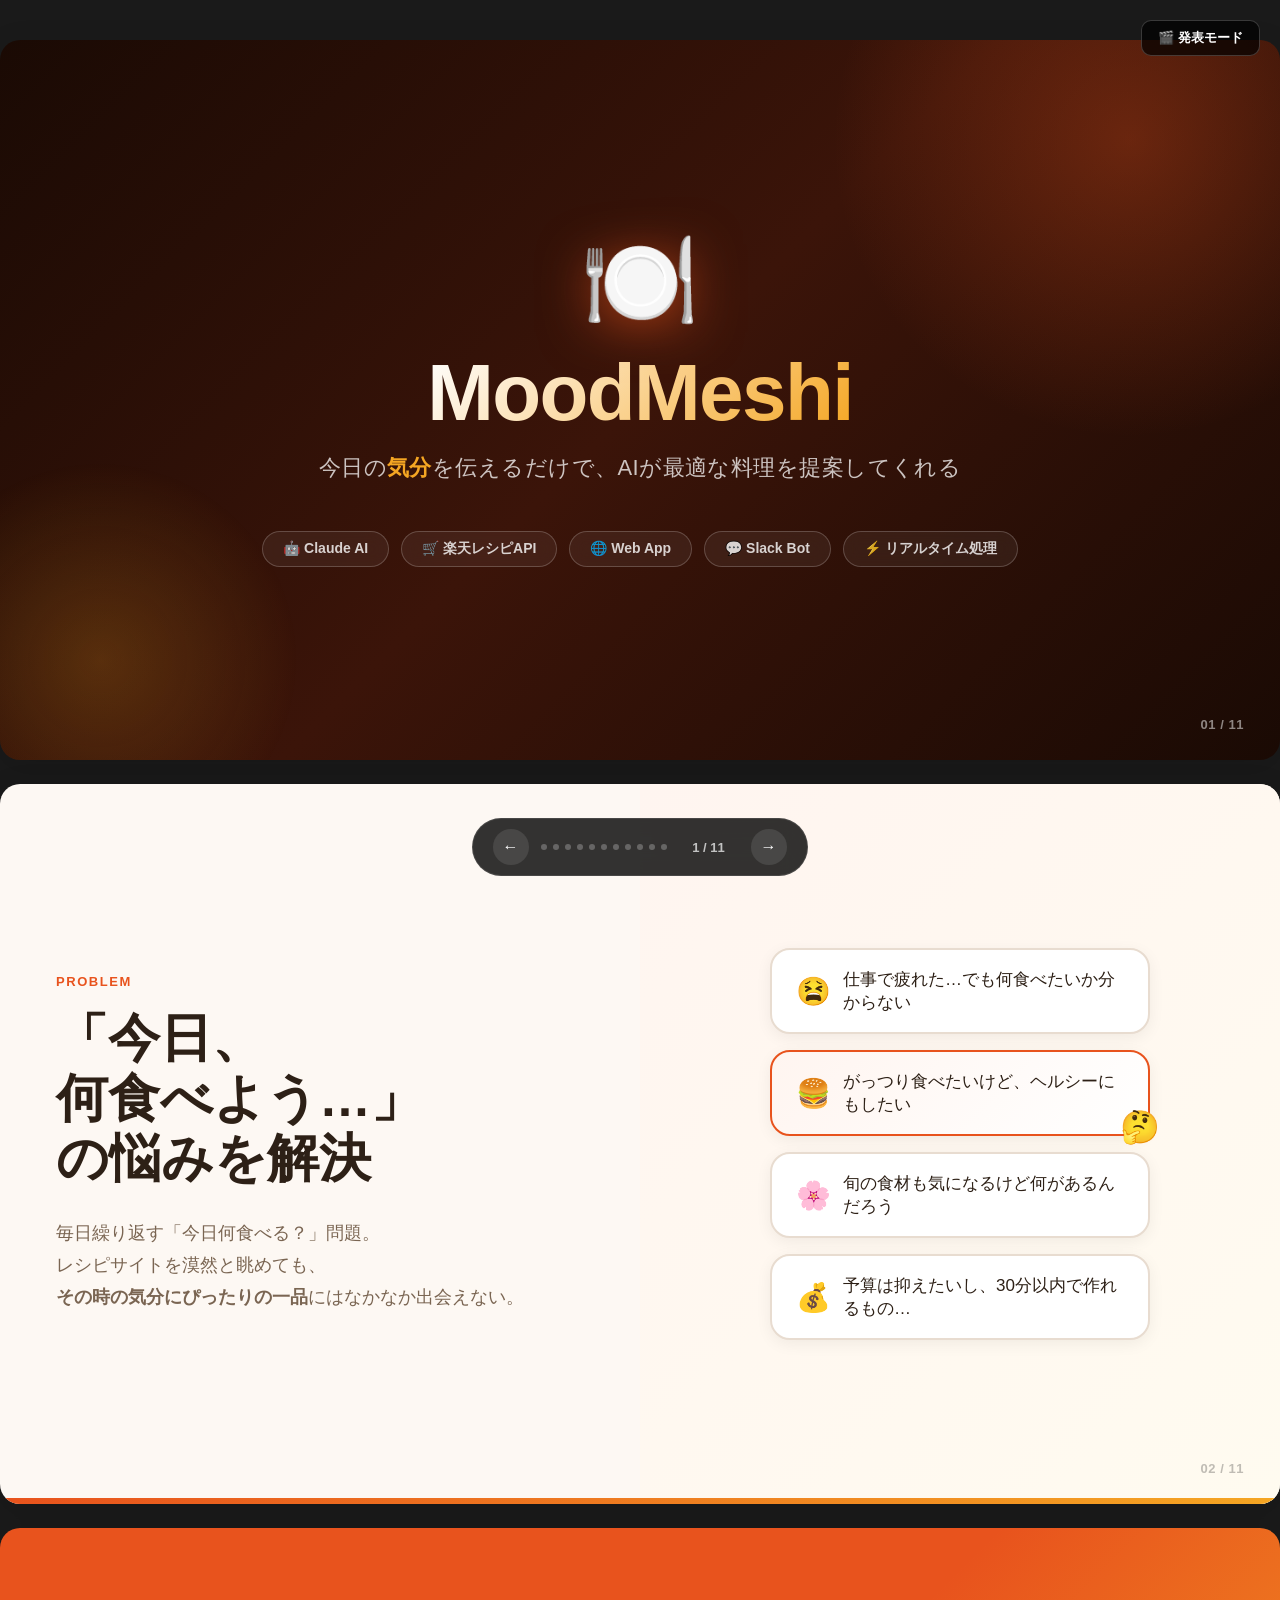
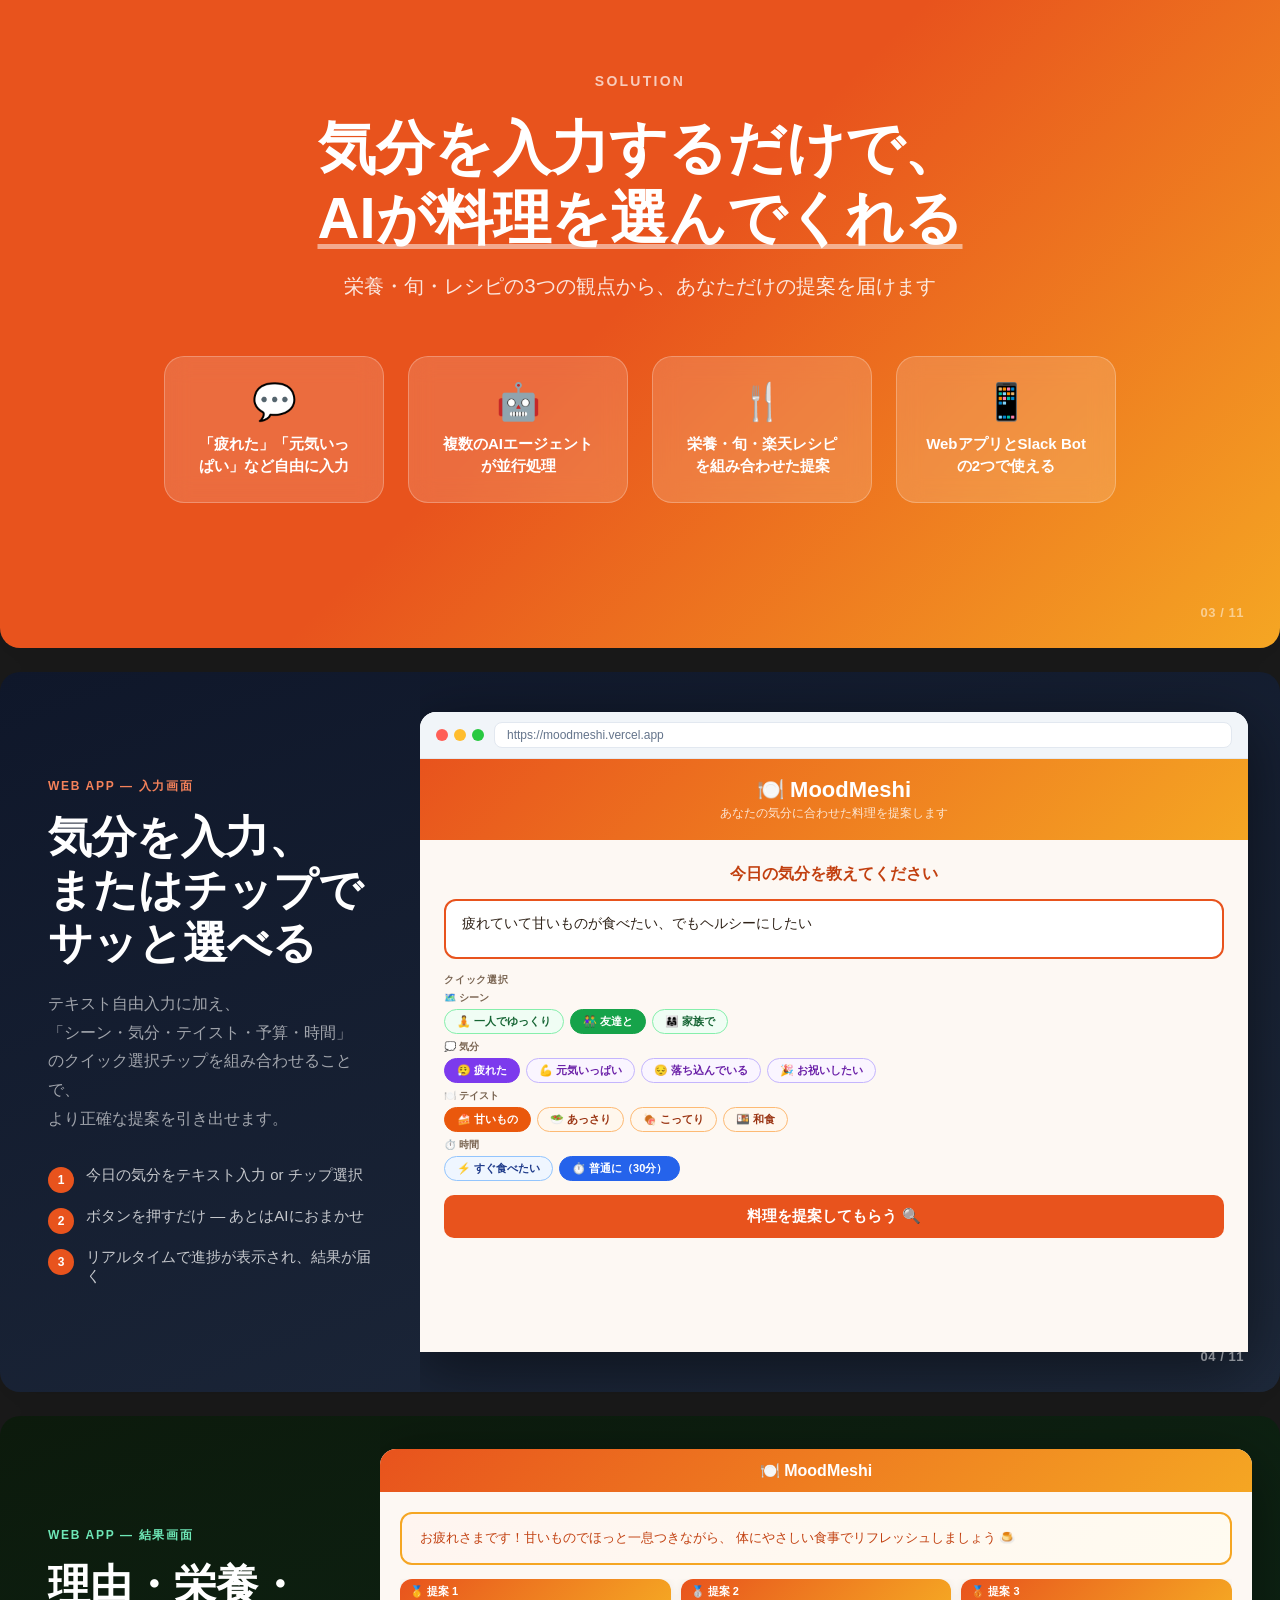
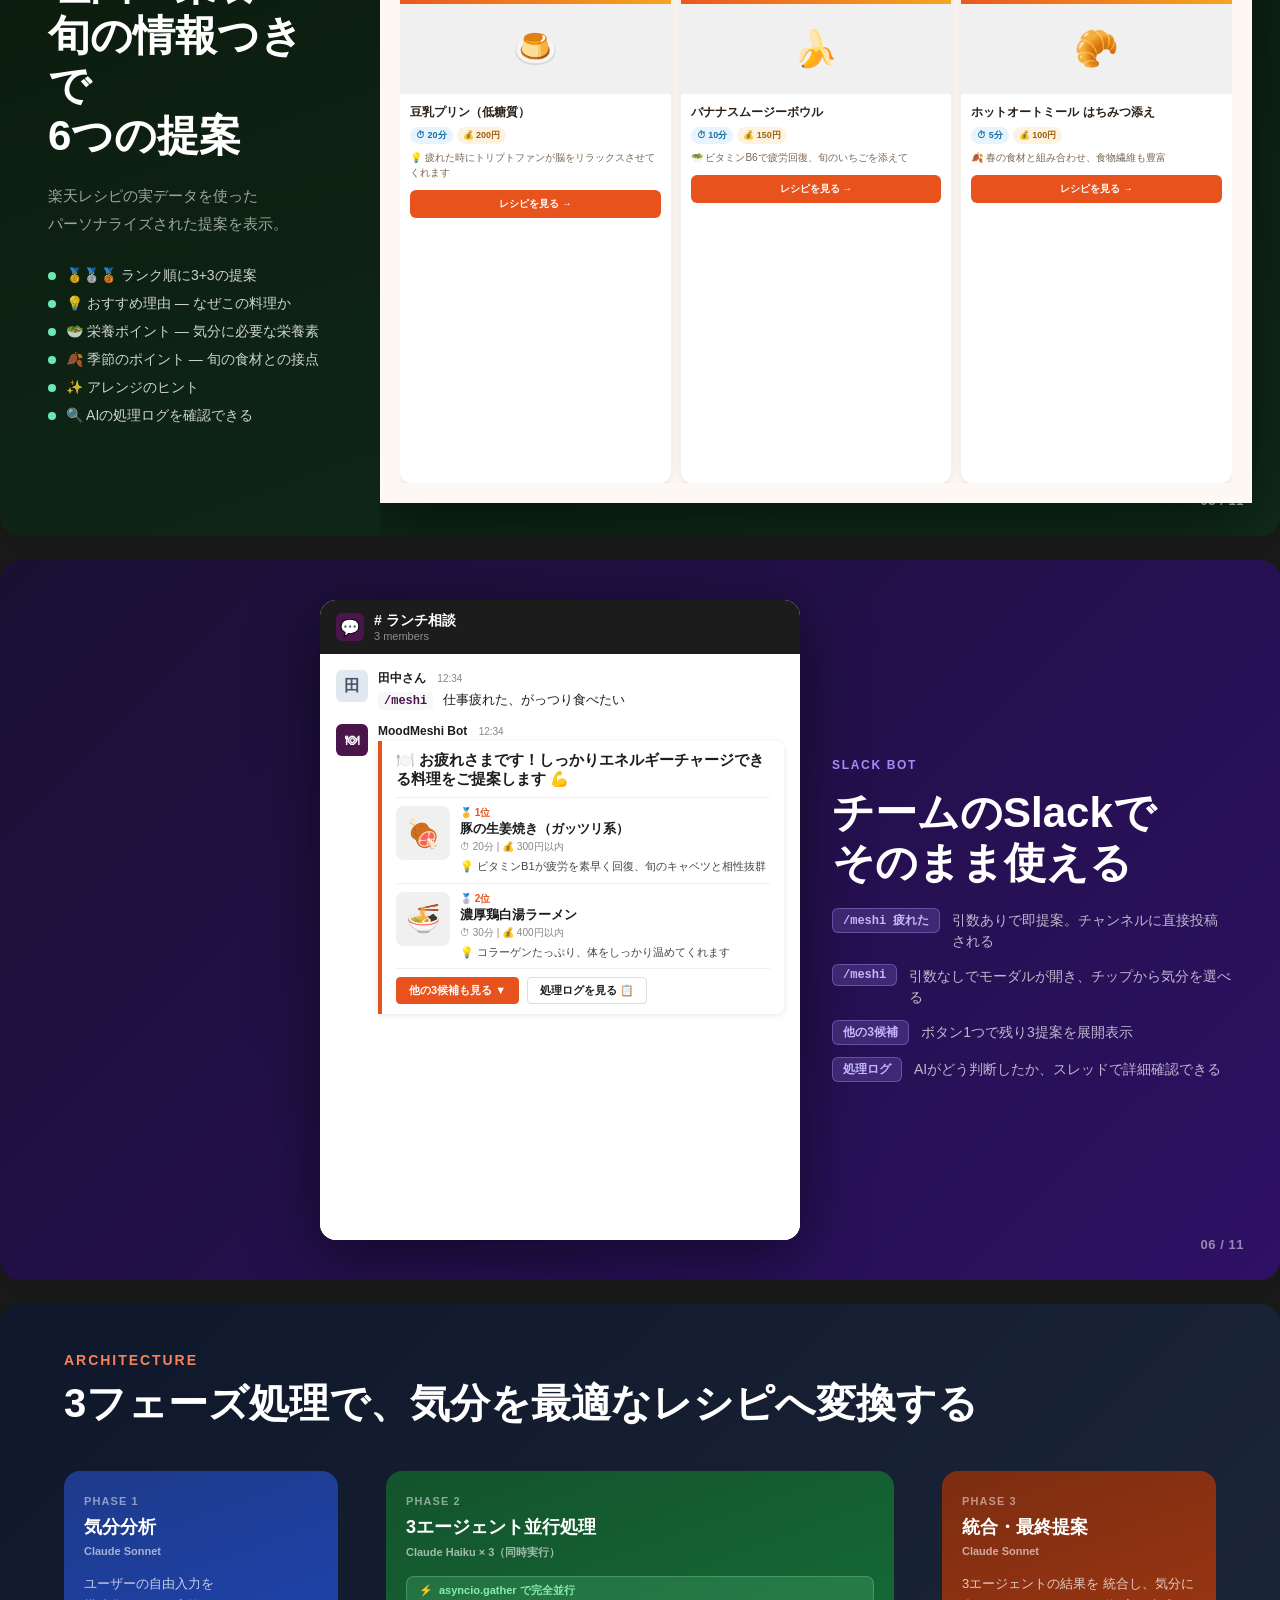
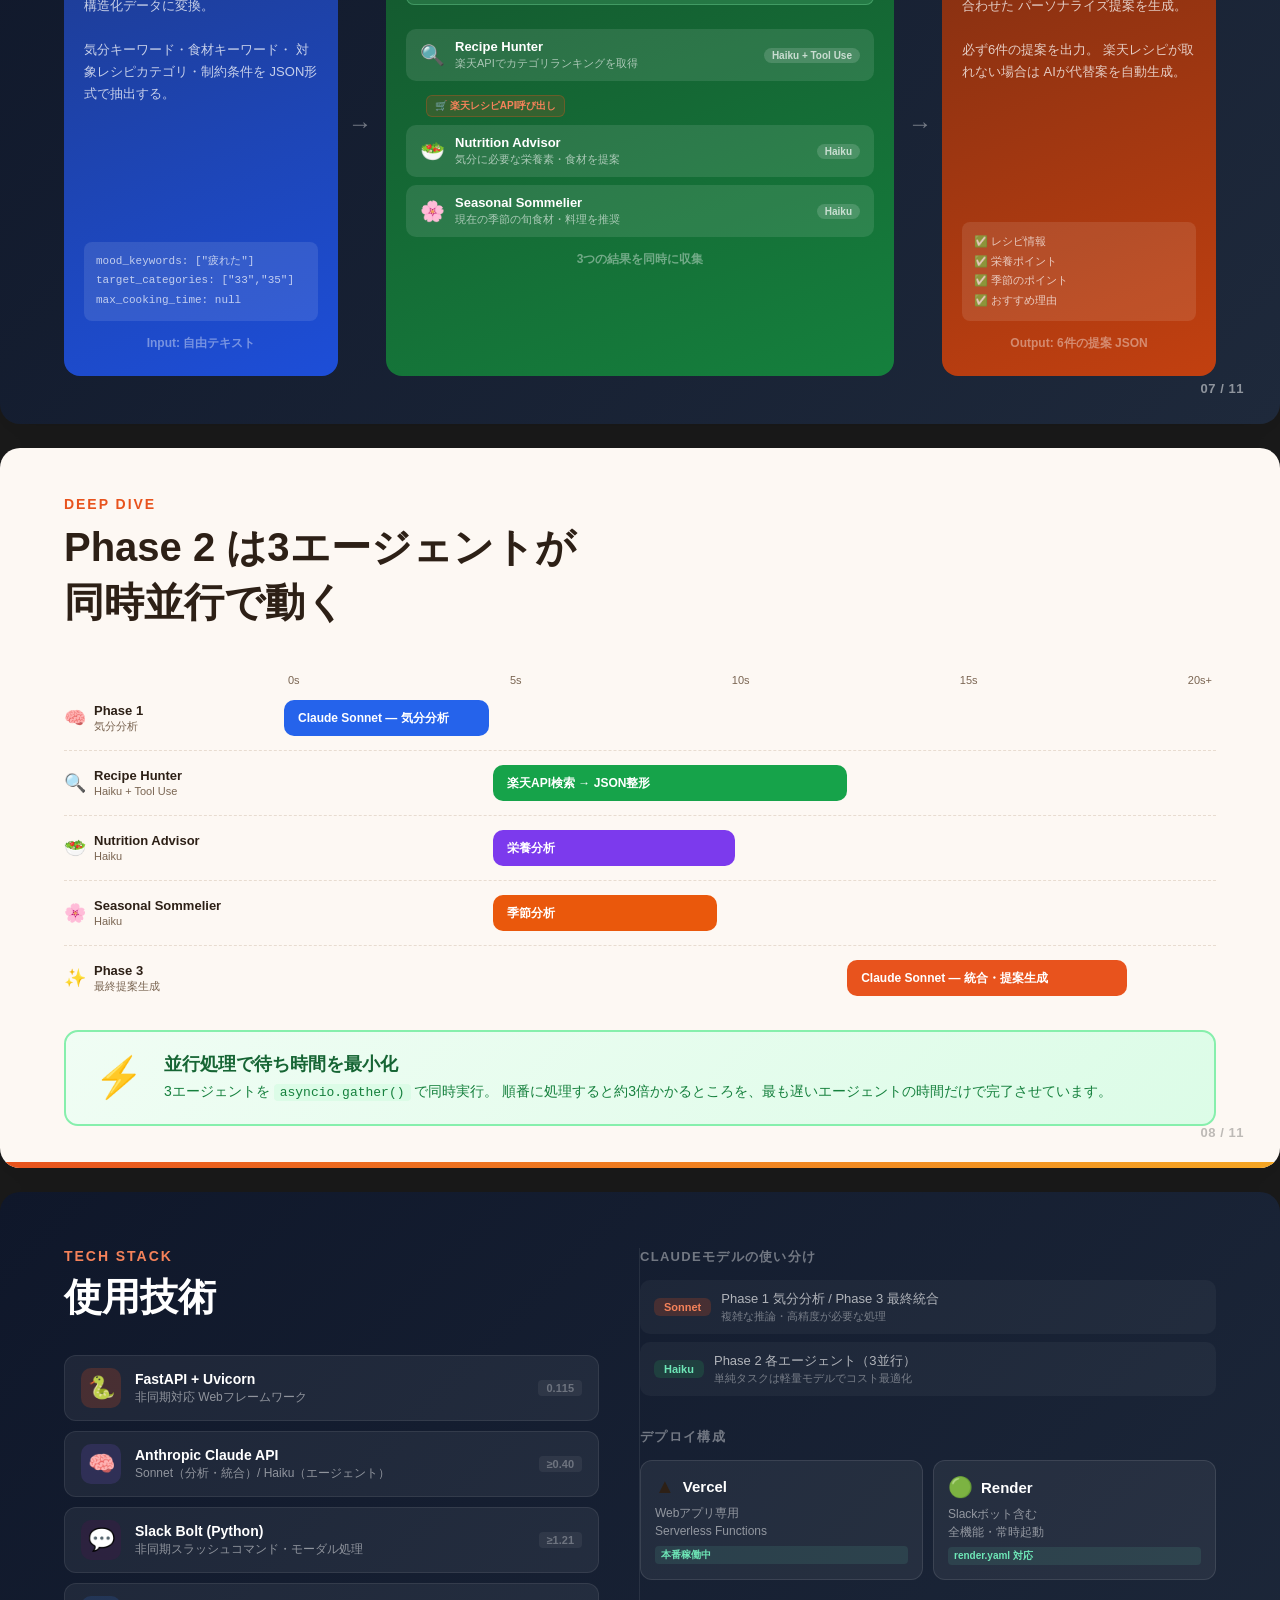
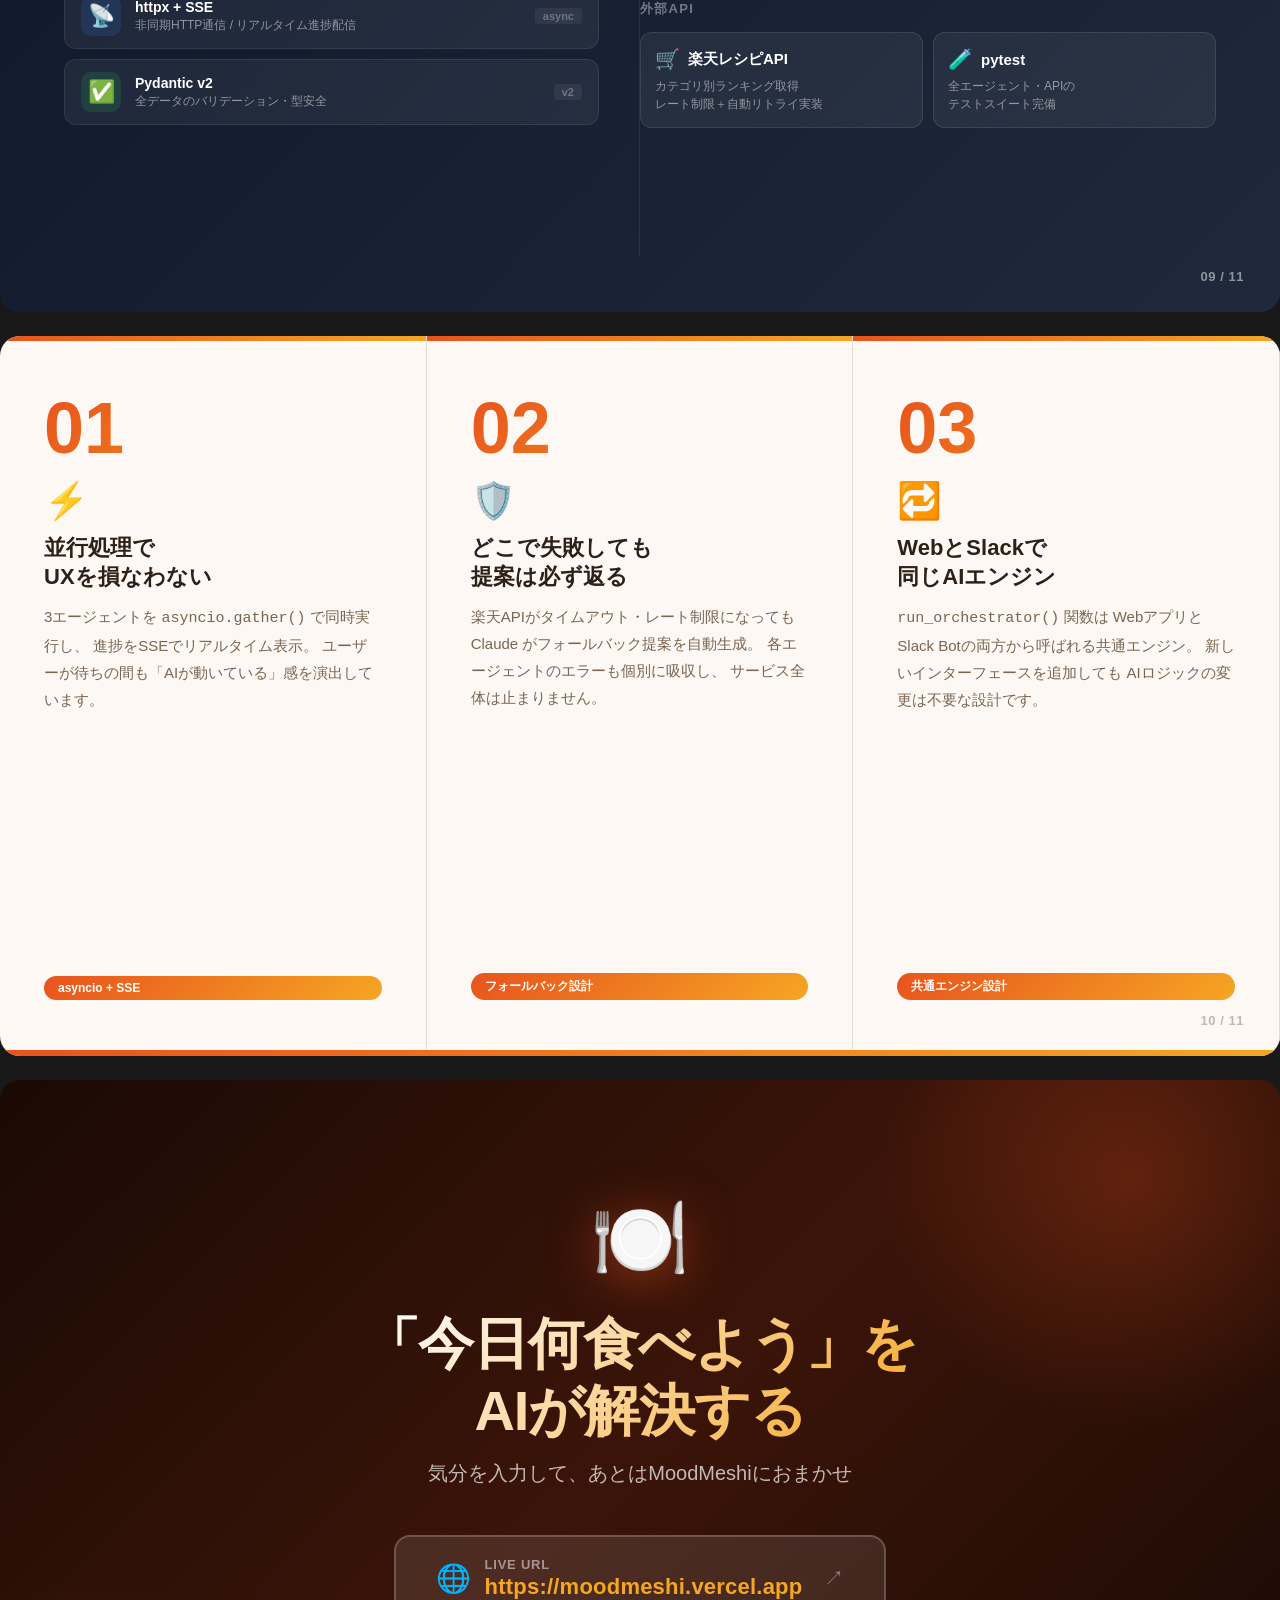
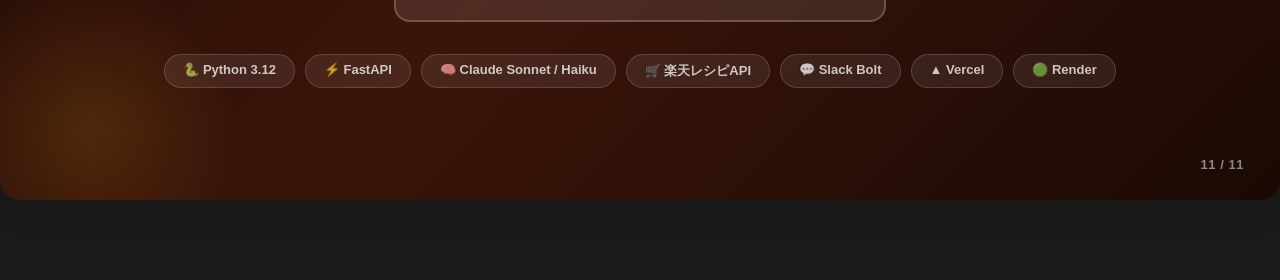
<file: index.html>
<!DOCTYPE html>
<html lang="ja">
<head>
  <meta charset="UTF-8" />
  <meta name="viewport" content="width=device-width, initial-scale=1.0" />
  <title>MoodMeshi — 紹介スライド</title>
  <style>
    /* =====================================================
       DESIGN TOKENS
    ===================================================== */
    :root {
      --c-primary:       #e8531d;
      --c-primary-light: #f5825a;
      --c-primary-dark:  #c24010;
      --c-accent:        #f5a623;
      --c-accent-light:  #fde68a;
      --c-bg:            #fdf8f3;
      --c-surface:       #ffffff;
      --c-text:          #2d2016;
      --c-muted:         #7a6552;
      --c-border:        #e8dcd0;

      /* slide */
      --slide-w: 1280px;
      --slide-h: 720px;

      --font: -apple-system, BlinkMacSystemFont, "Hiragino Sans",
              "Noto Sans JP", "Yu Gothic", sans-serif;
      --radius: 16px;
      --shadow: 0 8px 32px rgba(0,0,0,.12);
    }

    /* =====================================================
       RESET
    ===================================================== */
    *, *::before, *::after { box-sizing: border-box; margin: 0; padding: 0; }
    body {
      font-family: var(--font);
      background: #1a1a1a;
      color: var(--c-text);
      display: flex;
      flex-direction: column;
      align-items: center;
      padding: 40px 20px 80px;
      gap: 24px;
    }

    /* =====================================================
       SLIDE WRAPPER
    ===================================================== */
    .slide {
      width: var(--slide-w);
      height: var(--slide-h);
      background: var(--c-surface);
      border-radius: 20px;
      overflow: hidden;
      box-shadow: var(--shadow);
      position: relative;
      display: flex;
      flex-direction: column;
      flex-shrink: 0;
    }

    /* slide number badge */
    .slide-num {
      position: absolute;
      bottom: 28px;
      right: 36px;
      font-size: 13px;
      font-weight: 600;
      color: rgba(255,255,255,.5);
      letter-spacing: .04em;
      z-index: 10;
    }
    .slide-num.dark { color: rgba(0,0,0,.25); }

    /* branding footer strip */
    .brand-strip {
      position: absolute;
      bottom: 0; left: 0; right: 0;
      height: 6px;
      background: linear-gradient(90deg, var(--c-primary), var(--c-accent));
    }

    /* =====================================================
       GRADIENT HELPERS
    ===================================================== */
    .grad-warm { background: linear-gradient(135deg, #fff5f0 0%, #fffbf0 100%); }
    .grad-hero { background: linear-gradient(135deg, var(--c-primary) 0%, var(--c-accent) 100%); }
    .grad-dark { background: linear-gradient(135deg, #1e1208 0%, #2d1a0e 100%); }
    .grad-slate { background: linear-gradient(135deg, #0f172a 0%, #1e293b 100%); }
    .grad-indigo { background: linear-gradient(135deg, #1e1b4b 0%, #312e81 100%); }

    /* =====================================================
       TYPOGRAPHY UTILITIES
    ===================================================== */
    .text-white  { color: #fff; }
    .text-primary { color: var(--c-primary); }
    .text-muted  { color: var(--c-muted); }
    .fw-900 { font-weight: 900; }
    .fw-700 { font-weight: 700; }
    .fw-500 { font-weight: 500; }

    /* =====================================================
       SLIDE 01 — TITLE
    ===================================================== */
    #s01 {
      background: linear-gradient(135deg, #1a0a04 0%, #3b1409 50%, #1a0a04 100%);
      justify-content: center;
      align-items: center;
      text-align: center;
      padding: 60px;
    }
    #s01 .hero-emoji {
      font-size: 96px;
      line-height: 1;
      margin-bottom: 24px;
      filter: drop-shadow(0 8px 24px rgba(232,83,29,.6));
      animation: float 3s ease-in-out infinite;
    }
    @keyframes float {
      0%,100% { transform: translateY(0); }
      50%      { transform: translateY(-8px); }
    }
    #s01 h1 {
      font-size: 80px;
      font-weight: 900;
      background: linear-gradient(135deg, #fff 0%, var(--c-accent) 100%);
      -webkit-background-clip: text;
      -webkit-text-fill-color: transparent;
      background-clip: text;
      letter-spacing: -.02em;
      line-height: 1;
      margin-bottom: 20px;
    }
    #s01 .tagline {
      font-size: 22px;
      color: rgba(255,255,255,.75);
      font-weight: 500;
      letter-spacing: .02em;
      margin-bottom: 48px;
    }
    #s01 .pill-row {
      display: flex;
      gap: 12px;
      justify-content: center;
      flex-wrap: wrap;
    }
    #s01 .pill {
      padding: 8px 20px;
      border-radius: 999px;
      border: 1.5px solid rgba(255,255,255,.2);
      color: rgba(255,255,255,.8);
      font-size: 14px;
      font-weight: 600;
      backdrop-filter: blur(8px);
      background: rgba(255,255,255,.06);
    }
    /* decorative orbs */
    #s01::before {
      content: '';
      position: absolute;
      width: 600px; height: 600px;
      border-radius: 50%;
      background: radial-gradient(circle, rgba(232,83,29,.3) 0%, transparent 70%);
      top: -200px; right: -150px;
      pointer-events: none;
    }
    #s01::after {
      content: '';
      position: absolute;
      width: 400px; height: 400px;
      border-radius: 50%;
      background: radial-gradient(circle, rgba(245,166,35,.2) 0%, transparent 70%);
      bottom: -100px; left: -100px;
      pointer-events: none;
    }

    /* =====================================================
       SLIDE 02 — PROBLEM
    ===================================================== */
    #s02 {
      background: var(--c-bg);
      display: grid;
      grid-template-columns: 1fr 1fr;
    }
    #s02 .left {
      display: flex;
      flex-direction: column;
      justify-content: center;
      padding: 72px 56px;
    }
    #s02 .label {
      font-size: 13px;
      font-weight: 800;
      letter-spacing: .12em;
      text-transform: uppercase;
      color: var(--c-primary);
      margin-bottom: 20px;
    }
    #s02 h2 {
      font-size: 52px;
      font-weight: 900;
      line-height: 1.15;
      color: var(--c-text);
      margin-bottom: 28px;
    }
    #s02 .body-text {
      font-size: 18px;
      line-height: 1.8;
      color: var(--c-muted);
    }
    #s02 .right {
      display: flex;
      align-items: center;
      justify-content: center;
      background: linear-gradient(135deg, #fff5f0, #fffbf0);
      padding: 48px;
    }
    .thought-bubbles {
      display: flex;
      flex-direction: column;
      gap: 16px;
      width: 100%;
      max-width: 380px;
    }
    .thought {
      background: #fff;
      border: 2px solid var(--c-border);
      border-radius: 20px;
      padding: 18px 24px;
      font-size: 17px;
      color: var(--c-text);
      box-shadow: 0 4px 16px rgba(0,0,0,.06);
      position: relative;
      display: flex;
      align-items: center;
      gap: 12px;
    }
    .thought .t-emoji { font-size: 28px; flex-shrink: 0; }
    .thought.highlight {
      border-color: var(--c-primary);
      background: linear-gradient(135deg, #fff5f0, #fff);
    }
    .thought .question-mark {
      position: absolute;
      right: -12px; bottom: -12px;
      font-size: 32px;
    }

    /* =====================================================
       SLIDE 03 — WHAT IS
    ===================================================== */
    #s03 {
      background: linear-gradient(135deg, var(--c-primary) 0%, #e8531d 50%, var(--c-accent) 100%);
      display: flex;
      flex-direction: column;
      justify-content: center;
      align-items: center;
      text-align: center;
      padding: 60px;
    }
    #s03 .eyebrow {
      font-size: 14px;
      font-weight: 800;
      letter-spacing: .16em;
      text-transform: uppercase;
      color: rgba(255,255,255,.7);
      margin-bottom: 24px;
    }
    #s03 h2 {
      font-size: 58px;
      font-weight: 900;
      color: #fff;
      line-height: 1.2;
      margin-bottom: 20px;
      max-width: 900px;
    }
    #s03 h2 em {
      font-style: normal;
      text-decoration: underline;
      text-decoration-color: rgba(255,255,255,.5);
      text-underline-offset: 6px;
    }
    #s03 .sub {
      font-size: 20px;
      color: rgba(255,255,255,.85);
      margin-bottom: 56px;
      font-weight: 500;
    }
    #s03 .feature-row {
      display: flex;
      gap: 24px;
    }
    #s03 .feat {
      background: rgba(255,255,255,.15);
      backdrop-filter: blur(12px);
      border: 1px solid rgba(255,255,255,.25);
      border-radius: 20px;
      padding: 24px 28px;
      text-align: center;
      width: 220px;
    }
    #s03 .feat .feat-icon { font-size: 36px; margin-bottom: 10px; }
    #s03 .feat .feat-text { font-size: 15px; font-weight: 700; color: #fff; line-height: 1.5; }

    /* =====================================================
       SLIDE 04 — WEB APP UI MOCKUP
    ===================================================== */
    #s04 {
      background: linear-gradient(160deg, #0f172a 0%, #1e293b 100%);
      display: grid;
      grid-template-columns: 420px 1fr;
      overflow: hidden;
    }
    #s04 .left {
      display: flex;
      flex-direction: column;
      justify-content: center;
      padding: 60px 48px;
      z-index: 2;
    }
    #s04 .eyebrow {
      font-size: 12px;
      font-weight: 800;
      letter-spacing: .14em;
      text-transform: uppercase;
      color: var(--c-primary-light);
      margin-bottom: 16px;
    }
    #s04 h2 {
      font-size: 44px;
      font-weight: 900;
      color: #fff;
      line-height: 1.2;
      margin-bottom: 20px;
    }
    #s04 .desc {
      font-size: 16px;
      line-height: 1.8;
      color: rgba(255,255,255,.6);
      margin-bottom: 32px;
    }
    #s04 .step-list {
      display: flex;
      flex-direction: column;
      gap: 14px;
      list-style: none;
    }
    #s04 .step-list li {
      display: flex;
      align-items: flex-start;
      gap: 12px;
      font-size: 15px;
      color: rgba(255,255,255,.75);
    }
    #s04 .step-list .num {
      width: 26px; height: 26px;
      border-radius: 50%;
      background: var(--c-primary);
      color: #fff;
      font-size: 12px;
      font-weight: 800;
      display: flex; align-items: center; justify-content: center;
      flex-shrink: 0;
      margin-top: 1px;
    }

    /* Browser mockup */
    #s04 .right {
      display: flex;
      align-items: center;
      justify-content: flex-start;
      padding: 32px 32px 32px 0;
      overflow: hidden;
    }
    .browser-mock {
      background: #fff;
      border-radius: 16px 16px 0 0;
      box-shadow: 0 16px 64px rgba(0,0,0,.5);
      width: 100%;
      overflow: hidden;
      height: 640px;
      display: flex;
      flex-direction: column;
    }
    .browser-bar {
      background: #f1f5f9;
      padding: 10px 16px;
      display: flex;
      align-items: center;
      gap: 10px;
      flex-shrink: 0;
      border-bottom: 1px solid #e2e8f0;
    }
    .browser-dots { display: flex; gap: 6px; }
    .browser-dots span {
      width: 12px; height: 12px; border-radius: 50%;
    }
    .browser-dots .d1 { background: #ff5f57; }
    .browser-dots .d2 { background: #ffbd2e; }
    .browser-dots .d3 { background: #28c940; }
    .browser-url {
      flex: 1;
      background: #fff;
      border-radius: 8px;
      padding: 5px 12px;
      font-size: 12px;
      color: #64748b;
      border: 1px solid #e2e8f0;
    }
    .browser-body {
      flex: 1;
      overflow: hidden;
      display: flex;
      flex-direction: column;
    }
    /* mock site header */
    .mock-header {
      background: linear-gradient(135deg, var(--c-primary), var(--c-accent));
      padding: 18px 24px;
      text-align: center;
    }
    .mock-header .mock-logo {
      font-size: 22px;
      font-weight: 900;
      color: #fff;
    }
    .mock-header .mock-tag {
      font-size: 12px;
      color: rgba(255,255,255,.8);
      margin-top: 2px;
    }
    .mock-body {
      flex: 1;
      background: var(--c-bg);
      padding: 24px;
      display: flex;
      flex-direction: column;
      gap: 14px;
      overflow: hidden;
    }
    .mock-section-title {
      font-size: 16px;
      font-weight: 700;
      color: var(--c-primary-dark);
      text-align: center;
    }
    .mock-textarea {
      width: 100%;
      background: #fff;
      border: 2px solid var(--c-primary);
      border-radius: 12px;
      padding: 12px 16px;
      font-size: 14px;
      color: var(--c-text);
      resize: none;
      height: 60px;
      line-height: 1.5;
    }
    .mock-chips-label {
      font-size: 10px;
      font-weight: 800;
      text-transform: uppercase;
      letter-spacing: .08em;
      color: var(--c-muted);
      margin-bottom: 4px;
    }
    .mock-chips {
      display: flex;
      flex-wrap: wrap;
      gap: 6px;
    }
    .mock-chip {
      padding: 4px 12px;
      border-radius: 999px;
      font-size: 11px;
      font-weight: 600;
      white-space: nowrap;
    }
    .chip-scene    { background: #f0fdf4; border: 1.5px solid #86efac; color: #166534; }
    .chip-mood     { background: #faf5ff; border: 1.5px solid #c4b5fd; color: #6b21a8; }
    .chip-selected { background: #7c3aed; border-color: #7c3aed; color: #fff; }
    .chip-taste    { background: #fff7ed; border: 1.5px solid #fdba74; color: #9a3412; }
    .chip-tsel     { background: #ea580c; border-color: #ea580c; color: #fff; }
    .chip-budget   { background: #fefce8; border: 1.5px solid #fde047; color: #854d0e; }
    .chip-time     { background: #eff6ff; border: 1.5px solid #93c5fd; color: #1e3a8a; }
    .mock-submit {
      background: var(--c-primary);
      color: #fff;
      border-radius: 10px;
      padding: 12px;
      text-align: center;
      font-size: 15px;
      font-weight: 700;
    }

    /* =====================================================
       SLIDE 05 — RESULT UI MOCKUP
    ===================================================== */
    #s05 {
      background: linear-gradient(160deg, #0c1a0c 0%, #0f2b1a 100%);
      display: grid;
      grid-template-columns: 380px 1fr;
      overflow: hidden;
    }
    #s05 .left {
      display: flex;
      flex-direction: column;
      justify-content: center;
      padding: 60px 48px;
      z-index: 2;
    }
    #s05 .eyebrow {
      font-size: 12px;
      font-weight: 800;
      letter-spacing: .14em;
      text-transform: uppercase;
      color: #6ee7b7;
      margin-bottom: 16px;
    }
    #s05 h2 {
      font-size: 42px;
      font-weight: 900;
      color: #fff;
      line-height: 1.2;
      margin-bottom: 20px;
    }
    #s05 .desc {
      font-size: 15px;
      line-height: 1.9;
      color: rgba(255,255,255,.6);
    }
    #s05 .badge-row {
      display: flex;
      flex-direction: column;
      gap: 10px;
      margin-top: 28px;
    }
    #s05 .badge {
      display: flex;
      align-items: center;
      gap: 10px;
      font-size: 14px;
      color: rgba(255,255,255,.8);
    }
    #s05 .badge .dot {
      width: 8px; height: 8px;
      border-radius: 50%;
      background: #6ee7b7;
      flex-shrink: 0;
    }
    #s05 .right {
      display: flex;
      align-items: center;
      justify-content: flex-start;
      padding: 28px 28px 28px 0;
      overflow: hidden;
    }
    /* result mock */
    .result-mock {
      background: var(--c-bg);
      border-radius: 16px 16px 0 0;
      box-shadow: 0 16px 64px rgba(0,0,0,.5);
      width: 100%;
      height: 654px;
      display: flex;
      flex-direction: column;
      overflow: hidden;
    }
    .result-mock-header {
      background: linear-gradient(135deg, var(--c-primary), var(--c-accent));
      padding: 12px 20px;
      text-align: center;
    }
    .result-mock-header span {
      font-size: 16px;
      font-weight: 900;
      color: #fff;
    }
    .result-mock-body {
      flex: 1;
      padding: 20px;
      overflow: hidden;
      display: flex;
      flex-direction: column;
      gap: 14px;
    }
    .greeting-box {
      background: linear-gradient(135deg, #fff5f0, #fffbf0);
      border: 2px solid var(--c-accent);
      border-radius: 12px;
      padding: 14px 18px;
      font-size: 13px;
      color: var(--c-primary-dark);
      font-weight: 500;
      line-height: 1.6;
    }
    .cards-row {
      display: grid;
      grid-template-columns: repeat(3, 1fr);
      gap: 10px;
      flex: 1;
      overflow: hidden;
    }
    .recipe-card-mock {
      background: #fff;
      border-radius: 12px;
      overflow: hidden;
      box-shadow: 0 2px 12px rgba(0,0,0,.08);
      display: flex;
      flex-direction: column;
    }
    .card-rank-bar {
      background: linear-gradient(135deg, var(--c-primary), var(--c-accent));
      color: #fff;
      font-size: 11px;
      font-weight: 700;
      padding: 5px 10px;
    }
    .card-img {
      width: 100%; height: 90px;
      object-fit: cover;
      background: #f0f0f0;
      display: flex;
      align-items: center;
      justify-content: center;
      font-size: 36px;
    }
    .card-content {
      padding: 10px;
      display: flex;
      flex-direction: column;
      gap: 6px;
    }
    .card-title {
      font-size: 12px;
      font-weight: 700;
      color: var(--c-text);
      line-height: 1.4;
    }
    .card-meta {
      display: flex;
      gap: 4px;
    }
    .card-badge {
      font-size: 9px;
      padding: 2px 6px;
      border-radius: 999px;
      font-weight: 600;
    }
    .cb-time { background: #e8f4fd; color: #1a6fa3; }
    .cb-cost { background: #fef3e0; color: #a06010; }
    .card-reason {
      font-size: 10px;
      color: var(--c-muted);
      line-height: 1.5;
    }
    .card-btn {
      background: var(--c-primary);
      color: #fff;
      text-align: center;
      font-size: 10px;
      font-weight: 700;
      padding: 7px;
      margin: 0 10px 10px;
      border-radius: 6px;
    }

    /* =====================================================
       SLIDE 06 — SLACK BOT
    ===================================================== */
    #s06 {
      background: linear-gradient(135deg, #1a1033 0%, #2e1065 100%);
      display: grid;
      grid-template-columns: 1fr 480px;
      overflow: hidden;
    }
    #s06 .left {
      display: flex;
      align-items: center;
      justify-content: flex-end;
      padding: 40px 0 40px 40px;
    }
    /* Slack mock */
    .slack-mock {
      background: #fff;
      border-radius: 16px;
      box-shadow: 0 16px 64px rgba(0,0,0,.5);
      width: 480px;
      overflow: hidden;
      display: flex;
      flex-direction: column;
      height: 640px;
    }
    .slack-header {
      background: #1d1c1d;
      padding: 12px 16px;
      display: flex;
      align-items: center;
      gap: 10px;
    }
    .slack-header .sh-icon {
      width: 28px; height: 28px;
      background: #4a154b;
      border-radius: 6px;
      display: flex; align-items: center; justify-content: center;
      font-size: 16px;
    }
    .slack-header .sh-name {
      font-size: 14px;
      font-weight: 700;
      color: #fff;
    }
    .slack-header .sh-sub {
      font-size: 11px;
      color: rgba(255,255,255,.5);
    }
    .slack-body {
      flex: 1;
      background: #fff;
      padding: 16px;
      display: flex;
      flex-direction: column;
      gap: 14px;
      overflow: hidden;
    }
    /* chat messages */
    .slack-msg {
      display: flex;
      gap: 10px;
      align-items: flex-start;
    }
    .slack-avatar {
      width: 32px; height: 32px;
      border-radius: 6px;
      flex-shrink: 0;
      display: flex; align-items: center; justify-content: center;
      font-size: 18px;
      font-weight: 700;
    }
    .av-user { background: #e2e8f0; }
    .av-bot  { background: #4a154b; color: #fff; font-size: 14px; }
    .slack-msg-content { flex: 1; }
    .slack-msg-name {
      font-size: 12px;
      font-weight: 700;
      color: #1d1c1d;
      margin-bottom: 3px;
    }
    .slack-msg-name .time { font-size: 10px; font-weight: 400; color: #868686; margin-left: 8px; }
    .slack-msg-text {
      font-size: 13px;
      color: #1d1c1d;
      line-height: 1.5;
    }
    .slack-command {
      background: #f7f7f7;
      border-radius: 4px;
      padding: 2px 6px;
      font-family: monospace;
      font-size: 12px;
      color: #4a154b;
      font-weight: 700;
    }
    /* bot result card in slack */
    .slack-card {
      background: #fff;
      border-left: 4px solid var(--c-primary);
      border-radius: 0 8px 8px 0;
      padding: 10px 14px;
      box-shadow: 0 1px 6px rgba(0,0,0,.1);
      display: flex;
      flex-direction: column;
      gap: 8px;
    }
    .slack-card-title {
      font-size: 15px;
      font-weight: 900;
      color: #1d1c1d;
    }
    .slack-divider { height: 1px; background: #f0f0f0; }
    .slack-meal {
      display: flex;
      gap: 10px;
      align-items: flex-start;
    }
    .slack-meal-img {
      width: 54px; height: 54px;
      border-radius: 8px;
      background: #f0f0f0;
      font-size: 28px;
      display: flex; align-items: center; justify-content: center;
      flex-shrink: 0;
    }
    .slack-meal-info { flex: 1; }
    .slack-meal-rank { font-size: 10px; font-weight: 800; color: var(--c-primary); }
    .slack-meal-name { font-size: 13px; font-weight: 700; color: #1d1c1d; line-height: 1.4; }
    .slack-meal-meta { font-size: 10px; color: #868686; margin-top: 2px; }
    .slack-meal-reason { font-size: 11px; color: #444; margin-top: 4px; line-height: 1.5; }
    .slack-actions {
      display: flex;
      gap: 8px;
      flex-wrap: wrap;
    }
    .slack-btn {
      padding: 5px 12px;
      border: 1.5px solid #ddd;
      border-radius: 4px;
      font-size: 11px;
      font-weight: 600;
      color: #1d1c1d;
      background: #fff;
    }
    .slack-btn.primary {
      background: var(--c-primary);
      border-color: var(--c-primary);
      color: #fff;
    }
    #s06 .right {
      display: flex;
      flex-direction: column;
      justify-content: center;
      padding: 60px 48px 60px 32px;
    }
    #s06 .eyebrow {
      font-size: 12px;
      font-weight: 800;
      letter-spacing: .14em;
      text-transform: uppercase;
      color: #a78bfa;
      margin-bottom: 16px;
    }
    #s06 h2 {
      font-size: 42px;
      font-weight: 900;
      color: #fff;
      line-height: 1.2;
      margin-bottom: 20px;
    }
    .cmd-list {
      display: flex;
      flex-direction: column;
      gap: 12px;
      list-style: none;
    }
    .cmd-list li {
      display: flex;
      gap: 12px;
      align-items: flex-start;
    }
    .cmd-list .cmd-tag {
      background: rgba(167,139,250,.2);
      border: 1px solid rgba(167,139,250,.4);
      border-radius: 6px;
      padding: 3px 10px;
      font-size: 12px;
      font-weight: 700;
      font-family: monospace;
      color: #c4b5fd;
      white-space: nowrap;
      flex-shrink: 0;
    }
    .cmd-list .cmd-desc {
      font-size: 14px;
      color: rgba(255,255,255,.7);
      line-height: 1.5;
      padding-top: 2px;
    }

    /* =====================================================
       SLIDE 07 — 3-PHASE ARCHITECTURE
    ===================================================== */
    #s07 {
      background: linear-gradient(135deg, #0f172a 0%, #1e293b 100%);
      display: flex;
      flex-direction: column;
      padding: 48px 64px;
    }
    #s07 .slide-title {
      font-size: 14px;
      font-weight: 800;
      letter-spacing: .14em;
      text-transform: uppercase;
      color: var(--c-primary-light);
      margin-bottom: 8px;
    }
    #s07 h2 {
      font-size: 40px;
      font-weight: 900;
      color: #fff;
      margin-bottom: 40px;
    }
    /* flow diagram */
    .phase-flow {
      display: flex;
      align-items: stretch;
      gap: 0;
      flex: 1;
    }
    .phase-box {
      flex: 1;
      border-radius: 16px;
      padding: 24px 20px;
      display: flex;
      flex-direction: column;
      position: relative;
    }
    .phase-box.ph1 { background: linear-gradient(160deg, #1e3a8a, #1d4ed8); }
    .phase-box.ph2 { background: linear-gradient(160deg, #14532d, #15803d); flex: 2; margin: 0 4px; }
    .phase-box.ph3 { background: linear-gradient(160deg, #7c2d12, #c24010); }
    .phase-arrow {
      width: 44px;
      display: flex;
      align-items: center;
      justify-content: center;
      flex-shrink: 0;
      color: rgba(255,255,255,.4);
      font-size: 24px;
    }
    .ph-number {
      font-size: 11px;
      font-weight: 800;
      letter-spacing: .1em;
      text-transform: uppercase;
      color: rgba(255,255,255,.5);
      margin-bottom: 8px;
    }
    .ph-title {
      font-size: 18px;
      font-weight: 900;
      color: #fff;
      margin-bottom: 6px;
    }
    .ph-model {
      font-size: 11px;
      font-weight: 600;
      color: rgba(255,255,255,.6);
      margin-bottom: 16px;
    }
    .ph-desc {
      font-size: 13px;
      color: rgba(255,255,255,.75);
      line-height: 1.7;
      flex: 1;
    }
    /* phase 2 internal agents */
    .ph2-agents {
      display: flex;
      flex-direction: column;
      gap: 8px;
      margin-top: 12px;
    }
    .agent-row {
      background: rgba(255,255,255,.1);
      border-radius: 10px;
      padding: 10px 14px;
      display: flex;
      align-items: center;
      gap: 10px;
    }
    .agent-row .ag-icon { font-size: 20px; flex-shrink: 0; }
    .agent-row .ag-info { flex: 1; }
    .agent-row .ag-name { font-size: 13px; font-weight: 700; color: #fff; }
    .agent-row .ag-desc { font-size: 11px; color: rgba(255,255,255,.6); margin-top: 2px; }
    .agent-row .ag-model {
      font-size: 10px;
      font-weight: 600;
      background: rgba(255,255,255,.15);
      border-radius: 999px;
      padding: 2px 8px;
      color: rgba(255,255,255,.7);
      flex-shrink: 0;
    }
    /* parallel badge */
    .parallel-badge {
      background: rgba(134,239,172,.15);
      border: 1px solid rgba(134,239,172,.3);
      border-radius: 8px;
      padding: 6px 12px;
      font-size: 11px;
      font-weight: 700;
      color: #86efac;
      margin-bottom: 12px;
      display: inline-flex;
      align-items: center;
      gap: 6px;
    }
    /* input/output labels */
    .io-label {
      text-align: center;
      margin-top: 14px;
      font-size: 12px;
      color: rgba(255,255,255,.4);
      font-weight: 600;
    }
    /* rakuten api badge */
    .rakuten-badge {
      background: rgba(232,83,29,.15);
      border: 1px solid rgba(232,83,29,.3);
      border-radius: 6px;
      padding: 3px 8px;
      font-size: 10px;
      font-weight: 700;
      color: var(--c-primary-light);
      margin-top: 6px;
      display: inline-block;
    }

    /* =====================================================
       SLIDE 08 — PARALLEL PROCESSING
    ===================================================== */
    #s08 {
      background: var(--c-bg);
      display: flex;
      flex-direction: column;
      padding: 48px 64px;
    }
    #s08 .slide-title {
      font-size: 14px;
      font-weight: 800;
      letter-spacing: .14em;
      text-transform: uppercase;
      color: var(--c-primary);
      margin-bottom: 8px;
    }
    #s08 h2 {
      font-size: 40px;
      font-weight: 900;
      color: var(--c-text);
      margin-bottom: 36px;
    }
    /* timeline */
    .timeline-wrap {
      flex: 1;
      display: flex;
      flex-direction: column;
      gap: 0;
    }
    .tl-row {
      display: grid;
      grid-template-columns: 200px 1fr;
      align-items: center;
      gap: 20px;
      padding: 10px 0;
    }
    .tl-row + .tl-row {
      border-top: 1px dashed var(--c-border);
    }
    .tl-label {
      font-size: 13px;
      font-weight: 700;
      color: var(--c-text);
      display: flex;
      align-items: center;
      gap: 8px;
    }
    .tl-label .tl-icon { font-size: 18px; }
    .tl-bar-wrap {
      display: flex;
      align-items: center;
      gap: 0;
      height: 44px;
    }
    .tl-bar {
      height: 36px;
      border-radius: 10px;
      display: flex;
      align-items: center;
      padding: 0 14px;
      font-size: 12px;
      font-weight: 700;
      color: #fff;
      white-space: nowrap;
      position: relative;
    }
    .tl-bar.b-ph1  { background: #2563eb; }
    .tl-bar.b-ph2r { background: #16a34a; }
    .tl-bar.b-ph2n { background: #7c3aed; }
    .tl-bar.b-ph2s { background: #ea580c; }
    .tl-bar.b-ph3  { background: var(--c-primary); }
    .tl-spacer { flex-shrink: 0; }
    /* highlight box */
    .parallel-highlight {
      background: linear-gradient(135deg, #f0fdf4, #dcfce7);
      border: 2px solid #86efac;
      border-radius: 14px;
      padding: 20px 28px;
      margin-top: 20px;
      display: flex;
      align-items: center;
      gap: 20px;
    }
    .parallel-highlight .ph-big { font-size: 40px; }
    .parallel-highlight .ph-text { flex: 1; }
    .parallel-highlight .ph-head {
      font-size: 18px;
      font-weight: 800;
      color: #166534;
      margin-bottom: 4px;
    }
    .parallel-highlight .ph-sub {
      font-size: 14px;
      color: #15803d;
      line-height: 1.6;
    }
    /* time axis */
    .tl-axis {
      display: grid;
      grid-template-columns: 200px 1fr;
      gap: 20px;
      margin-top: 8px;
    }
    .tl-axis-bar {
      display: flex;
      justify-content: space-between;
      padding: 0 4px;
    }
    .tl-axis-bar span {
      font-size: 11px;
      color: var(--c-muted);
    }

    /* =====================================================
       SLIDE 09 — TECH STACK
    ===================================================== */
    #s09 {
      background: linear-gradient(135deg, #0f172a 0%, #1e293b 100%);
      display: grid;
      grid-template-columns: 1fr 1fr;
      gap: 0;
      padding: 56px 64px;
    }
    #s09 .col {
      display: flex;
      flex-direction: column;
    }
    #s09 .col:first-child {
      padding-right: 40px;
      border-right: 1px solid rgba(255,255,255,.08);
    }
    #s09 .col:last-child {
      padding-left: 40px;
    }
    #s09 .slide-title {
      font-size: 14px;
      font-weight: 800;
      letter-spacing: .14em;
      text-transform: uppercase;
      color: var(--c-primary-light);
      margin-bottom: 8px;
    }
    #s09 h2 {
      font-size: 38px;
      font-weight: 900;
      color: #fff;
      margin-bottom: 32px;
    }
    .tech-grid {
      display: flex;
      flex-direction: column;
      gap: 10px;
    }
    .tech-item {
      display: flex;
      align-items: center;
      gap: 14px;
      background: rgba(255,255,255,.06);
      border: 1px solid rgba(255,255,255,.08);
      border-radius: 12px;
      padding: 12px 16px;
    }
    .tech-item .ti-icon {
      width: 40px; height: 40px;
      border-radius: 10px;
      display: flex; align-items: center; justify-content: center;
      font-size: 22px;
      flex-shrink: 0;
    }
    .ti-orange { background: rgba(232,83,29,.2); }
    .ti-green  { background: rgba(34,197,94,.15); }
    .ti-blue   { background: rgba(59,130,246,.15); }
    .ti-purple { background: rgba(139,92,246,.15); }
    .ti-yellow { background: rgba(245,166,35,.15); }
    .tech-item .ti-info { flex: 1; }
    .tech-item .ti-name {
      font-size: 14px;
      font-weight: 700;
      color: #fff;
    }
    .tech-item .ti-desc {
      font-size: 12px;
      color: rgba(255,255,255,.5);
      margin-top: 2px;
    }
    .tech-item .ti-ver {
      font-size: 11px;
      font-weight: 600;
      color: rgba(255,255,255,.3);
      background: rgba(255,255,255,.06);
      border-radius: 4px;
      padding: 2px 8px;
    }
    /* deploy section */
    .deploy-section { margin-top: 32px; }
    .deploy-title {
      font-size: 13px;
      font-weight: 800;
      letter-spacing: .1em;
      text-transform: uppercase;
      color: rgba(255,255,255,.4);
      margin-bottom: 14px;
    }
    .deploy-grid {
      display: grid;
      grid-template-columns: 1fr 1fr;
      gap: 10px;
    }
    .deploy-card {
      background: rgba(255,255,255,.06);
      border: 1px solid rgba(255,255,255,.1);
      border-radius: 12px;
      padding: 14px;
      display: flex;
      flex-direction: column;
      gap: 6px;
    }
    .deploy-card .dc-top {
      display: flex;
      align-items: center;
      gap: 8px;
    }
    .deploy-card .dc-icon { font-size: 20px; }
    .deploy-card .dc-name {
      font-size: 15px;
      font-weight: 700;
      color: #fff;
    }
    .deploy-card .dc-desc {
      font-size: 12px;
      color: rgba(255,255,255,.5);
      line-height: 1.5;
    }
    .deploy-card .dc-badge {
      font-size: 10px;
      font-weight: 700;
      color: #6ee7b7;
      background: rgba(110,231,183,.1);
      border-radius: 4px;
      padding: 2px 6px;
      display: inline-block;
    }
    /* model usage */
    .model-section { margin-top: 28px; }
    .model-title {
      font-size: 13px;
      font-weight: 800;
      letter-spacing: .1em;
      text-transform: uppercase;
      color: rgba(255,255,255,.4);
      margin-bottom: 14px;
    }
    .model-row {
      display: flex;
      flex-direction: column;
      gap: 8px;
    }
    .model-item {
      display: flex;
      align-items: center;
      gap: 10px;
      background: rgba(255,255,255,.04);
      border-radius: 10px;
      padding: 10px 14px;
    }
    .model-item .mi-badge {
      padding: 3px 10px;
      border-radius: 6px;
      font-size: 11px;
      font-weight: 700;
      flex-shrink: 0;
    }
    .mi-sonnet { background: rgba(232,83,29,.2); color: var(--c-primary-light); }
    .mi-haiku  { background: rgba(34,197,94,.15); color: #6ee7b7; }
    .model-item .mi-desc {
      font-size: 13px;
      color: rgba(255,255,255,.65);
    }

    /* =====================================================
       SLIDE 10 — KEY POINTS
    ===================================================== */
    #s10 {
      background: var(--c-bg);
      display: grid;
      grid-template-columns: 1fr 1fr 1fr;
      gap: 0;
      padding: 0;
    }
    .kp-col {
      display: flex;
      flex-direction: column;
      padding: 56px 44px;
      border-right: 1px solid var(--c-border);
    }
    .kp-col:last-child { border-right: none; }
    .kp-num {
      font-size: 72px;
      font-weight: 900;
      line-height: 1;
      margin-bottom: 16px;
      background: linear-gradient(135deg, var(--c-primary), var(--c-accent));
      -webkit-background-clip: text;
      -webkit-text-fill-color: transparent;
      background-clip: text;
    }
    .kp-icon { font-size: 36px; margin-bottom: 12px; }
    .kp-title {
      font-size: 22px;
      font-weight: 900;
      color: var(--c-text);
      margin-bottom: 12px;
      line-height: 1.3;
    }
    .kp-body {
      font-size: 15px;
      color: var(--c-muted);
      line-height: 1.8;
      flex: 1;
    }
    .kp-tag {
      display: inline-block;
      margin-top: 14px;
      background: linear-gradient(135deg, var(--c-primary), var(--c-accent));
      color: #fff;
      font-size: 12px;
      font-weight: 700;
      border-radius: 999px;
      padding: 5px 14px;
    }
    /* top accent strip per column */
    .kp-strip {
      position: absolute;
      top: 0; left: 0; right: 0;
      height: 5px;
      background: linear-gradient(90deg, var(--c-primary), var(--c-accent));
    }

    /* =====================================================
       SLIDE 11 — CLOSING
    ===================================================== */
    #s11 {
      background: linear-gradient(135deg, #1a0a04 0%, #3b1409 50%, #1a0a04 100%);
      display: flex;
      flex-direction: column;
      justify-content: center;
      align-items: center;
      text-align: center;
      padding: 60px;
    }
    #s11 .big-emoji {
      font-size: 80px;
      margin-bottom: 24px;
      filter: drop-shadow(0 8px 24px rgba(232,83,29,.5));
    }
    #s11 h2 {
      font-size: 56px;
      font-weight: 900;
      background: linear-gradient(135deg, #fff 0%, var(--c-accent) 100%);
      -webkit-background-clip: text;
      -webkit-text-fill-color: transparent;
      background-clip: text;
      margin-bottom: 16px;
      letter-spacing: -.02em;
      line-height: 1.2;
    }
    #s11 .sub {
      font-size: 20px;
      color: rgba(255,255,255,.7);
      margin-bottom: 48px;
      font-weight: 500;
    }
    .url-box {
      background: rgba(255,255,255,.1);
      border: 2px solid rgba(255,255,255,.2);
      border-radius: 16px;
      padding: 20px 40px;
      display: flex;
      align-items: center;
      gap: 14px;
      margin-bottom: 32px;
    }
    .url-box .url-icon { font-size: 28px; }
    .url-box .url-text {
      font-size: 22px;
      font-weight: 700;
      color: var(--c-accent);
      letter-spacing: .01em;
    }
    .tech-pills {
      display: flex;
      gap: 10px;
      flex-wrap: wrap;
      justify-content: center;
    }
    .tech-pills .tp {
      background: rgba(255,255,255,.08);
      border: 1px solid rgba(255,255,255,.15);
      border-radius: 999px;
      padding: 7px 18px;
      font-size: 13px;
      font-weight: 600;
      color: rgba(255,255,255,.75);
    }
    /* orbs reuse */
    #s11::before {
      content: '';
      position: absolute;
      width: 500px; height: 500px;
      border-radius: 50%;
      background: radial-gradient(circle, rgba(232,83,29,.25) 0%, transparent 70%);
      top: -150px; right: -100px;
      pointer-events: none;
    }
    #s11::after {
      content: '';
      position: absolute;
      width: 300px; height: 300px;
      border-radius: 50%;
      background: radial-gradient(circle, rgba(245,166,35,.15) 0%, transparent 70%);
      bottom: -80px; left: -60px;
      pointer-events: none;
    }

    /* =====================================================
       NAV CONTROLS
    ===================================================== */
    .nav {
      position: fixed;
      bottom: 24px;
      left: 50%;
      transform: translateX(-50%);
      display: flex;
      align-items: center;
      gap: 12px;
      background: rgba(0,0,0,.8);
      backdrop-filter: blur(12px);
      border: 1px solid rgba(255,255,255,.1);
      border-radius: 999px;
      padding: 10px 20px;
      z-index: 100;
    }
    .nav button {
      width: 36px; height: 36px;
      border-radius: 50%;
      border: none;
      background: rgba(255,255,255,.1);
      color: #fff;
      font-size: 16px;
      cursor: pointer;
      transition: background .2s;
      display: flex; align-items: center; justify-content: center;
    }
    .nav button:hover { background: var(--c-primary); }
    .nav-counter {
      font-size: 13px;
      font-weight: 700;
      color: rgba(255,255,255,.7);
      min-width: 60px;
      text-align: center;
    }
    .nav-dots {
      display: flex;
      gap: 6px;
    }
    .nav-dots .dot {
      width: 6px; height: 6px;
      border-radius: 50%;
      background: rgba(255,255,255,.25);
      cursor: pointer;
      transition: background .2s, transform .2s;
    }
    .nav-dots .dot.active {
      background: var(--c-primary);
      transform: scale(1.4);
    }

    /* presentation mode */
    body.presenting {
      padding: 0;
      gap: 0;
      justify-content: center;
      overflow: hidden;
      height: 100vh;
    }
    body.presenting .slide { display: none; }
    body.presenting .slide.active {
      display: flex;
      border-radius: 0;
      width: 100vw;
      height: 100vh;
    }
    .present-toggle {
      position: fixed;
      top: 20px;
      right: 20px;
      background: rgba(0,0,0,.7);
      color: #fff;
      border: 1px solid rgba(255,255,255,.2);
      border-radius: 10px;
      padding: 8px 16px;
      font-size: 13px;
      font-weight: 600;
      cursor: pointer;
      z-index: 200;
      font-family: var(--font);
      transition: background .2s;
    }
    .present-toggle:hover { background: var(--c-primary); }
  </style>
</head>
<body>

<!-- ============================================================
     SLIDE 01 — TITLE
============================================================ -->
<section class="slide" id="s01">
  <div class="hero-emoji">🍽️</div>
  <h1>MoodMeshi</h1>
  <p class="tagline">今日の<strong style="color:#f5a623">気分</strong>を伝えるだけで、AIが最適な料理を提案してくれる</p>
  <div class="pill-row">
    <span class="pill">🤖 Claude AI</span>
    <span class="pill">🛒 楽天レシピAPI</span>
    <span class="pill">🌐 Web App</span>
    <span class="pill">💬 Slack Bot</span>
    <span class="pill">⚡ リアルタイム処理</span>
  </div>
  <span class="slide-num">01 / 11</span>
</section>

<!-- ============================================================
     SLIDE 02 — PROBLEM
============================================================ -->
<section class="slide" id="s02">
  <div class="left">
    <p class="label">Problem</p>
    <h2>「今日、<br>何食べよう…」<br>の悩みを解決</h2>
    <p class="body-text">
      毎日繰り返す「今日何食べる？」問題。<br>
      レシピサイトを漠然と眺めても、<br>
      <strong>その時の気分にぴったりの一品</strong>にはなかなか出会えない。
    </p>
  </div>
  <div class="right">
    <div class="thought-bubbles">
      <div class="thought">
        <span class="t-emoji">😫</span>
        <span>仕事で疲れた…でも何食べたいか分からない</span>
      </div>
      <div class="thought highlight">
        <span class="t-emoji">🍔</span>
        <span>がっつり食べたいけど、ヘルシーにもしたい</span>
        <span class="question-mark">🤔</span>
      </div>
      <div class="thought">
        <span class="t-emoji">🌸</span>
        <span>旬の食材も気になるけど何があるんだろう</span>
      </div>
      <div class="thought">
        <span class="t-emoji">💰</span>
        <span>予算は抑えたいし、30分以内で作れるもの…</span>
      </div>
    </div>
  </div>
  <div class="brand-strip"></div>
  <span class="slide-num dark">02 / 11</span>
</section>

<!-- ============================================================
     SLIDE 03 — WHAT IS
============================================================ -->
<section class="slide" id="s03">
  <p class="eyebrow">Solution</p>
  <h2>気分を入力するだけで、<br><em>AIが料理を選んでくれる</em></h2>
  <p class="sub">栄養・旬・レシピの3つの観点から、あなただけの提案を届けます</p>
  <div class="feature-row">
    <div class="feat">
      <div class="feat-icon">💬</div>
      <div class="feat-text">「疲れた」「元気いっぱい」など自由に入力</div>
    </div>
    <div class="feat">
      <div class="feat-icon">🤖</div>
      <div class="feat-text">複数のAIエージェントが並行処理</div>
    </div>
    <div class="feat">
      <div class="feat-icon">🍴</div>
      <div class="feat-text">栄養・旬・楽天レシピを組み合わせた提案</div>
    </div>
    <div class="feat">
      <div class="feat-icon">📱</div>
      <div class="feat-text">WebアプリとSlack Botの2つで使える</div>
    </div>
  </div>
  <span class="slide-num">03 / 11</span>
</section>

<!-- ============================================================
     SLIDE 04 — WEB APP (INPUT)
============================================================ -->
<section class="slide" id="s04">
  <div class="left">
    <p class="eyebrow">Web App — 入力画面</p>
    <h2>気分を入力、<br>またはチップで<br>サッと選べる</h2>
    <p class="desc">
      テキスト自由入力に加え、<br>
      「シーン・気分・テイスト・予算・時間」<br>
      のクイック選択チップを組み合わせることで、<br>
      より正確な提案を引き出せます。
    </p>
    <ul class="step-list">
      <li>
        <span class="num">1</span>
        <span>今日の気分をテキスト入力 or チップ選択</span>
      </li>
      <li>
        <span class="num">2</span>
        <span>ボタンを押すだけ — あとはAIにおまかせ</span>
      </li>
      <li>
        <span class="num">3</span>
        <span>リアルタイムで進捗が表示され、結果が届く</span>
      </li>
    </ul>
  </div>
  <div class="right">
    <div class="browser-mock">
      <div class="browser-bar">
        <div class="browser-dots">
          <span class="d1"></span><span class="d2"></span><span class="d3"></span>
        </div>
        <div class="browser-url">https://moodmeshi.vercel.app</div>
      </div>
      <div class="browser-body">
        <div class="mock-header">
          <div class="mock-logo">🍽️ MoodMeshi</div>
          <div class="mock-tag">あなたの気分に合わせた料理を提案します</div>
        </div>
        <div class="mock-body">
          <div class="mock-section-title">今日の気分を教えてください</div>
          <div class="mock-textarea">疲れていて甘いものが食べたい、でもヘルシーにしたい</div>
          <!-- chips -->
          <div>
            <div class="mock-chips-label">クイック選択</div>
            <div style="margin-bottom:6px">
              <span style="font-size:10px;font-weight:700;color:#7a6552;display:block;margin-bottom:4px">🗺️ シーン</span>
              <div class="mock-chips">
                <span class="mock-chip chip-scene">🧘 一人でゆっくり</span>
                <span class="mock-chip chip-scene" style="background:#16a34a;border-color:#16a34a;color:#fff">👫 友達と</span>
                <span class="mock-chip chip-scene">👨‍👩‍👧 家族で</span>
              </div>
            </div>
            <div style="margin-bottom:6px">
              <span style="font-size:10px;font-weight:700;color:#7a6552;display:block;margin-bottom:4px">💭 気分</span>
              <div class="mock-chips">
                <span class="mock-chip chip-mood" style="background:#7c3aed;border-color:#7c3aed;color:#fff">😮‍💨 疲れた</span>
                <span class="mock-chip chip-mood">💪 元気いっぱい</span>
                <span class="mock-chip chip-mood">😔 落ち込んでいる</span>
                <span class="mock-chip chip-mood">🎉 お祝いしたい</span>
              </div>
            </div>
            <div style="margin-bottom:6px">
              <span style="font-size:10px;font-weight:700;color:#7a6552;display:block;margin-bottom:4px">🍽️ テイスト</span>
              <div class="mock-chips">
                <span class="mock-chip chip-taste" style="background:#ea580c;border-color:#ea580c;color:#fff">🍰 甘いもの</span>
                <span class="mock-chip chip-taste">🥗 あっさり</span>
                <span class="mock-chip chip-taste">🍖 こってり</span>
                <span class="mock-chip chip-taste">🍱 和食</span>
              </div>
            </div>
            <div>
              <span style="font-size:10px;font-weight:700;color:#7a6552;display:block;margin-bottom:4px">⏱️ 時間</span>
              <div class="mock-chips">
                <span class="mock-chip chip-time">⚡ すぐ食べたい</span>
                <span class="mock-chip chip-time" style="background:#2563eb;border-color:#2563eb;color:#fff">⏱️ 普通に（30分）</span>
              </div>
            </div>
          </div>
          <div class="mock-submit">料理を提案してもらう 🔍</div>
        </div>
      </div>
    </div>
  </div>
  <span class="slide-num">04 / 11</span>
</section>

<!-- ============================================================
     SLIDE 05 — RESULT UI
============================================================ -->
<section class="slide" id="s05">
  <div class="left">
    <p class="eyebrow">Web App — 結果画面</p>
    <h2>理由・栄養・<br>旬の情報つきで<br>6つの提案</h2>
    <p class="desc">
      楽天レシピの実データを使った<br>
      パーソナライズされた提案を表示。
    </p>
    <div class="badge-row">
      <div class="badge"><span class="dot"></span>🥇🥈🥉 ランク順に3+3の提案</div>
      <div class="badge"><span class="dot"></span>💡 おすすめ理由 — なぜこの料理か</div>
      <div class="badge"><span class="dot"></span>🥗 栄養ポイント — 気分に必要な栄養素</div>
      <div class="badge"><span class="dot"></span>🍂 季節のポイント — 旬の食材との接点</div>
      <div class="badge"><span class="dot"></span>✨ アレンジのヒント</div>
      <div class="badge"><span class="dot"></span>🔍 AIの処理ログを確認できる</div>
    </div>
  </div>
  <div class="right">
    <div class="result-mock">
      <div class="result-mock-header"><span>🍽️ MoodMeshi</span></div>
      <div class="result-mock-body">
        <div class="greeting-box">
          お疲れさまです！甘いものでほっと一息つきながら、
          体にやさしい食事でリフレッシュしましょう 🍮
        </div>
        <div class="cards-row">
          <!-- card 1 -->
          <div class="recipe-card-mock">
            <div class="card-rank-bar">🥇 提案 1</div>
            <div class="card-img">🍮</div>
            <div class="card-content">
              <div class="card-title">豆乳プリン（低糖質）</div>
              <div class="card-meta">
                <span class="card-badge cb-time">⏱ 20分</span>
                <span class="card-badge cb-cost">💰 200円</span>
              </div>
              <div class="card-reason">💡 疲れた時にトリプトファンが脳をリラックスさせてくれます</div>
            </div>
            <div class="card-btn">レシピを見る →</div>
          </div>
          <!-- card 2 -->
          <div class="recipe-card-mock">
            <div class="card-rank-bar">🥈 提案 2</div>
            <div class="card-img">🍌</div>
            <div class="card-content">
              <div class="card-title">バナナスムージーボウル</div>
              <div class="card-meta">
                <span class="card-badge cb-time">⏱ 10分</span>
                <span class="card-badge cb-cost">💰 150円</span>
              </div>
              <div class="card-reason">🥗 ビタミンB6で疲労回復、旬のいちごを添えて</div>
            </div>
            <div class="card-btn">レシピを見る →</div>
          </div>
          <!-- card 3 -->
          <div class="recipe-card-mock">
            <div class="card-rank-bar">🥉 提案 3</div>
            <div class="card-img">🥐</div>
            <div class="card-content">
              <div class="card-title">ホットオートミール はちみつ添え</div>
              <div class="card-meta">
                <span class="card-badge cb-time">⏱ 5分</span>
                <span class="card-badge cb-cost">💰 100円</span>
              </div>
              <div class="card-reason">🍂 春の食材と組み合わせ、食物繊維も豊富</div>
            </div>
            <div class="card-btn">レシピを見る →</div>
          </div>
        </div>
      </div>
    </div>
  </div>
  <span class="slide-num">05 / 11</span>
</section>

<!-- ============================================================
     SLIDE 06 — SLACK BOT
============================================================ -->
<section class="slide" id="s06">
  <div class="left">
    <div class="slack-mock">
      <div class="slack-header">
        <div class="sh-icon">💬</div>
        <div>
          <div class="sh-name"># ランチ相談</div>
          <div class="sh-sub">3 members</div>
        </div>
      </div>
      <div class="slack-body">
        <!-- user command -->
        <div class="slack-msg">
          <div class="slack-avatar av-user" style="font-size:16px;font-weight:700;color:#475569">田</div>
          <div class="slack-msg-content">
            <div class="slack-msg-name">田中さん <span class="time">12:34</span></div>
            <div class="slack-msg-text">
              <span class="slack-command">/meshi</span>
              <span style="margin-left:6px">仕事疲れた、がっつり食べたい</span>
            </div>
          </div>
        </div>
        <!-- bot response -->
        <div class="slack-msg">
          <div class="slack-avatar av-bot">🍽</div>
          <div class="slack-msg-content">
            <div class="slack-msg-name">MoodMeshi Bot <span class="time">12:34</span></div>
            <div class="slack-card">
              <div class="slack-card-title">🍽️ お疲れさまです！しっかりエネルギーチャージできる料理をご提案します 💪</div>
              <div class="slack-divider"></div>
              <!-- meal 1 -->
              <div class="slack-meal">
                <div class="slack-meal-img">🍖</div>
                <div class="slack-meal-info">
                  <div class="slack-meal-rank">🥇 1位</div>
                  <div class="slack-meal-name">豚の生姜焼き（ガッツリ系）</div>
                  <div class="slack-meal-meta">⏱ 20分 | 💰 300円以内</div>
                  <div class="slack-meal-reason">💡 ビタミンB1が疲労を素早く回復、旬のキャベツと相性抜群</div>
                </div>
              </div>
              <div class="slack-divider"></div>
              <!-- meal 2 -->
              <div class="slack-meal">
                <div class="slack-meal-img">🍜</div>
                <div class="slack-meal-info">
                  <div class="slack-meal-rank">🥈 2位</div>
                  <div class="slack-meal-name">濃厚鶏白湯ラーメン</div>
                  <div class="slack-meal-meta">⏱ 30分 | 💰 400円以内</div>
                  <div class="slack-meal-reason">💡 コラーゲンたっぷり、体をしっかり温めてくれます</div>
                </div>
              </div>
              <div class="slack-divider"></div>
              <div class="slack-actions">
                <span class="slack-btn primary">他の3候補も見る ▼</span>
                <span class="slack-btn">処理ログを見る 📋</span>
              </div>
            </div>
          </div>
        </div>
      </div>
    </div>
  </div>
  <div class="right">
    <p class="eyebrow">Slack Bot</p>
    <h2>チームのSlackで<br>そのまま使える</h2>
    <ul class="cmd-list">
      <li>
        <span class="cmd-tag">/meshi 疲れた</span>
        <span class="cmd-desc">引数ありで即提案。チャンネルに直接投稿される</span>
      </li>
      <li>
        <span class="cmd-tag">/meshi</span>
        <span class="cmd-desc">引数なしでモーダルが開き、チップから気分を選べる</span>
      </li>
      <li>
        <span class="cmd-tag">他の3候補</span>
        <span class="cmd-desc">ボタン1つで残り3提案を展開表示</span>
      </li>
      <li>
        <span class="cmd-tag">処理ログ</span>
        <span class="cmd-desc">AIがどう判断したか、スレッドで詳細確認できる</span>
      </li>
    </ul>
  </div>
  <span class="slide-num">06 / 11</span>
</section>

<!-- ============================================================
     SLIDE 07 — 3-PHASE ARCHITECTURE
============================================================ -->
<section class="slide" id="s07">
  <p class="slide-title">Architecture</p>
  <h2 class="text-white">3フェーズ処理で、<br style="display:none">気分を最適なレシピへ変換する</h2>
  <div class="phase-flow">
    <!-- Phase 1 -->
    <div class="phase-box ph1">
      <div class="ph-number">Phase 1</div>
      <div class="ph-title">気分分析</div>
      <div class="ph-model">Claude Sonnet</div>
      <div class="ph-desc">
        ユーザーの自由入力を<br>
        構造化データに変換。
        <br><br>
        気分キーワード・食材キーワード・
        対象レシピカテゴリ・制約条件を
        JSON形式で抽出する。
      </div>
      <div style="margin-top:auto;padding-top:16px">
        <div style="background:rgba(255,255,255,.1);border-radius:8px;padding:10px 12px;font-size:11px;color:rgba(255,255,255,.7);font-family:monospace;line-height:1.8">
          mood_keywords: ["疲れた"]<br>
          target_categories: ["33","35"]<br>
          max_cooking_time: null
        </div>
      </div>
      <div class="io-label">Input: 自由テキスト</div>
    </div>

    <div class="phase-arrow">→</div>

    <!-- Phase 2 -->
    <div class="phase-box ph2">
      <div class="ph-number">Phase 2</div>
      <div class="ph-title">3エージェント並行処理</div>
      <div class="ph-model">Claude Haiku × 3（同時実行）</div>
      <div class="parallel-badge">
        <span>⚡</span> asyncio.gather で完全並行
      </div>
      <div class="ph2-agents">
        <div class="agent-row">
          <span class="ag-icon">🔍</span>
          <div class="ag-info">
            <div class="ag-name">Recipe Hunter</div>
            <div class="ag-desc">楽天APIでカテゴリランキングを取得</div>
          </div>
          <span class="ag-model">Haiku + Tool Use</span>
        </div>
        <div style="margin-left:20px">
          <span class="rakuten-badge">🛒 楽天レシピAPI呼び出し</span>
        </div>
        <div class="agent-row">
          <span class="ag-icon">🥗</span>
          <div class="ag-info">
            <div class="ag-name">Nutrition Advisor</div>
            <div class="ag-desc">気分に必要な栄養素・食材を提案</div>
          </div>
          <span class="ag-model">Haiku</span>
        </div>
        <div class="agent-row">
          <span class="ag-icon">🌸</span>
          <div class="ag-info">
            <div class="ag-name">Seasonal Sommelier</div>
            <div class="ag-desc">現在の季節の旬食材・料理を推奨</div>
          </div>
          <span class="ag-model">Haiku</span>
        </div>
      </div>
      <div class="io-label">3つの結果を同時に収集</div>
    </div>

    <div class="phase-arrow">→</div>

    <!-- Phase 3 -->
    <div class="phase-box ph3">
      <div class="ph-number">Phase 3</div>
      <div class="ph-title">統合・最終提案</div>
      <div class="ph-model">Claude Sonnet</div>
      <div class="ph-desc">
        3エージェントの結果を
        統合し、気分に合わせた
        パーソナライズ提案を生成。
        <br><br>
        必ず6件の提案を出力。
        楽天レシピが取れない場合は
        AIが代替案を自動生成。
      </div>
      <div style="margin-top:auto;padding-top:16px">
        <div style="background:rgba(255,255,255,.1);border-radius:8px;padding:10px 12px;font-size:11px;color:rgba(255,255,255,.7);line-height:1.8">
          ✅ レシピ情報<br>
          ✅ 栄養ポイント<br>
          ✅ 季節のポイント<br>
          ✅ おすすめ理由
        </div>
      </div>
      <div class="io-label">Output: 6件の提案 JSON</div>
    </div>
  </div>
  <span class="slide-num">07 / 11</span>
</section>

<!-- ============================================================
     SLIDE 08 — PARALLEL PROCESSING
============================================================ -->
<section class="slide" id="s08">
  <p class="slide-title">Deep Dive</p>
  <h2>Phase 2 は3エージェントが<br>同時並行で動く</h2>
  <div class="timeline-wrap">
    <!-- axis -->
    <div class="tl-axis">
      <div></div>
      <div class="tl-axis-bar">
        <span>0s</span>
        <span>5s</span>
        <span>10s</span>
        <span>15s</span>
        <span>20s+</span>
      </div>
    </div>
    <!-- Phase 1 -->
    <div class="tl-row">
      <div class="tl-label">
        <span class="tl-icon">🧠</span>
        <span>Phase 1<br><span style="font-size:11px;font-weight:500;color:#7a6552">気分分析</span></span>
      </div>
      <div class="tl-bar-wrap">
        <div class="tl-bar b-ph1" style="width:22%">Claude Sonnet — 気分分析</div>
      </div>
    </div>
    <!-- Recipe Hunter -->
    <div class="tl-row">
      <div class="tl-label">
        <span class="tl-icon">🔍</span>
        <span>Recipe Hunter<br><span style="font-size:11px;font-weight:500;color:#7a6552">Haiku + Tool Use</span></span>
      </div>
      <div class="tl-bar-wrap">
        <div class="tl-spacer" style="width:22%"></div>
        <div class="tl-bar b-ph2r" style="width:38%;margin-left:4px">楽天API検索 → JSON整形</div>
      </div>
    </div>
    <!-- Nutrition -->
    <div class="tl-row">
      <div class="tl-label">
        <span class="tl-icon">🥗</span>
        <span>Nutrition Advisor<br><span style="font-size:11px;font-weight:500;color:#7a6552">Haiku</span></span>
      </div>
      <div class="tl-bar-wrap">
        <div class="tl-spacer" style="width:22%"></div>
        <div class="tl-bar b-ph2n" style="width:26%;margin-left:4px">栄養分析</div>
      </div>
    </div>
    <!-- Seasonal -->
    <div class="tl-row">
      <div class="tl-label">
        <span class="tl-icon">🌸</span>
        <span>Seasonal Sommelier<br><span style="font-size:11px;font-weight:500;color:#7a6552">Haiku</span></span>
      </div>
      <div class="tl-bar-wrap">
        <div class="tl-spacer" style="width:22%"></div>
        <div class="tl-bar b-ph2s" style="width:24%;margin-left:4px">季節分析</div>
      </div>
    </div>
    <!-- Phase 3 -->
    <div class="tl-row">
      <div class="tl-label">
        <span class="tl-icon">✨</span>
        <span>Phase 3<br><span style="font-size:11px;font-weight:500;color:#7a6552">最終提案生成</span></span>
      </div>
      <div class="tl-bar-wrap">
        <div class="tl-spacer" style="width:60%"></div>
        <div class="tl-bar b-ph3" style="width:30%;margin-left:4px">Claude Sonnet — 統合・提案生成</div>
      </div>
    </div>
  </div>
  <div class="parallel-highlight">
    <div class="ph-big">⚡</div>
    <div class="ph-text">
      <div class="ph-head">並行処理で待ち時間を最小化</div>
      <div class="ph-sub">
        3エージェントを <code style="background:#dcfce7;padding:1px 6px;border-radius:4px;font-size:13px">asyncio.gather()</code> で同時実行。
        順番に処理すると約3倍かかるところを、最も遅いエージェントの時間だけで完了させています。
      </div>
    </div>
  </div>
  <div class="brand-strip"></div>
  <span class="slide-num dark">08 / 11</span>
</section>

<!-- ============================================================
     SLIDE 09 — TECH STACK
============================================================ -->
<section class="slide" id="s09">
  <div class="col">
    <p class="slide-title">Tech Stack</p>
    <h2 class="text-white">使用技術</h2>
    <div class="tech-grid">
      <div class="tech-item">
        <div class="ti-icon ti-orange">🐍</div>
        <div class="ti-info">
          <div class="ti-name">FastAPI + Uvicorn</div>
          <div class="ti-desc">非同期対応 Webフレームワーク</div>
        </div>
        <span class="ti-ver">0.115</span>
      </div>
      <div class="tech-item">
        <div class="ti-icon ti-purple">🧠</div>
        <div class="ti-info">
          <div class="ti-name">Anthropic Claude API</div>
          <div class="ti-desc">Sonnet（分析・統合）/ Haiku（エージェント）</div>
        </div>
        <span class="ti-ver">≥0.40</span>
      </div>
      <div class="tech-item">
        <div class="ti-icon" style="background:rgba(74,21,75,.3)">💬</div>
        <div class="ti-info">
          <div class="ti-name">Slack Bolt (Python)</div>
          <div class="ti-desc">非同期スラッシュコマンド・モーダル処理</div>
        </div>
        <span class="ti-ver">≥1.21</span>
      </div>
      <div class="tech-item">
        <div class="ti-icon ti-blue">📡</div>
        <div class="ti-info">
          <div class="ti-name">httpx + SSE</div>
          <div class="ti-desc">非同期HTTP通信 / リアルタイム進捗配信</div>
        </div>
        <span class="ti-ver">async</span>
      </div>
      <div class="tech-item">
        <div class="ti-icon ti-green">✅</div>
        <div class="ti-info">
          <div class="ti-name">Pydantic v2</div>
          <div class="ti-desc">全データのバリデーション・型安全</div>
        </div>
        <span class="ti-ver">v2</span>
      </div>
    </div>
  </div>
  <div class="col">
    <div class="model-section" style="margin-top:0">
      <div class="model-title">Claudeモデルの使い分け</div>
      <div class="model-row">
        <div class="model-item">
          <span class="mi-badge mi-sonnet">Sonnet</span>
          <span class="mi-desc">Phase 1 気分分析 / Phase 3 最終統合<br><span style="font-size:11px;opacity:.6">複雑な推論・高精度が必要な処理</span></span>
        </div>
        <div class="model-item">
          <span class="mi-badge mi-haiku">Haiku</span>
          <span class="mi-desc">Phase 2 各エージェント（3並行）<br><span style="font-size:11px;opacity:.6">単純タスクは軽量モデルでコスト最適化</span></span>
        </div>
      </div>
    </div>
    <div class="deploy-section">
      <div class="deploy-title">デプロイ構成</div>
      <div class="deploy-grid">
        <div class="deploy-card">
          <div class="dc-top">
            <span class="dc-icon">▲</span>
            <span class="dc-name">Vercel</span>
          </div>
          <div class="dc-desc">Webアプリ専用<br>Serverless Functions</div>
          <span class="dc-badge">本番稼働中</span>
        </div>
        <div class="deploy-card">
          <div class="dc-top">
            <span class="dc-icon">🟢</span>
            <span class="dc-name">Render</span>
          </div>
          <div class="dc-desc">Slackボット含む<br>全機能・常時起動</div>
          <span class="dc-badge">render.yaml 対応</span>
        </div>
      </div>
    </div>
    <div class="deploy-section" style="margin-top:20px">
      <div class="deploy-title">外部API</div>
      <div style="display:flex;gap:10px">
        <div class="deploy-card" style="flex:1">
          <div class="dc-top">
            <span class="dc-icon">🛒</span>
            <span class="dc-name">楽天レシピAPI</span>
          </div>
          <div class="dc-desc">カテゴリ別ランキング取得<br>レート制限＋自動リトライ実装</div>
        </div>
        <div class="deploy-card" style="flex:1">
          <div class="dc-top">
            <span class="dc-icon">🧪</span>
            <span class="dc-name">pytest</span>
          </div>
          <div class="dc-desc">全エージェント・APIの<br>テストスイート完備</div>
        </div>
      </div>
    </div>
  </div>
  <span class="slide-num">09 / 11</span>
</section>

<!-- ============================================================
     SLIDE 10 — KEY POINTS
============================================================ -->
<section class="slide" id="s10">
  <div class="kp-col" style="position:relative">
    <div class="kp-strip"></div>
    <div class="kp-num">01</div>
    <div class="kp-icon">⚡</div>
    <div class="kp-title">並行処理で<br>UXを損なわない</div>
    <div class="kp-body">
      3エージェントを <code>asyncio.gather()</code> で同時実行し、
      進捗をSSEでリアルタイム表示。
      ユーザーが待ちの間も「AIが動いている」感を演出しています。
    </div>
    <span class="kp-tag">asyncio + SSE</span>
  </div>
  <div class="kp-col" style="position:relative">
    <div class="kp-strip"></div>
    <div class="kp-num">02</div>
    <div class="kp-icon">🛡️</div>
    <div class="kp-title">どこで失敗しても<br>提案は必ず返る</div>
    <div class="kp-body">
      楽天APIがタイムアウト・レート制限になっても
      Claude がフォールバック提案を自動生成。
      各エージェントのエラーも個別に吸収し、
      サービス全体は止まりません。
    </div>
    <span class="kp-tag">フォールバック設計</span>
  </div>
  <div class="kp-col" style="position:relative">
    <div class="kp-strip"></div>
    <div class="kp-num">03</div>
    <div class="kp-icon">🔁</div>
    <div class="kp-title">WebとSlackで<br>同じAIエンジン</div>
    <div class="kp-body">
      <code>run_orchestrator()</code> 関数は
      WebアプリとSlack Botの両方から呼ばれる共通エンジン。
      新しいインターフェースを追加しても
      AIロジックの変更は不要な設計です。
    </div>
    <span class="kp-tag">共通エンジン設計</span>
  </div>
  <div class="brand-strip"></div>
  <span class="slide-num dark">10 / 11</span>
</section>

<!-- ============================================================
     SLIDE 11 — CLOSING
============================================================ -->
<section class="slide" id="s11">
  <div class="big-emoji">🍽️</div>
  <h2>「今日何食べよう」を<br>AIが解決する</h2>
  <p class="sub">気分を入力して、あとはMoodMeshiにおまかせ</p>
  <a class="url-box" href="https://moodmeshi.vercel.app" target="_blank" rel="noopener" style="text-decoration:none;cursor:pointer">
    <span class="url-icon">🌐</span>
    <div style="display:flex;flex-direction:column;align-items:flex-start;gap:2px">
      <span style="font-size:13px;font-weight:600;color:rgba(255,255,255,.5);letter-spacing:.06em;text-transform:uppercase">Live URL</span>
      <span class="url-text">https://moodmeshi.vercel.app</span>
    </div>
    <span style="font-size:20px;margin-left:8px;color:rgba(255,255,255,.4)">↗</span>
  </a>
  <div class="tech-pills">
    <span class="tp">🐍 Python 3.12</span>
    <span class="tp">⚡ FastAPI</span>
    <span class="tp">🧠 Claude Sonnet / Haiku</span>
    <span class="tp">🛒 楽天レシピAPI</span>
    <span class="tp">💬 Slack Bolt</span>
    <span class="tp">▲ Vercel</span>
    <span class="tp">🟢 Render</span>
  </div>
  <span class="slide-num">11 / 11</span>
</section>

<!-- ============================================================
     NAVIGATION
============================================================ -->
<div class="nav" id="nav">
  <button id="prev" onclick="changeSlide(-1)" title="前へ">←</button>
  <div class="nav-dots" id="dots"></div>
  <span class="nav-counter" id="counter">1 / 11</span>
  <button id="next" onclick="changeSlide(1)" title="次へ">→</button>
</div>
<button class="present-toggle" id="presentBtn" onclick="togglePresent()">
  🎬 発表モード
</button>

<script>
  const slides = document.querySelectorAll('.slide');
  const total = slides.length;
  let current = 0;
  let presenting = false;

  // build dots
  const dotsWrap = document.getElementById('dots');
  slides.forEach((_, i) => {
    const d = document.createElement('div');
    d.className = 'dot' + (i === 0 ? ' active' : '');
    d.onclick = () => goTo(i);
    dotsWrap.appendChild(d);
  });

  function goTo(n) {
    current = Math.max(0, Math.min(total - 1, n));
    if (presenting) {
      slides.forEach((s, i) => s.classList.toggle('active', i === current));
    } else {
      slides[current].scrollIntoView({ behavior: 'smooth', block: 'center' });
    }
    document.querySelectorAll('.dot').forEach((d, i) =>
      d.classList.toggle('active', i === current)
    );
    document.getElementById('counter').textContent = (current + 1) + ' / ' + total;
  }

  function changeSlide(dir) { goTo(current + dir); }

  function togglePresent() {
    presenting = !presenting;
    document.body.classList.toggle('presenting', presenting);
    document.getElementById('presentBtn').textContent =
      presenting ? '✕ 終了' : '🎬 発表モード';
    if (presenting) {
      slides.forEach((s, i) => s.classList.toggle('active', i === current));
      window.scrollTo(0, 0);
    } else {
      slides.forEach(s => s.classList.remove('active'));
      setTimeout(() => slides[current].scrollIntoView({ behavior: 'smooth', block: 'center' }), 50);
    }
  }

  // keyboard
  document.addEventListener('keydown', e => {
    if (e.key === 'ArrowRight' || e.key === 'ArrowDown' || e.key === ' ') {
      e.preventDefault(); changeSlide(1);
    }
    if (e.key === 'ArrowLeft' || e.key === 'ArrowUp') {
      e.preventDefault(); changeSlide(-1);
    }
    if (e.key === 'Escape' && presenting) togglePresent();
    if (e.key === 'f' || e.key === 'F') togglePresent();
  });

  // observe scroll position (non-present mode)
  const observer = new IntersectionObserver(entries => {
    if (presenting) return;
    entries.forEach(entry => {
      if (entry.isIntersecting) {
        const idx = Array.from(slides).indexOf(entry.target);
        current = idx;
        document.querySelectorAll('.dot').forEach((d, i) =>
          d.classList.toggle('active', i === current)
        );
        document.getElementById('counter').textContent = (current + 1) + ' / ' + total;
      }
    });
  }, { threshold: 0.6 });
  slides.forEach(s => observer.observe(s));
</script>

</body>
</html>
</file>
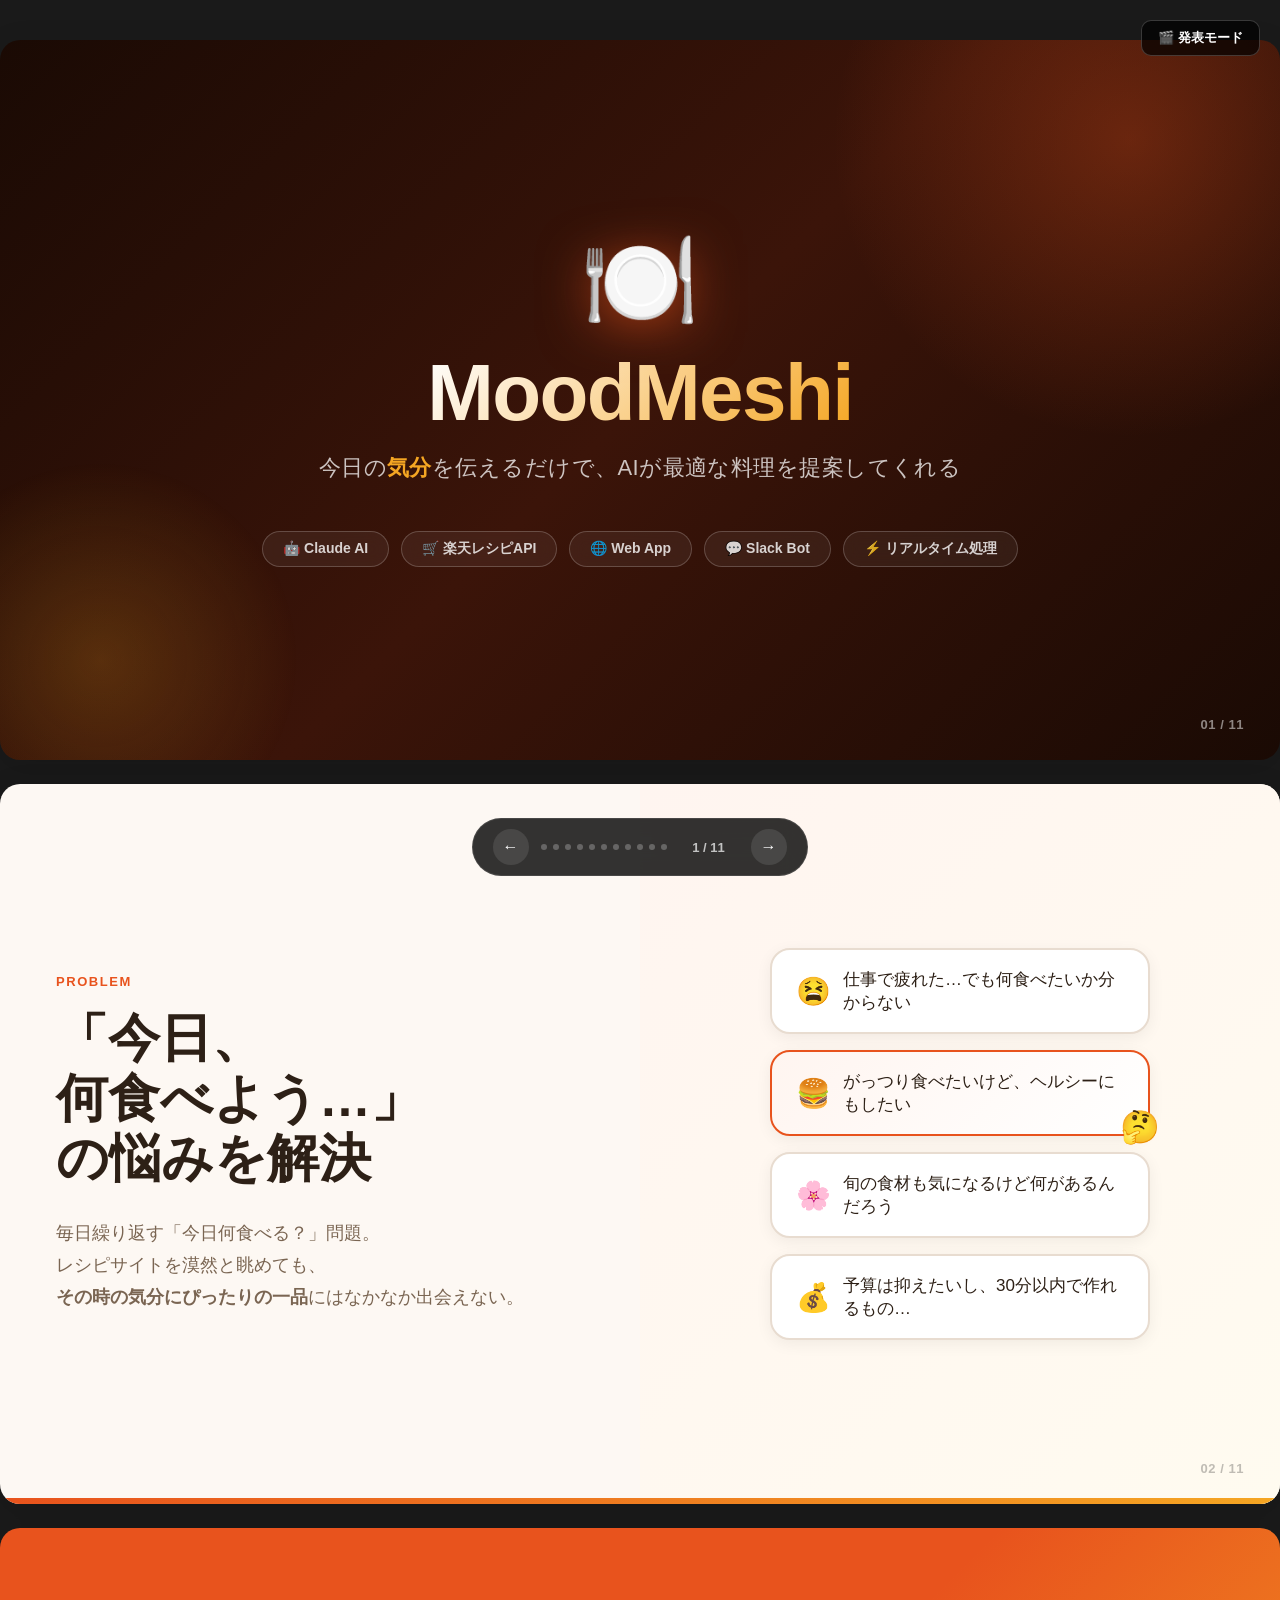
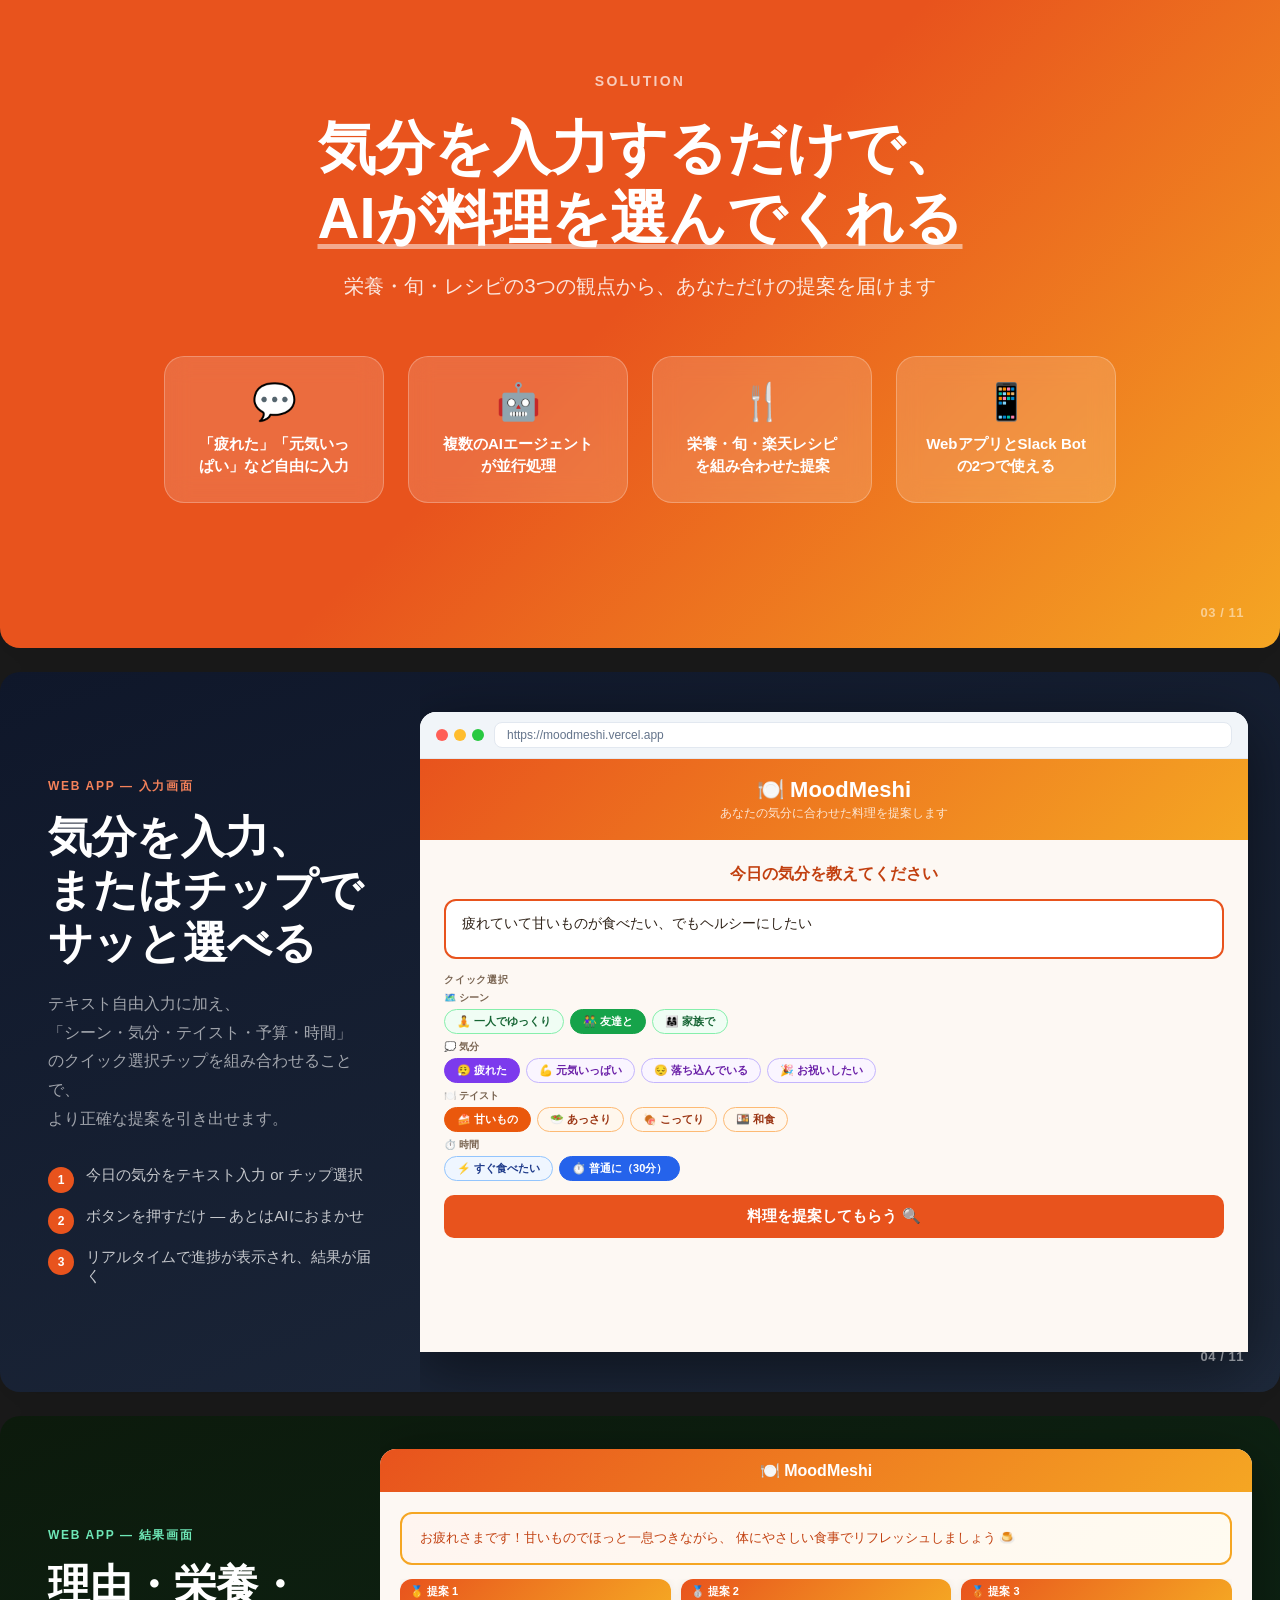
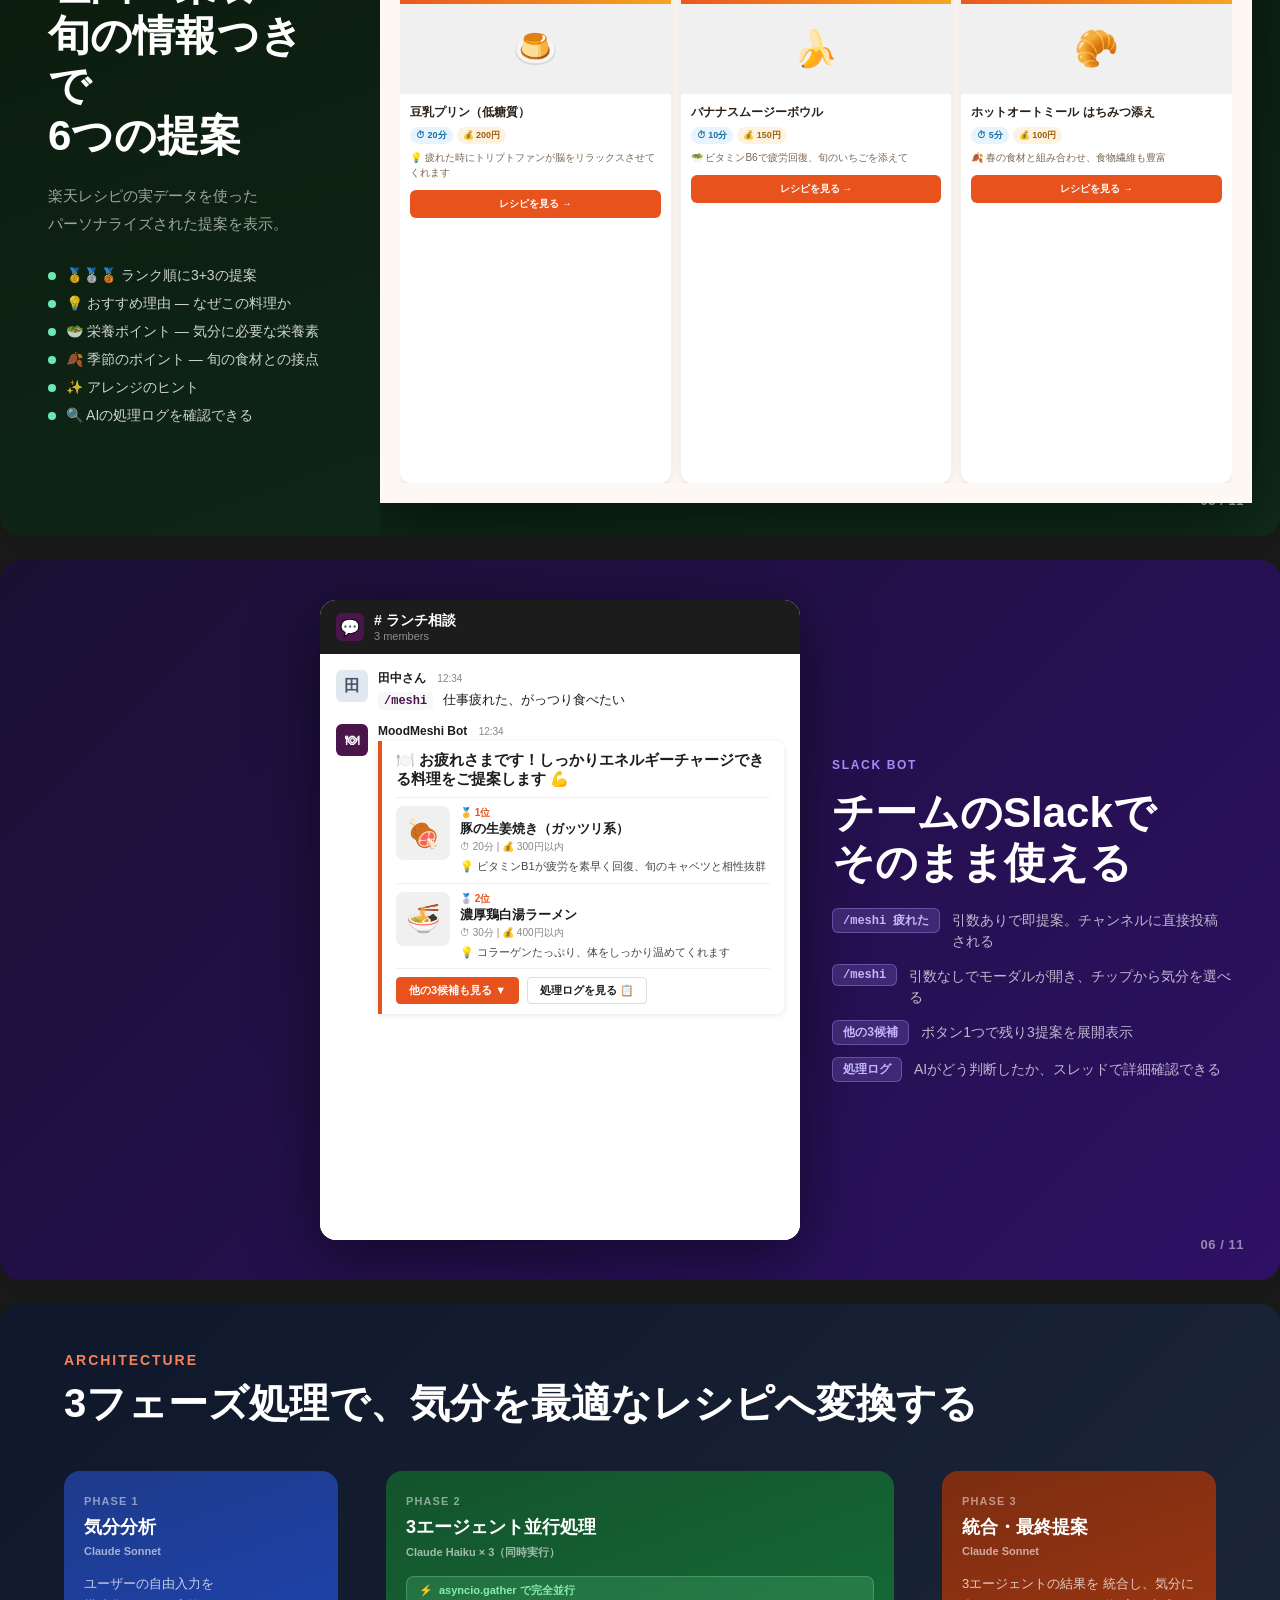
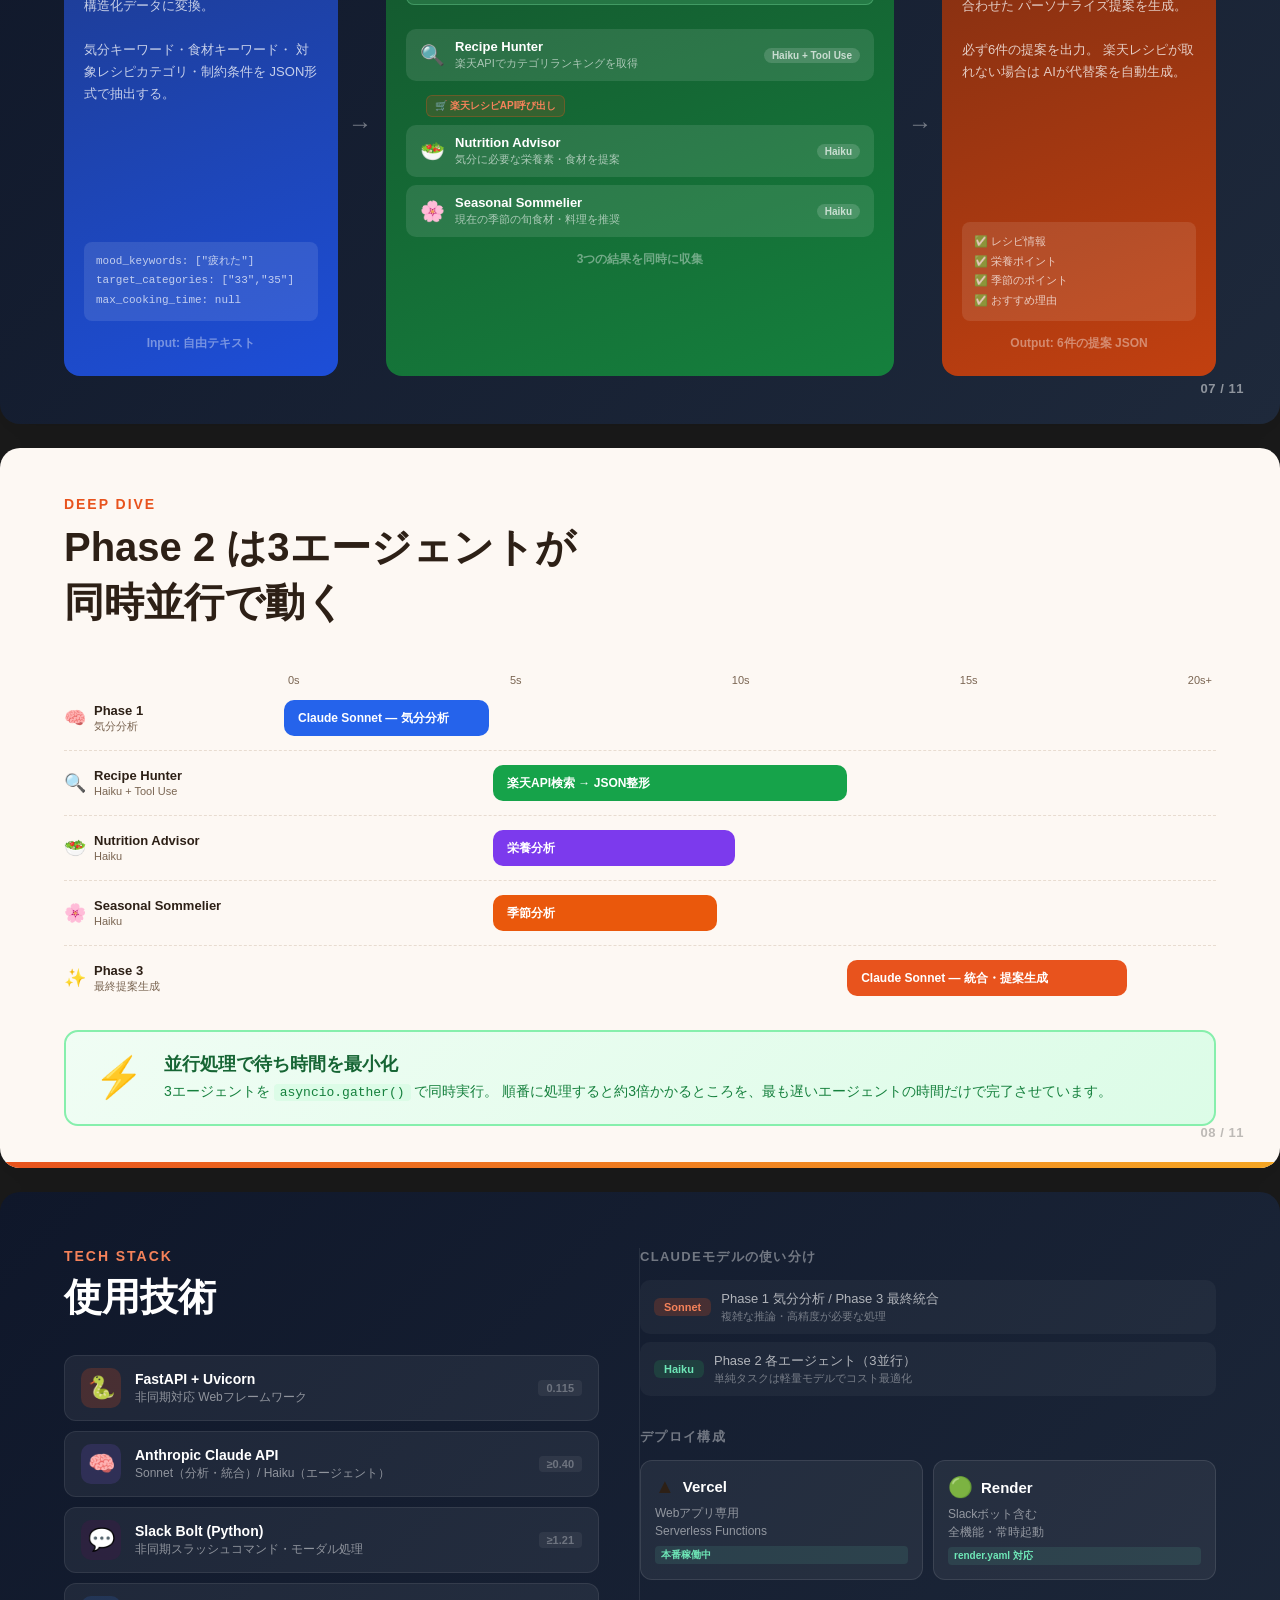
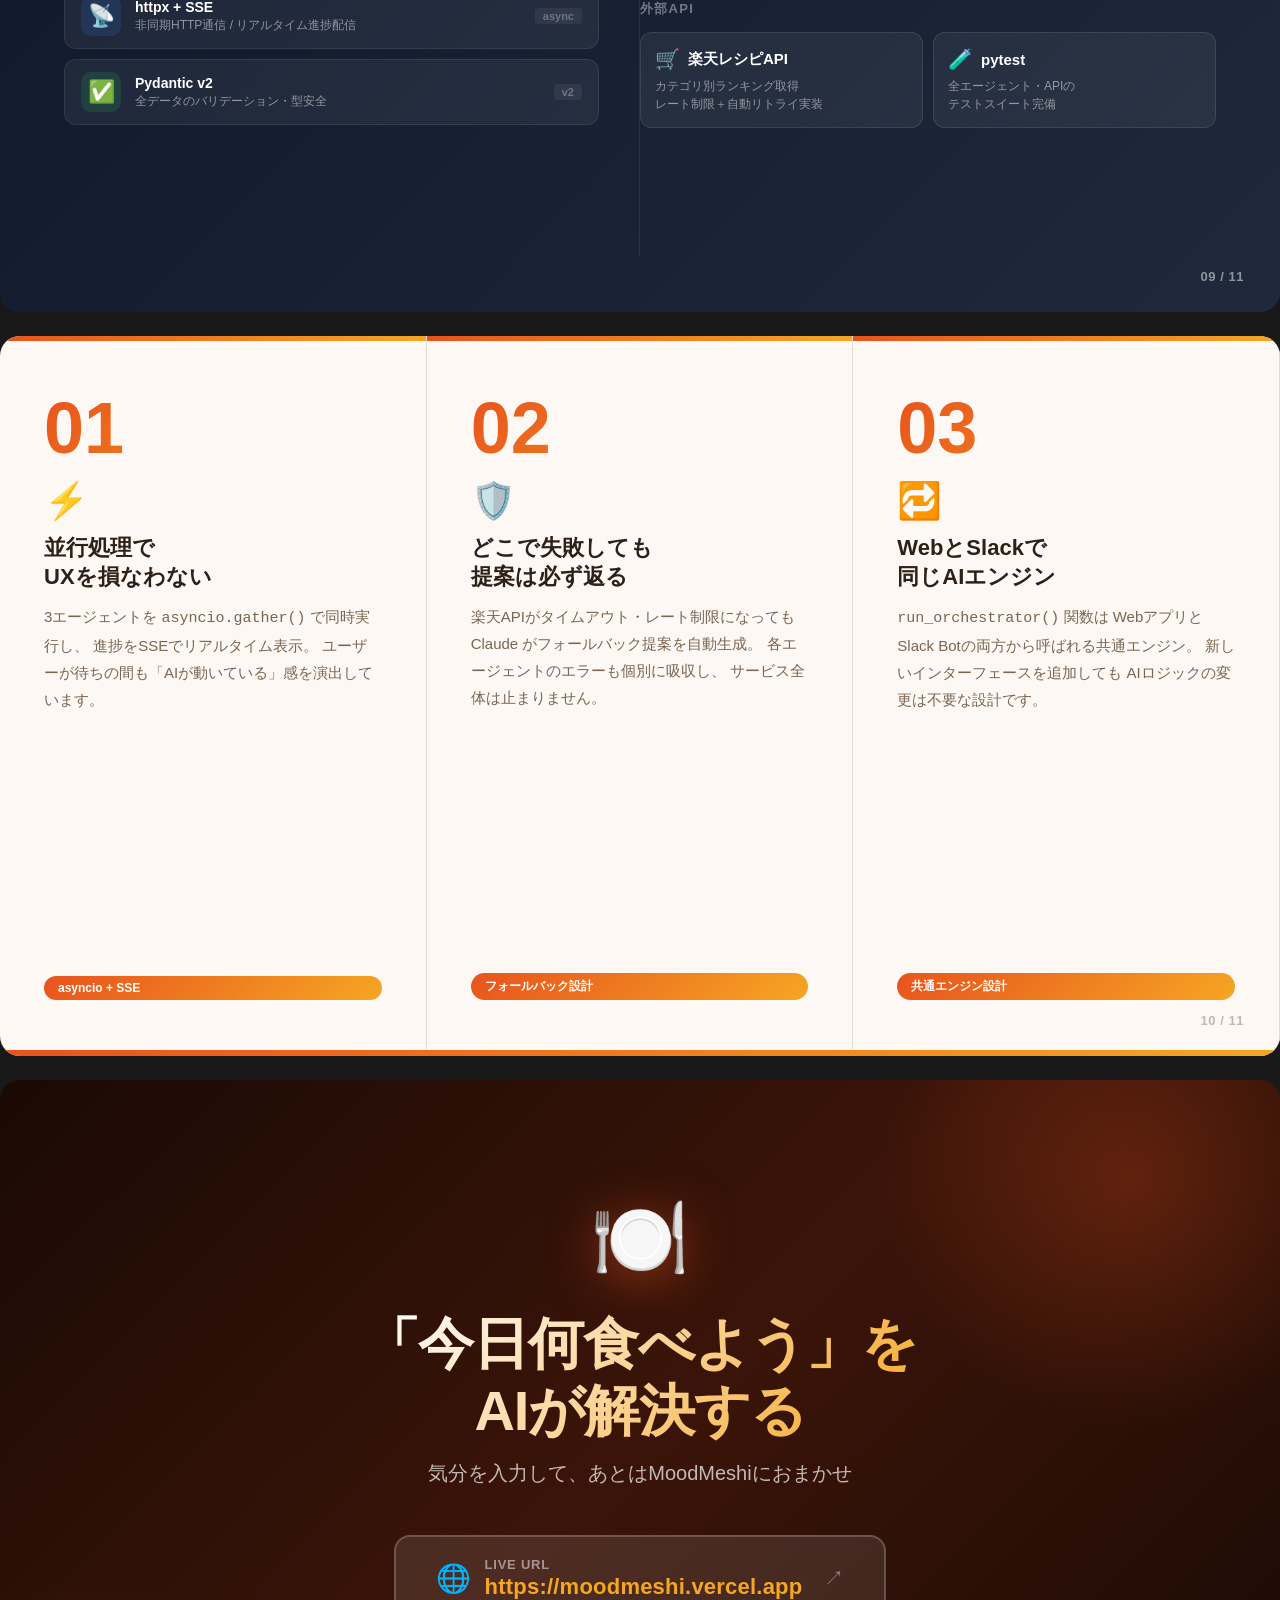
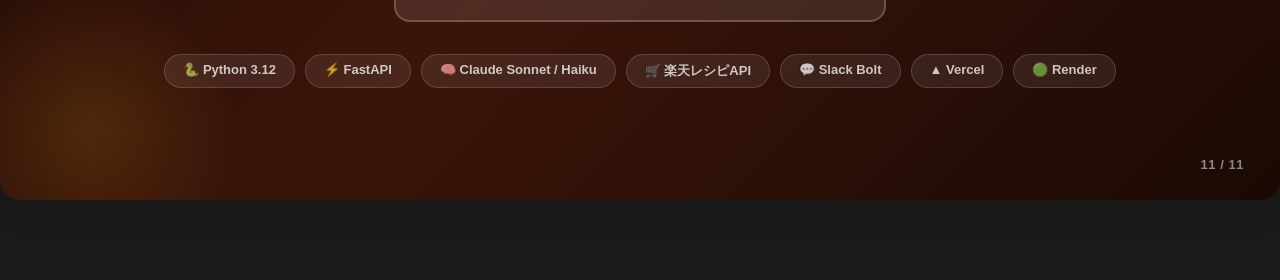
<file: presentation/slides/index.html>
<!doctype html>
<html lang="ja">
  <head>
    <meta charset="UTF-8" />
    <meta name="viewport" content="width=device-width, initial-scale=1.0" />
    <title>MoodMeshi — 紹介スライド</title>
    <style>
      /* =====================================================
       DESIGN TOKENS
    ===================================================== */
      :root {
        --c-primary: #e8531d;
        --c-primary-light: #f5825a;
        --c-primary-dark: #c24010;
        --c-accent: #f5a623;
        --c-accent-light: #fde68a;
        --c-bg: #fdf8f3;
        --c-surface: #ffffff;
        --c-text: #2d2016;
        --c-muted: #7a6552;
        --c-border: #e8dcd0;

        /* slide */
        --slide-w: 1280px;
        --slide-h: 720px;

        --font:
          -apple-system, BlinkMacSystemFont, "Hiragino Sans", "Noto Sans JP",
          "Yu Gothic", sans-serif;
        --radius: 16px;
        --shadow: 0 8px 32px rgba(0, 0, 0, 0.12);
      }

      /* =====================================================
       RESET
    ===================================================== */
      *,
      *::before,
      *::after {
        box-sizing: border-box;
        margin: 0;
        padding: 0;
      }
      body {
        font-family: var(--font);
        background: #1a1a1a;
        color: var(--c-text);
        display: flex;
        flex-direction: column;
        align-items: center;
        padding: 40px 20px 80px;
        gap: 24px;
      }

      /* =====================================================
       SLIDE WRAPPER
    ===================================================== */
      .slide {
        width: var(--slide-w);
        height: var(--slide-h);
        background: var(--c-surface);
        border-radius: 20px;
        overflow: hidden;
        box-shadow: var(--shadow);
        position: relative;
        display: flex;
        flex-direction: column;
        flex-shrink: 0;
      }

      /* slide number badge */
      .slide-num {
        position: absolute;
        bottom: 28px;
        right: 36px;
        font-size: 13px;
        font-weight: 600;
        color: rgba(255, 255, 255, 0.5);
        letter-spacing: 0.04em;
        z-index: 10;
      }
      .slide-num.dark {
        color: rgba(0, 0, 0, 0.25);
      }

      /* branding footer strip */
      .brand-strip {
        position: absolute;
        bottom: 0;
        left: 0;
        right: 0;
        height: 6px;
        background: linear-gradient(90deg, var(--c-primary), var(--c-accent));
      }

      /* =====================================================
       GRADIENT HELPERS
    ===================================================== */
      .grad-warm {
        background: linear-gradient(135deg, #fff5f0 0%, #fffbf0 100%);
      }
      .grad-hero {
        background: linear-gradient(
          135deg,
          var(--c-primary) 0%,
          var(--c-accent) 100%
        );
      }
      .grad-dark {
        background: linear-gradient(135deg, #1e1208 0%, #2d1a0e 100%);
      }
      .grad-slate {
        background: linear-gradient(135deg, #0f172a 0%, #1e293b 100%);
      }
      .grad-indigo {
        background: linear-gradient(135deg, #1e1b4b 0%, #312e81 100%);
      }

      /* =====================================================
       TYPOGRAPHY UTILITIES
    ===================================================== */
      .text-white {
        color: #fff;
      }
      .text-primary {
        color: var(--c-primary);
      }
      .text-muted {
        color: var(--c-muted);
      }
      .fw-900 {
        font-weight: 900;
      }
      .fw-700 {
        font-weight: 700;
      }
      .fw-500 {
        font-weight: 500;
      }

      /* =====================================================
       SLIDE 01 — TITLE
    ===================================================== */
      #s01 {
        background: linear-gradient(
          135deg,
          #1a0a04 0%,
          #3b1409 50%,
          #1a0a04 100%
        );
        justify-content: center;
        align-items: center;
        text-align: center;
        padding: 60px;
      }
      #s01 .hero-emoji {
        font-size: 96px;
        line-height: 1;
        margin-bottom: 24px;
        filter: drop-shadow(0 8px 24px rgba(232, 83, 29, 0.6));
        animation: float 3s ease-in-out infinite;
      }
      @keyframes float {
        0%,
        100% {
          transform: translateY(0);
        }
        50% {
          transform: translateY(-8px);
        }
      }
      #s01 h1 {
        font-size: 80px;
        font-weight: 900;
        background: linear-gradient(135deg, #fff 0%, var(--c-accent) 100%);
        -webkit-background-clip: text;
        -webkit-text-fill-color: transparent;
        background-clip: text;
        letter-spacing: -0.02em;
        line-height: 1;
        margin-bottom: 20px;
      }
      #s01 .tagline {
        font-size: 22px;
        color: rgba(255, 255, 255, 0.75);
        font-weight: 500;
        letter-spacing: 0.02em;
        margin-bottom: 48px;
      }
      #s01 .pill-row {
        display: flex;
        gap: 12px;
        justify-content: center;
        flex-wrap: wrap;
      }
      #s01 .pill {
        padding: 8px 20px;
        border-radius: 999px;
        border: 1.5px solid rgba(255, 255, 255, 0.2);
        color: rgba(255, 255, 255, 0.8);
        font-size: 14px;
        font-weight: 600;
        backdrop-filter: blur(8px);
        background: rgba(255, 255, 255, 0.06);
      }
      /* decorative orbs */
      #s01::before {
        content: "";
        position: absolute;
        width: 600px;
        height: 600px;
        border-radius: 50%;
        background: radial-gradient(
          circle,
          rgba(232, 83, 29, 0.3) 0%,
          transparent 70%
        );
        top: -200px;
        right: -150px;
        pointer-events: none;
      }
      #s01::after {
        content: "";
        position: absolute;
        width: 400px;
        height: 400px;
        border-radius: 50%;
        background: radial-gradient(
          circle,
          rgba(245, 166, 35, 0.2) 0%,
          transparent 70%
        );
        bottom: -100px;
        left: -100px;
        pointer-events: none;
      }

      /* =====================================================
       SLIDE 02 — PROBLEM
    ===================================================== */
      #s02 {
        background: var(--c-bg);
        display: grid;
        grid-template-columns: 1fr 1fr;
      }
      #s02 .left {
        display: flex;
        flex-direction: column;
        justify-content: center;
        padding: 72px 56px;
      }
      #s02 .label {
        font-size: 13px;
        font-weight: 800;
        letter-spacing: 0.12em;
        text-transform: uppercase;
        color: var(--c-primary);
        margin-bottom: 20px;
      }
      #s02 h2 {
        font-size: 52px;
        font-weight: 900;
        line-height: 1.15;
        color: var(--c-text);
        margin-bottom: 28px;
      }
      #s02 .body-text {
        font-size: 18px;
        line-height: 1.8;
        color: var(--c-muted);
      }
      #s02 .right {
        display: flex;
        align-items: center;
        justify-content: center;
        background: linear-gradient(135deg, #fff5f0, #fffbf0);
        padding: 48px;
      }
      .thought-bubbles {
        display: flex;
        flex-direction: column;
        gap: 16px;
        width: 100%;
        max-width: 380px;
      }
      .thought {
        background: #fff;
        border: 2px solid var(--c-border);
        border-radius: 20px;
        padding: 18px 24px;
        font-size: 17px;
        color: var(--c-text);
        box-shadow: 0 4px 16px rgba(0, 0, 0, 0.06);
        position: relative;
        display: flex;
        align-items: center;
        gap: 12px;
      }
      .thought .t-emoji {
        font-size: 28px;
        flex-shrink: 0;
      }
      .thought.highlight {
        border-color: var(--c-primary);
        background: linear-gradient(135deg, #fff5f0, #fff);
      }
      .thought .question-mark {
        position: absolute;
        right: -12px;
        bottom: -12px;
        font-size: 32px;
      }

      /* =====================================================
       SLIDE 03 — WHAT IS
    ===================================================== */
      #s03 {
        background: linear-gradient(
          135deg,
          var(--c-primary) 0%,
          #e8531d 50%,
          var(--c-accent) 100%
        );
        display: flex;
        flex-direction: column;
        justify-content: center;
        align-items: center;
        text-align: center;
        padding: 60px;
      }
      #s03 .eyebrow {
        font-size: 14px;
        font-weight: 800;
        letter-spacing: 0.16em;
        text-transform: uppercase;
        color: rgba(255, 255, 255, 0.7);
        margin-bottom: 24px;
      }
      #s03 h2 {
        font-size: 58px;
        font-weight: 900;
        color: #fff;
        line-height: 1.2;
        margin-bottom: 20px;
        max-width: 900px;
      }
      #s03 h2 em {
        font-style: normal;
        text-decoration: underline;
        text-decoration-color: rgba(255, 255, 255, 0.5);
        text-underline-offset: 6px;
      }
      #s03 .sub {
        font-size: 20px;
        color: rgba(255, 255, 255, 0.85);
        margin-bottom: 56px;
        font-weight: 500;
      }
      #s03 .feature-row {
        display: flex;
        gap: 24px;
      }
      #s03 .feat {
        background: rgba(255, 255, 255, 0.15);
        backdrop-filter: blur(12px);
        border: 1px solid rgba(255, 255, 255, 0.25);
        border-radius: 20px;
        padding: 24px 28px;
        text-align: center;
        width: 220px;
      }
      #s03 .feat .feat-icon {
        font-size: 36px;
        margin-bottom: 10px;
      }
      #s03 .feat .feat-text {
        font-size: 15px;
        font-weight: 700;
        color: #fff;
        line-height: 1.5;
      }

      /* =====================================================
       SLIDE 04 — WEB APP UI MOCKUP
    ===================================================== */
      #s04 {
        background: linear-gradient(160deg, #0f172a 0%, #1e293b 100%);
        display: grid;
        grid-template-columns: 420px 1fr;
        overflow: hidden;
      }
      #s04 .left {
        display: flex;
        flex-direction: column;
        justify-content: center;
        padding: 60px 48px;
        z-index: 2;
      }
      #s04 .eyebrow {
        font-size: 12px;
        font-weight: 800;
        letter-spacing: 0.14em;
        text-transform: uppercase;
        color: var(--c-primary-light);
        margin-bottom: 16px;
      }
      #s04 h2 {
        font-size: 44px;
        font-weight: 900;
        color: #fff;
        line-height: 1.2;
        margin-bottom: 20px;
      }
      #s04 .desc {
        font-size: 16px;
        line-height: 1.8;
        color: rgba(255, 255, 255, 0.6);
        margin-bottom: 32px;
      }
      #s04 .step-list {
        display: flex;
        flex-direction: column;
        gap: 14px;
        list-style: none;
      }
      #s04 .step-list li {
        display: flex;
        align-items: flex-start;
        gap: 12px;
        font-size: 15px;
        color: rgba(255, 255, 255, 0.75);
      }
      #s04 .step-list .num {
        width: 26px;
        height: 26px;
        border-radius: 50%;
        background: var(--c-primary);
        color: #fff;
        font-size: 12px;
        font-weight: 800;
        display: flex;
        align-items: center;
        justify-content: center;
        flex-shrink: 0;
        margin-top: 1px;
      }

      /* Browser mockup */
      #s04 .right {
        display: flex;
        align-items: center;
        justify-content: flex-start;
        padding: 32px 32px 32px 0;
        overflow: hidden;
      }
      .browser-mock {
        background: #fff;
        border-radius: 16px 16px 0 0;
        box-shadow: 0 16px 64px rgba(0, 0, 0, 0.5);
        width: 100%;
        overflow: hidden;
        height: 640px;
        display: flex;
        flex-direction: column;
      }
      .browser-bar {
        background: #f1f5f9;
        padding: 10px 16px;
        display: flex;
        align-items: center;
        gap: 10px;
        flex-shrink: 0;
        border-bottom: 1px solid #e2e8f0;
      }
      .browser-dots {
        display: flex;
        gap: 6px;
      }
      .browser-dots span {
        width: 12px;
        height: 12px;
        border-radius: 50%;
      }
      .browser-dots .d1 {
        background: #ff5f57;
      }
      .browser-dots .d2 {
        background: #ffbd2e;
      }
      .browser-dots .d3 {
        background: #28c940;
      }
      .browser-url {
        flex: 1;
        background: #fff;
        border-radius: 8px;
        padding: 5px 12px;
        font-size: 12px;
        color: #64748b;
        border: 1px solid #e2e8f0;
      }
      .browser-body {
        flex: 1;
        overflow: hidden;
        display: flex;
        flex-direction: column;
      }
      /* mock site header */
      .mock-header {
        background: linear-gradient(135deg, var(--c-primary), var(--c-accent));
        padding: 18px 24px;
        text-align: center;
      }
      .mock-header .mock-logo {
        font-size: 22px;
        font-weight: 900;
        color: #fff;
      }
      .mock-header .mock-tag {
        font-size: 12px;
        color: rgba(255, 255, 255, 0.8);
        margin-top: 2px;
      }
      .mock-body {
        flex: 1;
        background: var(--c-bg);
        padding: 24px;
        display: flex;
        flex-direction: column;
        gap: 14px;
        overflow: hidden;
      }
      .mock-section-title {
        font-size: 16px;
        font-weight: 700;
        color: var(--c-primary-dark);
        text-align: center;
      }
      .mock-textarea {
        width: 100%;
        background: #fff;
        border: 2px solid var(--c-primary);
        border-radius: 12px;
        padding: 12px 16px;
        font-size: 14px;
        color: var(--c-text);
        resize: none;
        height: 60px;
        line-height: 1.5;
      }
      .mock-chips-label {
        font-size: 10px;
        font-weight: 800;
        text-transform: uppercase;
        letter-spacing: 0.08em;
        color: var(--c-muted);
        margin-bottom: 4px;
      }
      .mock-chips {
        display: flex;
        flex-wrap: wrap;
        gap: 6px;
      }
      .mock-chip {
        padding: 4px 12px;
        border-radius: 999px;
        font-size: 11px;
        font-weight: 600;
        white-space: nowrap;
      }
      .chip-scene {
        background: #f0fdf4;
        border: 1.5px solid #86efac;
        color: #166534;
      }
      .chip-mood {
        background: #faf5ff;
        border: 1.5px solid #c4b5fd;
        color: #6b21a8;
      }
      .chip-selected {
        background: #7c3aed;
        border-color: #7c3aed;
        color: #fff;
      }
      .chip-taste {
        background: #fff7ed;
        border: 1.5px solid #fdba74;
        color: #9a3412;
      }
      .chip-tsel {
        background: #ea580c;
        border-color: #ea580c;
        color: #fff;
      }
      .chip-budget {
        background: #fefce8;
        border: 1.5px solid #fde047;
        color: #854d0e;
      }
      .chip-time {
        background: #eff6ff;
        border: 1.5px solid #93c5fd;
        color: #1e3a8a;
      }
      .mock-submit {
        background: var(--c-primary);
        color: #fff;
        border-radius: 10px;
        padding: 12px;
        text-align: center;
        font-size: 15px;
        font-weight: 700;
      }

      /* =====================================================
       SLIDE 05 — RESULT UI MOCKUP
    ===================================================== */
      #s05 {
        background: linear-gradient(160deg, #0c1a0c 0%, #0f2b1a 100%);
        display: grid;
        grid-template-columns: 380px 1fr;
        overflow: hidden;
      }
      #s05 .left {
        display: flex;
        flex-direction: column;
        justify-content: center;
        padding: 60px 48px;
        z-index: 2;
      }
      #s05 .eyebrow {
        font-size: 12px;
        font-weight: 800;
        letter-spacing: 0.14em;
        text-transform: uppercase;
        color: #6ee7b7;
        margin-bottom: 16px;
      }
      #s05 h2 {
        font-size: 42px;
        font-weight: 900;
        color: #fff;
        line-height: 1.2;
        margin-bottom: 20px;
      }
      #s05 .desc {
        font-size: 15px;
        line-height: 1.9;
        color: rgba(255, 255, 255, 0.6);
      }
      #s05 .badge-row {
        display: flex;
        flex-direction: column;
        gap: 10px;
        margin-top: 28px;
      }
      #s05 .badge {
        display: flex;
        align-items: center;
        gap: 10px;
        font-size: 14px;
        color: rgba(255, 255, 255, 0.8);
      }
      #s05 .badge .dot {
        width: 8px;
        height: 8px;
        border-radius: 50%;
        background: #6ee7b7;
        flex-shrink: 0;
      }
      #s05 .right {
        display: flex;
        align-items: center;
        justify-content: flex-start;
        padding: 28px 28px 28px 0;
        overflow: hidden;
      }
      /* result mock */
      .result-mock {
        background: var(--c-bg);
        border-radius: 16px 16px 0 0;
        box-shadow: 0 16px 64px rgba(0, 0, 0, 0.5);
        width: 100%;
        height: 654px;
        display: flex;
        flex-direction: column;
        overflow: hidden;
      }
      .result-mock-header {
        background: linear-gradient(135deg, var(--c-primary), var(--c-accent));
        padding: 12px 20px;
        text-align: center;
      }
      .result-mock-header span {
        font-size: 16px;
        font-weight: 900;
        color: #fff;
      }
      .result-mock-body {
        flex: 1;
        padding: 20px;
        overflow: hidden;
        display: flex;
        flex-direction: column;
        gap: 14px;
      }
      .greeting-box {
        background: linear-gradient(135deg, #fff5f0, #fffbf0);
        border: 2px solid var(--c-accent);
        border-radius: 12px;
        padding: 14px 18px;
        font-size: 13px;
        color: var(--c-primary-dark);
        font-weight: 500;
        line-height: 1.6;
      }
      .cards-row {
        display: grid;
        grid-template-columns: repeat(3, 1fr);
        gap: 10px;
        flex: 1;
        overflow: hidden;
      }
      .recipe-card-mock {
        background: #fff;
        border-radius: 12px;
        overflow: hidden;
        box-shadow: 0 2px 12px rgba(0, 0, 0, 0.08);
        display: flex;
        flex-direction: column;
      }
      .card-rank-bar {
        background: linear-gradient(135deg, var(--c-primary), var(--c-accent));
        color: #fff;
        font-size: 11px;
        font-weight: 700;
        padding: 5px 10px;
      }
      .card-img {
        width: 100%;
        height: 90px;
        object-fit: cover;
        background: #f0f0f0;
        display: flex;
        align-items: center;
        justify-content: center;
        font-size: 36px;
      }
      .card-content {
        padding: 10px;
        display: flex;
        flex-direction: column;
        gap: 6px;
      }
      .card-title {
        font-size: 12px;
        font-weight: 700;
        color: var(--c-text);
        line-height: 1.4;
      }
      .card-meta {
        display: flex;
        gap: 4px;
      }
      .card-badge {
        font-size: 9px;
        padding: 2px 6px;
        border-radius: 999px;
        font-weight: 600;
      }
      .cb-time {
        background: #e8f4fd;
        color: #1a6fa3;
      }
      .cb-cost {
        background: #fef3e0;
        color: #a06010;
      }
      .card-reason {
        font-size: 10px;
        color: var(--c-muted);
        line-height: 1.5;
      }
      .card-btn {
        background: var(--c-primary);
        color: #fff;
        text-align: center;
        font-size: 10px;
        font-weight: 700;
        padding: 7px;
        margin: 0 10px 10px;
        border-radius: 6px;
      }

      /* =====================================================
       SLIDE 06 — SLACK BOT
    ===================================================== */
      #s06 {
        background: linear-gradient(135deg, #1a1033 0%, #2e1065 100%);
        display: grid;
        grid-template-columns: 1fr 480px;
        overflow: hidden;
      }
      #s06 .left {
        display: flex;
        align-items: center;
        justify-content: flex-end;
        padding: 40px 0 40px 40px;
      }
      /* Slack mock */
      .slack-mock {
        background: #fff;
        border-radius: 16px;
        box-shadow: 0 16px 64px rgba(0, 0, 0, 0.5);
        width: 480px;
        overflow: hidden;
        display: flex;
        flex-direction: column;
        height: 640px;
      }
      .slack-header {
        background: #1d1c1d;
        padding: 12px 16px;
        display: flex;
        align-items: center;
        gap: 10px;
      }
      .slack-header .sh-icon {
        width: 28px;
        height: 28px;
        background: #4a154b;
        border-radius: 6px;
        display: flex;
        align-items: center;
        justify-content: center;
        font-size: 16px;
      }
      .slack-header .sh-name {
        font-size: 14px;
        font-weight: 700;
        color: #fff;
      }
      .slack-header .sh-sub {
        font-size: 11px;
        color: rgba(255, 255, 255, 0.5);
      }
      .slack-body {
        flex: 1;
        background: #fff;
        padding: 16px;
        display: flex;
        flex-direction: column;
        gap: 14px;
        overflow: hidden;
      }
      /* chat messages */
      .slack-msg {
        display: flex;
        gap: 10px;
        align-items: flex-start;
      }
      .slack-avatar {
        width: 32px;
        height: 32px;
        border-radius: 6px;
        flex-shrink: 0;
        display: flex;
        align-items: center;
        justify-content: center;
        font-size: 18px;
        font-weight: 700;
      }
      .av-user {
        background: #e2e8f0;
      }
      .av-bot {
        background: #4a154b;
        color: #fff;
        font-size: 14px;
      }
      .slack-msg-content {
        flex: 1;
      }
      .slack-msg-name {
        font-size: 12px;
        font-weight: 700;
        color: #1d1c1d;
        margin-bottom: 3px;
      }
      .slack-msg-name .time {
        font-size: 10px;
        font-weight: 400;
        color: #868686;
        margin-left: 8px;
      }
      .slack-msg-text {
        font-size: 13px;
        color: #1d1c1d;
        line-height: 1.5;
      }
      .slack-command {
        background: #f7f7f7;
        border-radius: 4px;
        padding: 2px 6px;
        font-family: monospace;
        font-size: 12px;
        color: #4a154b;
        font-weight: 700;
      }
      /* bot result card in slack */
      .slack-card {
        background: #fff;
        border-left: 4px solid var(--c-primary);
        border-radius: 0 8px 8px 0;
        padding: 10px 14px;
        box-shadow: 0 1px 6px rgba(0, 0, 0, 0.1);
        display: flex;
        flex-direction: column;
        gap: 8px;
      }
      .slack-card-title {
        font-size: 15px;
        font-weight: 900;
        color: #1d1c1d;
      }
      .slack-divider {
        height: 1px;
        background: #f0f0f0;
      }
      .slack-meal {
        display: flex;
        gap: 10px;
        align-items: flex-start;
      }
      .slack-meal-img {
        width: 54px;
        height: 54px;
        border-radius: 8px;
        background: #f0f0f0;
        font-size: 28px;
        display: flex;
        align-items: center;
        justify-content: center;
        flex-shrink: 0;
      }
      .slack-meal-info {
        flex: 1;
      }
      .slack-meal-rank {
        font-size: 10px;
        font-weight: 800;
        color: var(--c-primary);
      }
      .slack-meal-name {
        font-size: 13px;
        font-weight: 700;
        color: #1d1c1d;
        line-height: 1.4;
      }
      .slack-meal-meta {
        font-size: 10px;
        color: #868686;
        margin-top: 2px;
      }
      .slack-meal-reason {
        font-size: 11px;
        color: #444;
        margin-top: 4px;
        line-height: 1.5;
      }
      .slack-actions {
        display: flex;
        gap: 8px;
        flex-wrap: wrap;
      }
      .slack-btn {
        padding: 5px 12px;
        border: 1.5px solid #ddd;
        border-radius: 4px;
        font-size: 11px;
        font-weight: 600;
        color: #1d1c1d;
        background: #fff;
      }
      .slack-btn.primary {
        background: var(--c-primary);
        border-color: var(--c-primary);
        color: #fff;
      }
      #s06 .right {
        display: flex;
        flex-direction: column;
        justify-content: center;
        padding: 60px 48px 60px 32px;
      }
      #s06 .eyebrow {
        font-size: 12px;
        font-weight: 800;
        letter-spacing: 0.14em;
        text-transform: uppercase;
        color: #a78bfa;
        margin-bottom: 16px;
      }
      #s06 h2 {
        font-size: 42px;
        font-weight: 900;
        color: #fff;
        line-height: 1.2;
        margin-bottom: 20px;
      }
      .cmd-list {
        display: flex;
        flex-direction: column;
        gap: 12px;
        list-style: none;
      }
      .cmd-list li {
        display: flex;
        gap: 12px;
        align-items: flex-start;
      }
      .cmd-list .cmd-tag {
        background: rgba(167, 139, 250, 0.2);
        border: 1px solid rgba(167, 139, 250, 0.4);
        border-radius: 6px;
        padding: 3px 10px;
        font-size: 12px;
        font-weight: 700;
        font-family: monospace;
        color: #c4b5fd;
        white-space: nowrap;
        flex-shrink: 0;
      }
      .cmd-list .cmd-desc {
        font-size: 14px;
        color: rgba(255, 255, 255, 0.7);
        line-height: 1.5;
        padding-top: 2px;
      }

      /* =====================================================
       SLIDE 07 — 3-PHASE ARCHITECTURE
    ===================================================== */
      #s07 {
        background: linear-gradient(135deg, #0f172a 0%, #1e293b 100%);
        display: flex;
        flex-direction: column;
        padding: 48px 64px;
      }
      #s07 .slide-title {
        font-size: 14px;
        font-weight: 800;
        letter-spacing: 0.14em;
        text-transform: uppercase;
        color: var(--c-primary-light);
        margin-bottom: 8px;
      }
      #s07 h2 {
        font-size: 40px;
        font-weight: 900;
        color: #fff;
        margin-bottom: 40px;
      }
      /* flow diagram */
      .phase-flow {
        display: flex;
        align-items: stretch;
        gap: 0;
        flex: 1;
      }
      .phase-box {
        flex: 1;
        border-radius: 16px;
        padding: 24px 20px;
        display: flex;
        flex-direction: column;
        position: relative;
      }
      .phase-box.ph1 {
        background: linear-gradient(160deg, #1e3a8a, #1d4ed8);
      }
      .phase-box.ph2 {
        background: linear-gradient(160deg, #14532d, #15803d);
        flex: 2;
        margin: 0 4px;
      }
      .phase-box.ph3 {
        background: linear-gradient(160deg, #7c2d12, #c24010);
      }
      .phase-arrow {
        width: 44px;
        display: flex;
        align-items: center;
        justify-content: center;
        flex-shrink: 0;
        color: rgba(255, 255, 255, 0.4);
        font-size: 24px;
      }
      .ph-number {
        font-size: 11px;
        font-weight: 800;
        letter-spacing: 0.1em;
        text-transform: uppercase;
        color: rgba(255, 255, 255, 0.5);
        margin-bottom: 8px;
      }
      .ph-title {
        font-size: 18px;
        font-weight: 900;
        color: #fff;
        margin-bottom: 6px;
      }
      .ph-model {
        font-size: 11px;
        font-weight: 600;
        color: rgba(255, 255, 255, 0.6);
        margin-bottom: 16px;
      }
      .ph-desc {
        font-size: 13px;
        color: rgba(255, 255, 255, 0.75);
        line-height: 1.7;
        flex: 1;
      }
      /* phase 2 internal agents */
      .ph2-agents {
        display: flex;
        flex-direction: column;
        gap: 8px;
        margin-top: 12px;
      }
      .agent-row {
        background: rgba(255, 255, 255, 0.1);
        border-radius: 10px;
        padding: 10px 14px;
        display: flex;
        align-items: center;
        gap: 10px;
      }
      .agent-row .ag-icon {
        font-size: 20px;
        flex-shrink: 0;
      }
      .agent-row .ag-info {
        flex: 1;
      }
      .agent-row .ag-name {
        font-size: 13px;
        font-weight: 700;
        color: #fff;
      }
      .agent-row .ag-desc {
        font-size: 11px;
        color: rgba(255, 255, 255, 0.6);
        margin-top: 2px;
      }
      .agent-row .ag-model {
        font-size: 10px;
        font-weight: 600;
        background: rgba(255, 255, 255, 0.15);
        border-radius: 999px;
        padding: 2px 8px;
        color: rgba(255, 255, 255, 0.7);
        flex-shrink: 0;
      }
      /* parallel badge */
      .parallel-badge {
        background: rgba(134, 239, 172, 0.15);
        border: 1px solid rgba(134, 239, 172, 0.3);
        border-radius: 8px;
        padding: 6px 12px;
        font-size: 11px;
        font-weight: 700;
        color: #86efac;
        margin-bottom: 12px;
        display: inline-flex;
        align-items: center;
        gap: 6px;
      }
      /* input/output labels */
      .io-label {
        text-align: center;
        margin-top: 14px;
        font-size: 12px;
        color: rgba(255, 255, 255, 0.4);
        font-weight: 600;
      }
      /* rakuten api badge */
      .rakuten-badge {
        background: rgba(232, 83, 29, 0.15);
        border: 1px solid rgba(232, 83, 29, 0.3);
        border-radius: 6px;
        padding: 3px 8px;
        font-size: 10px;
        font-weight: 700;
        color: var(--c-primary-light);
        margin-top: 6px;
        display: inline-block;
      }

      /* =====================================================
       SLIDE 08 — PARALLEL PROCESSING
    ===================================================== */
      #s08 {
        background: var(--c-bg);
        display: flex;
        flex-direction: column;
        padding: 48px 64px;
      }
      #s08 .slide-title {
        font-size: 14px;
        font-weight: 800;
        letter-spacing: 0.14em;
        text-transform: uppercase;
        color: var(--c-primary);
        margin-bottom: 8px;
      }
      #s08 h2 {
        font-size: 40px;
        font-weight: 900;
        color: var(--c-text);
        margin-bottom: 36px;
      }
      /* timeline */
      .timeline-wrap {
        flex: 1;
        display: flex;
        flex-direction: column;
        gap: 0;
      }
      .tl-row {
        display: grid;
        grid-template-columns: 200px 1fr;
        align-items: center;
        gap: 20px;
        padding: 10px 0;
      }
      .tl-row + .tl-row {
        border-top: 1px dashed var(--c-border);
      }
      .tl-label {
        font-size: 13px;
        font-weight: 700;
        color: var(--c-text);
        display: flex;
        align-items: center;
        gap: 8px;
      }
      .tl-label .tl-icon {
        font-size: 18px;
      }
      .tl-bar-wrap {
        display: flex;
        align-items: center;
        gap: 0;
        height: 44px;
      }
      .tl-bar {
        height: 36px;
        border-radius: 10px;
        display: flex;
        align-items: center;
        padding: 0 14px;
        font-size: 12px;
        font-weight: 700;
        color: #fff;
        white-space: nowrap;
        position: relative;
      }
      .tl-bar.b-ph1 {
        background: #2563eb;
      }
      .tl-bar.b-ph2r {
        background: #16a34a;
      }
      .tl-bar.b-ph2n {
        background: #7c3aed;
      }
      .tl-bar.b-ph2s {
        background: #ea580c;
      }
      .tl-bar.b-ph3 {
        background: var(--c-primary);
      }
      .tl-spacer {
        flex-shrink: 0;
      }
      /* highlight box */
      .parallel-highlight {
        background: linear-gradient(135deg, #f0fdf4, #dcfce7);
        border: 2px solid #86efac;
        border-radius: 14px;
        padding: 20px 28px;
        margin-top: 20px;
        display: flex;
        align-items: center;
        gap: 20px;
      }
      .parallel-highlight .ph-big {
        font-size: 40px;
      }
      .parallel-highlight .ph-text {
        flex: 1;
      }
      .parallel-highlight .ph-head {
        font-size: 18px;
        font-weight: 800;
        color: #166534;
        margin-bottom: 4px;
      }
      .parallel-highlight .ph-sub {
        font-size: 14px;
        color: #15803d;
        line-height: 1.6;
      }
      /* time axis */
      .tl-axis {
        display: grid;
        grid-template-columns: 200px 1fr;
        gap: 20px;
        margin-top: 8px;
      }
      .tl-axis-bar {
        display: flex;
        justify-content: space-between;
        padding: 0 4px;
      }
      .tl-axis-bar span {
        font-size: 11px;
        color: var(--c-muted);
      }

      /* =====================================================
       SLIDE 09 — TECH STACK
    ===================================================== */
      #s09 {
        background: linear-gradient(135deg, #0f172a 0%, #1e293b 100%);
        display: grid;
        grid-template-columns: 1fr 1fr;
        gap: 0;
        padding: 56px 64px;
      }
      #s09 .col {
        display: flex;
        flex-direction: column;
      }
      #s09 .col:first-child {
        padding-right: 40px;
        border-right: 1px solid rgba(255, 255, 255, 0.08);
      }
      #s09 .col:last-child {
        padding-left: 40px;
      }
      #s09 .slide-title {
        font-size: 14px;
        font-weight: 800;
        letter-spacing: 0.14em;
        text-transform: uppercase;
        color: var(--c-primary-light);
        margin-bottom: 8px;
      }
      #s09 h2 {
        font-size: 38px;
        font-weight: 900;
        color: #fff;
        margin-bottom: 32px;
      }
      .tech-grid {
        display: flex;
        flex-direction: column;
        gap: 10px;
      }
      .tech-item {
        display: flex;
        align-items: center;
        gap: 14px;
        background: rgba(255, 255, 255, 0.06);
        border: 1px solid rgba(255, 255, 255, 0.08);
        border-radius: 12px;
        padding: 12px 16px;
      }
      .tech-item .ti-icon {
        width: 40px;
        height: 40px;
        border-radius: 10px;
        display: flex;
        align-items: center;
        justify-content: center;
        font-size: 22px;
        flex-shrink: 0;
      }
      .ti-orange {
        background: rgba(232, 83, 29, 0.2);
      }
      .ti-green {
        background: rgba(34, 197, 94, 0.15);
      }
      .ti-blue {
        background: rgba(59, 130, 246, 0.15);
      }
      .ti-purple {
        background: rgba(139, 92, 246, 0.15);
      }
      .ti-yellow {
        background: rgba(245, 166, 35, 0.15);
      }
      .tech-item .ti-info {
        flex: 1;
      }
      .tech-item .ti-name {
        font-size: 14px;
        font-weight: 700;
        color: #fff;
      }
      .tech-item .ti-desc {
        font-size: 12px;
        color: rgba(255, 255, 255, 0.5);
        margin-top: 2px;
      }
      .tech-item .ti-ver {
        font-size: 11px;
        font-weight: 600;
        color: rgba(255, 255, 255, 0.3);
        background: rgba(255, 255, 255, 0.06);
        border-radius: 4px;
        padding: 2px 8px;
      }
      /* deploy section */
      .deploy-section {
        margin-top: 32px;
      }
      .deploy-title {
        font-size: 13px;
        font-weight: 800;
        letter-spacing: 0.1em;
        text-transform: uppercase;
        color: rgba(255, 255, 255, 0.4);
        margin-bottom: 14px;
      }
      .deploy-grid {
        display: grid;
        grid-template-columns: 1fr 1fr;
        gap: 10px;
      }
      .deploy-card {
        background: rgba(255, 255, 255, 0.06);
        border: 1px solid rgba(255, 255, 255, 0.1);
        border-radius: 12px;
        padding: 14px;
        display: flex;
        flex-direction: column;
        gap: 6px;
      }
      .deploy-card .dc-top {
        display: flex;
        align-items: center;
        gap: 8px;
      }
      .deploy-card .dc-icon {
        font-size: 20px;
      }
      .deploy-card .dc-name {
        font-size: 15px;
        font-weight: 700;
        color: #fff;
      }
      .deploy-card .dc-desc {
        font-size: 12px;
        color: rgba(255, 255, 255, 0.5);
        line-height: 1.5;
      }
      .deploy-card .dc-badge {
        font-size: 10px;
        font-weight: 700;
        color: #6ee7b7;
        background: rgba(110, 231, 183, 0.1);
        border-radius: 4px;
        padding: 2px 6px;
        display: inline-block;
      }
      /* model usage */
      .model-section {
        margin-top: 28px;
      }
      .model-title {
        font-size: 13px;
        font-weight: 800;
        letter-spacing: 0.1em;
        text-transform: uppercase;
        color: rgba(255, 255, 255, 0.4);
        margin-bottom: 14px;
      }
      .model-row {
        display: flex;
        flex-direction: column;
        gap: 8px;
      }
      .model-item {
        display: flex;
        align-items: center;
        gap: 10px;
        background: rgba(255, 255, 255, 0.04);
        border-radius: 10px;
        padding: 10px 14px;
      }
      .model-item .mi-badge {
        padding: 3px 10px;
        border-radius: 6px;
        font-size: 11px;
        font-weight: 700;
        flex-shrink: 0;
      }
      .mi-sonnet {
        background: rgba(232, 83, 29, 0.2);
        color: var(--c-primary-light);
      }
      .mi-haiku {
        background: rgba(34, 197, 94, 0.15);
        color: #6ee7b7;
      }
      .model-item .mi-desc {
        font-size: 13px;
        color: rgba(255, 255, 255, 0.65);
      }

      /* =====================================================
       SLIDE 10 — KEY POINTS
    ===================================================== */
      #s10 {
        background: var(--c-bg);
        display: grid;
        grid-template-columns: 1fr 1fr 1fr;
        gap: 0;
        padding: 0;
      }
      .kp-col {
        display: flex;
        flex-direction: column;
        padding: 56px 44px;
        border-right: 1px solid var(--c-border);
      }
      .kp-col:last-child {
        border-right: none;
      }
      .kp-num {
        font-size: 72px;
        font-weight: 900;
        line-height: 1;
        margin-bottom: 16px;
        background: linear-gradient(135deg, var(--c-primary), var(--c-accent));
        -webkit-background-clip: text;
        -webkit-text-fill-color: transparent;
        background-clip: text;
      }
      .kp-icon {
        font-size: 36px;
        margin-bottom: 12px;
      }
      .kp-title {
        font-size: 22px;
        font-weight: 900;
        color: var(--c-text);
        margin-bottom: 12px;
        line-height: 1.3;
      }
      .kp-body {
        font-size: 15px;
        color: var(--c-muted);
        line-height: 1.8;
        flex: 1;
      }
      .kp-tag {
        display: inline-block;
        margin-top: 14px;
        background: linear-gradient(135deg, var(--c-primary), var(--c-accent));
        color: #fff;
        font-size: 12px;
        font-weight: 700;
        border-radius: 999px;
        padding: 5px 14px;
      }
      /* top accent strip per column */
      .kp-strip {
        position: absolute;
        top: 0;
        left: 0;
        right: 0;
        height: 5px;
        background: linear-gradient(90deg, var(--c-primary), var(--c-accent));
      }

      /* =====================================================
       SLIDE 11 — CLOSING
    ===================================================== */
      #s11 {
        background: linear-gradient(
          135deg,
          #1a0a04 0%,
          #3b1409 50%,
          #1a0a04 100%
        );
        display: flex;
        flex-direction: column;
        justify-content: center;
        align-items: center;
        text-align: center;
        padding: 60px;
      }
      #s11 .big-emoji {
        font-size: 80px;
        margin-bottom: 24px;
        filter: drop-shadow(0 8px 24px rgba(232, 83, 29, 0.5));
      }
      #s11 h2 {
        font-size: 56px;
        font-weight: 900;
        background: linear-gradient(135deg, #fff 0%, var(--c-accent) 100%);
        -webkit-background-clip: text;
        -webkit-text-fill-color: transparent;
        background-clip: text;
        margin-bottom: 16px;
        letter-spacing: -0.02em;
        line-height: 1.2;
      }
      #s11 .sub {
        font-size: 20px;
        color: rgba(255, 255, 255, 0.7);
        margin-bottom: 48px;
        font-weight: 500;
      }
      .url-box {
        background: rgba(255, 255, 255, 0.1);
        border: 2px solid rgba(255, 255, 255, 0.2);
        border-radius: 16px;
        padding: 20px 40px;
        display: flex;
        align-items: center;
        gap: 14px;
        margin-bottom: 32px;
      }
      .url-box .url-icon {
        font-size: 28px;
      }
      .url-box .url-text {
        font-size: 22px;
        font-weight: 700;
        color: var(--c-accent);
        letter-spacing: 0.01em;
      }
      .tech-pills {
        display: flex;
        gap: 10px;
        flex-wrap: wrap;
        justify-content: center;
      }
      .tech-pills .tp {
        background: rgba(255, 255, 255, 0.08);
        border: 1px solid rgba(255, 255, 255, 0.15);
        border-radius: 999px;
        padding: 7px 18px;
        font-size: 13px;
        font-weight: 600;
        color: rgba(255, 255, 255, 0.75);
      }
      /* orbs reuse */
      #s11::before {
        content: "";
        position: absolute;
        width: 500px;
        height: 500px;
        border-radius: 50%;
        background: radial-gradient(
          circle,
          rgba(232, 83, 29, 0.25) 0%,
          transparent 70%
        );
        top: -150px;
        right: -100px;
        pointer-events: none;
      }
      #s11::after {
        content: "";
        position: absolute;
        width: 300px;
        height: 300px;
        border-radius: 50%;
        background: radial-gradient(
          circle,
          rgba(245, 166, 35, 0.15) 0%,
          transparent 70%
        );
        bottom: -80px;
        left: -60px;
        pointer-events: none;
      }

      /* =====================================================
       NAV CONTROLS
    ===================================================== */
      .nav {
        position: fixed;
        bottom: 24px;
        left: 50%;
        transform: translateX(-50%);
        display: flex;
        align-items: center;
        gap: 12px;
        background: rgba(0, 0, 0, 0.8);
        backdrop-filter: blur(12px);
        border: 1px solid rgba(255, 255, 255, 0.1);
        border-radius: 999px;
        padding: 10px 20px;
        z-index: 100;
      }
      .nav button {
        width: 36px;
        height: 36px;
        border-radius: 50%;
        border: none;
        background: rgba(255, 255, 255, 0.1);
        color: #fff;
        font-size: 16px;
        cursor: pointer;
        transition: background 0.2s;
        display: flex;
        align-items: center;
        justify-content: center;
      }
      .nav button:hover {
        background: var(--c-primary);
      }
      .nav-counter {
        font-size: 13px;
        font-weight: 700;
        color: rgba(255, 255, 255, 0.7);
        min-width: 60px;
        text-align: center;
      }
      .nav-dots {
        display: flex;
        gap: 6px;
      }
      .nav-dots .dot {
        width: 6px;
        height: 6px;
        border-radius: 50%;
        background: rgba(255, 255, 255, 0.25);
        cursor: pointer;
        transition:
          background 0.2s,
          transform 0.2s;
      }
      .nav-dots .dot.active {
        background: var(--c-primary);
        transform: scale(1.4);
      }

      /* presentation mode */
      body.presenting {
        padding: 0;
        gap: 0;
        justify-content: center;
        overflow: hidden;
        height: 100vh;
      }
      body.presenting .slide {
        display: none;
      }
      body.presenting .slide.active {
        display: flex;
        border-radius: 0;
        width: 100vw;
        height: 100vh;
      }
      .present-toggle {
        position: fixed;
        top: 20px;
        right: 20px;
        background: rgba(0, 0, 0, 0.7);
        color: #fff;
        border: 1px solid rgba(255, 255, 255, 0.2);
        border-radius: 10px;
        padding: 8px 16px;
        font-size: 13px;
        font-weight: 600;
        cursor: pointer;
        z-index: 200;
        font-family: var(--font);
        transition: background 0.2s;
      }
      .present-toggle:hover {
        background: var(--c-primary);
      }
    </style>
  </head>
  <body>
    <!-- ============================================================
     SLIDE 01 — TITLE
============================================================ -->
    <section class="slide" id="s01">
      <div class="hero-emoji">🍽️</div>
      <h1>MoodMeshi</h1>
      <p class="tagline">
        今日の<strong style="color: #f5a623">気分</strong
        >を伝えるだけで、AIが最適な料理を提案してくれる
      </p>
      <div class="pill-row">
        <span class="pill">🤖 Claude AI</span>
        <span class="pill">🛒 楽天レシピAPI</span>
        <span class="pill">🌐 Web App</span>
        <span class="pill">💬 Slack Bot</span>
        <span class="pill">⚡ リアルタイム処理</span>
      </div>
      <span class="slide-num">01 / 11</span>
    </section>

    <!-- ============================================================
     SLIDE 02 — PROBLEM
============================================================ -->
    <section class="slide" id="s02">
      <div class="left">
        <p class="label">Problem</p>
        <h2>「今日、<br />何食べよう…」<br />の悩みを解決</h2>
        <p class="body-text">
          毎日繰り返す「今日何食べる？」問題。<br />
          レシピサイトを漠然と眺めても、<br />
          <strong>その時の気分にぴったりの一品</strong>にはなかなか出会えない。
        </p>
      </div>
      <div class="right">
        <div class="thought-bubbles">
          <div class="thought">
            <span class="t-emoji">😫</span>
            <span>仕事で疲れた…でも何食べたいか分からない</span>
          </div>
          <div class="thought highlight">
            <span class="t-emoji">🍔</span>
            <span>がっつり食べたいけど、ヘルシーにもしたい</span>
            <span class="question-mark">🤔</span>
          </div>
          <div class="thought">
            <span class="t-emoji">🌸</span>
            <span>旬の食材も気になるけど何があるんだろう</span>
          </div>
          <div class="thought">
            <span class="t-emoji">💰</span>
            <span>予算は抑えたいし、30分以内で作れるもの…</span>
          </div>
        </div>
      </div>
      <div class="brand-strip"></div>
      <span class="slide-num dark">02 / 11</span>
    </section>

    <!-- ============================================================
     SLIDE 03 — WHAT IS
============================================================ -->
    <section class="slide" id="s03">
      <p class="eyebrow">Solution</p>
      <h2>気分を入力するだけで、<br /><em>AIが料理を選んでくれる</em></h2>
      <p class="sub">
        栄養・旬・レシピの3つの観点から、あなただけの提案を届けます
      </p>
      <div class="feature-row">
        <div class="feat">
          <div class="feat-icon">💬</div>
          <div class="feat-text">「疲れた」「元気いっぱい」など自由に入力</div>
        </div>
        <div class="feat">
          <div class="feat-icon">🤖</div>
          <div class="feat-text">複数のAIエージェントが並行処理</div>
        </div>
        <div class="feat">
          <div class="feat-icon">🍴</div>
          <div class="feat-text">栄養・旬・楽天レシピを組み合わせた提案</div>
        </div>
        <div class="feat">
          <div class="feat-icon">📱</div>
          <div class="feat-text">WebアプリとSlack Botの2つで使える</div>
        </div>
      </div>
      <span class="slide-num">03 / 11</span>
    </section>

    <!-- ============================================================
     SLIDE 04 — WEB APP (INPUT)
============================================================ -->
    <section class="slide" id="s04">
      <div class="left">
        <p class="eyebrow">Web App — 入力画面</p>
        <h2>気分を入力、<br />またはチップで<br />サッと選べる</h2>
        <p class="desc">
          テキスト自由入力に加え、<br />
          「シーン・気分・テイスト・予算・時間」<br />
          のクイック選択チップを組み合わせることで、<br />
          より正確な提案を引き出せます。
        </p>
        <ul class="step-list">
          <li>
            <span class="num">1</span>
            <span>今日の気分をテキスト入力 or チップ選択</span>
          </li>
          <li>
            <span class="num">2</span>
            <span>ボタンを押すだけ — あとはAIにおまかせ</span>
          </li>
          <li>
            <span class="num">3</span>
            <span>リアルタイムで進捗が表示され、結果が届く</span>
          </li>
        </ul>
      </div>
      <div class="right">
        <div class="browser-mock">
          <div class="browser-bar">
            <div class="browser-dots">
              <span class="d1"></span><span class="d2"></span
              ><span class="d3"></span>
            </div>
            <div class="browser-url">https://moodmeshi.vercel.app</div>
          </div>
          <div class="browser-body">
            <div class="mock-header">
              <div class="mock-logo">🍽️ MoodMeshi</div>
              <div class="mock-tag">あなたの気分に合わせた料理を提案します</div>
            </div>
            <div class="mock-body">
              <div class="mock-section-title">今日の気分を教えてください</div>
              <div class="mock-textarea">
                疲れていて甘いものが食べたい、でもヘルシーにしたい
              </div>
              <!-- chips -->
              <div>
                <div class="mock-chips-label">クイック選択</div>
                <div style="margin-bottom: 6px">
                  <span
                    style="
                      font-size: 10px;
                      font-weight: 700;
                      color: #7a6552;
                      display: block;
                      margin-bottom: 4px;
                    "
                    >🗺️ シーン</span
                  >
                  <div class="mock-chips">
                    <span class="mock-chip chip-scene">🧘 一人でゆっくり</span>
                    <span
                      class="mock-chip chip-scene"
                      style="
                        background: #16a34a;
                        border-color: #16a34a;
                        color: #fff;
                      "
                      >👫 友達と</span
                    >
                    <span class="mock-chip chip-scene">👨‍👩‍👧 家族で</span>
                  </div>
                </div>
                <div style="margin-bottom: 6px">
                  <span
                    style="
                      font-size: 10px;
                      font-weight: 700;
                      color: #7a6552;
                      display: block;
                      margin-bottom: 4px;
                    "
                    >💭 気分</span
                  >
                  <div class="mock-chips">
                    <span
                      class="mock-chip chip-mood"
                      style="
                        background: #7c3aed;
                        border-color: #7c3aed;
                        color: #fff;
                      "
                      >😮‍💨 疲れた</span
                    >
                    <span class="mock-chip chip-mood">💪 元気いっぱい</span>
                    <span class="mock-chip chip-mood">😔 落ち込んでいる</span>
                    <span class="mock-chip chip-mood">🎉 お祝いしたい</span>
                  </div>
                </div>
                <div style="margin-bottom: 6px">
                  <span
                    style="
                      font-size: 10px;
                      font-weight: 700;
                      color: #7a6552;
                      display: block;
                      margin-bottom: 4px;
                    "
                    >🍽️ テイスト</span
                  >
                  <div class="mock-chips">
                    <span
                      class="mock-chip chip-taste"
                      style="
                        background: #ea580c;
                        border-color: #ea580c;
                        color: #fff;
                      "
                      >🍰 甘いもの</span
                    >
                    <span class="mock-chip chip-taste">🥗 あっさり</span>
                    <span class="mock-chip chip-taste">🍖 こってり</span>
                    <span class="mock-chip chip-taste">🍱 和食</span>
                  </div>
                </div>
                <div>
                  <span
                    style="
                      font-size: 10px;
                      font-weight: 700;
                      color: #7a6552;
                      display: block;
                      margin-bottom: 4px;
                    "
                    >⏱️ 時間</span
                  >
                  <div class="mock-chips">
                    <span class="mock-chip chip-time">⚡ すぐ食べたい</span>
                    <span
                      class="mock-chip chip-time"
                      style="
                        background: #2563eb;
                        border-color: #2563eb;
                        color: #fff;
                      "
                      >⏱️ 普通に（30分）</span
                    >
                  </div>
                </div>
              </div>
              <div class="mock-submit">料理を提案してもらう 🔍</div>
            </div>
          </div>
        </div>
      </div>
      <span class="slide-num">04 / 11</span>
    </section>

    <!-- ============================================================
     SLIDE 05 — RESULT UI
============================================================ -->
    <section class="slide" id="s05">
      <div class="left">
        <p class="eyebrow">Web App — 結果画面</p>
        <h2>理由・栄養・<br />旬の情報つきで<br />6つの提案</h2>
        <p class="desc">
          楽天レシピの実データを使った<br />
          パーソナライズされた提案を表示。
        </p>
        <div class="badge-row">
          <div class="badge">
            <span class="dot"></span>🥇🥈🥉 ランク順に3+3の提案
          </div>
          <div class="badge">
            <span class="dot"></span>💡 おすすめ理由 — なぜこの料理か
          </div>
          <div class="badge">
            <span class="dot"></span>🥗 栄養ポイント — 気分に必要な栄養素
          </div>
          <div class="badge">
            <span class="dot"></span>🍂 季節のポイント — 旬の食材との接点
          </div>
          <div class="badge"><span class="dot"></span>✨ アレンジのヒント</div>
          <div class="badge">
            <span class="dot"></span>🔍 AIの処理ログを確認できる
          </div>
        </div>
      </div>
      <div class="right">
        <div class="result-mock">
          <div class="result-mock-header"><span>🍽️ MoodMeshi</span></div>
          <div class="result-mock-body">
            <div class="greeting-box">
              お疲れさまです！甘いものでほっと一息つきながら、
              体にやさしい食事でリフレッシュしましょう 🍮
            </div>
            <div class="cards-row">
              <!-- card 1 -->
              <div class="recipe-card-mock">
                <div class="card-rank-bar">🥇 提案 1</div>
                <div class="card-img">🍮</div>
                <div class="card-content">
                  <div class="card-title">豆乳プリン（低糖質）</div>
                  <div class="card-meta">
                    <span class="card-badge cb-time">⏱ 20分</span>
                    <span class="card-badge cb-cost">💰 200円</span>
                  </div>
                  <div class="card-reason">
                    💡 疲れた時にトリプトファンが脳をリラックスさせてくれます
                  </div>
                </div>
                <div class="card-btn">レシピを見る →</div>
              </div>
              <!-- card 2 -->
              <div class="recipe-card-mock">
                <div class="card-rank-bar">🥈 提案 2</div>
                <div class="card-img">🍌</div>
                <div class="card-content">
                  <div class="card-title">バナナスムージーボウル</div>
                  <div class="card-meta">
                    <span class="card-badge cb-time">⏱ 10分</span>
                    <span class="card-badge cb-cost">💰 150円</span>
                  </div>
                  <div class="card-reason">
                    🥗 ビタミンB6で疲労回復、旬のいちごを添えて
                  </div>
                </div>
                <div class="card-btn">レシピを見る →</div>
              </div>
              <!-- card 3 -->
              <div class="recipe-card-mock">
                <div class="card-rank-bar">🥉 提案 3</div>
                <div class="card-img">🥐</div>
                <div class="card-content">
                  <div class="card-title">ホットオートミール はちみつ添え</div>
                  <div class="card-meta">
                    <span class="card-badge cb-time">⏱ 5分</span>
                    <span class="card-badge cb-cost">💰 100円</span>
                  </div>
                  <div class="card-reason">
                    🍂 春の食材と組み合わせ、食物繊維も豊富
                  </div>
                </div>
                <div class="card-btn">レシピを見る →</div>
              </div>
            </div>
          </div>
        </div>
      </div>
      <span class="slide-num">05 / 11</span>
    </section>

    <!-- ============================================================
     SLIDE 06 — SLACK BOT
============================================================ -->
    <section class="slide" id="s06">
      <div class="left">
        <div class="slack-mock">
          <div class="slack-header">
            <div class="sh-icon">💬</div>
            <div>
              <div class="sh-name"># ランチ相談</div>
              <div class="sh-sub">3 members</div>
            </div>
          </div>
          <div class="slack-body">
            <!-- user command -->
            <div class="slack-msg">
              <div
                class="slack-avatar av-user"
                style="font-size: 16px; font-weight: 700; color: #475569"
              >
                田
              </div>
              <div class="slack-msg-content">
                <div class="slack-msg-name">
                  田中さん <span class="time">12:34</span>
                </div>
                <div class="slack-msg-text">
                  <span class="slack-command">/meshi</span>
                  <span style="margin-left: 6px"
                    >仕事疲れた、がっつり食べたい</span
                  >
                </div>
              </div>
            </div>
            <!-- bot response -->
            <div class="slack-msg">
              <div class="slack-avatar av-bot">🍽</div>
              <div class="slack-msg-content">
                <div class="slack-msg-name">
                  MoodMeshi Bot <span class="time">12:34</span>
                </div>
                <div class="slack-card">
                  <div class="slack-card-title">
                    🍽️
                    お疲れさまです！しっかりエネルギーチャージできる料理をご提案します
                    💪
                  </div>
                  <div class="slack-divider"></div>
                  <!-- meal 1 -->
                  <div class="slack-meal">
                    <div class="slack-meal-img">🍖</div>
                    <div class="slack-meal-info">
                      <div class="slack-meal-rank">🥇 1位</div>
                      <div class="slack-meal-name">
                        豚の生姜焼き（ガッツリ系）
                      </div>
                      <div class="slack-meal-meta">⏱ 20分 | 💰 300円以内</div>
                      <div class="slack-meal-reason">
                        💡 ビタミンB1が疲労を素早く回復、旬のキャベツと相性抜群
                      </div>
                    </div>
                  </div>
                  <div class="slack-divider"></div>
                  <!-- meal 2 -->
                  <div class="slack-meal">
                    <div class="slack-meal-img">🍜</div>
                    <div class="slack-meal-info">
                      <div class="slack-meal-rank">🥈 2位</div>
                      <div class="slack-meal-name">濃厚鶏白湯ラーメン</div>
                      <div class="slack-meal-meta">⏱ 30分 | 💰 400円以内</div>
                      <div class="slack-meal-reason">
                        💡 コラーゲンたっぷり、体をしっかり温めてくれます
                      </div>
                    </div>
                  </div>
                  <div class="slack-divider"></div>
                  <div class="slack-actions">
                    <span class="slack-btn primary">他の3候補も見る ▼</span>
                    <span class="slack-btn">処理ログを見る 📋</span>
                  </div>
                </div>
              </div>
            </div>
          </div>
        </div>
      </div>
      <div class="right">
        <p class="eyebrow">Slack Bot</p>
        <h2>チームのSlackで<br />そのまま使える</h2>
        <ul class="cmd-list">
          <li>
            <span class="cmd-tag">/meshi 疲れた</span>
            <span class="cmd-desc"
              >引数ありで即提案。チャンネルに直接投稿される</span
            >
          </li>
          <li>
            <span class="cmd-tag">/meshi</span>
            <span class="cmd-desc"
              >引数なしでモーダルが開き、チップから気分を選べる</span
            >
          </li>
          <li>
            <span class="cmd-tag">他の3候補</span>
            <span class="cmd-desc">ボタン1つで残り3提案を展開表示</span>
          </li>
          <li>
            <span class="cmd-tag">処理ログ</span>
            <span class="cmd-desc"
              >AIがどう判断したか、スレッドで詳細確認できる</span
            >
          </li>
        </ul>
      </div>
      <span class="slide-num">06 / 11</span>
    </section>

    <!-- ============================================================
     SLIDE 07 — 3-PHASE ARCHITECTURE
============================================================ -->
    <section class="slide" id="s07">
      <p class="slide-title">Architecture</p>
      <h2 class="text-white">
        3フェーズ処理で、<br
          style="display: none"
        />気分を最適なレシピへ変換する
      </h2>
      <div class="phase-flow">
        <!-- Phase 1 -->
        <div class="phase-box ph1">
          <div class="ph-number">Phase 1</div>
          <div class="ph-title">気分分析</div>
          <div class="ph-model">Claude Sonnet</div>
          <div class="ph-desc">
            ユーザーの自由入力を<br />
            構造化データに変換。
            <br /><br />
            気分キーワード・食材キーワード・ 対象レシピカテゴリ・制約条件を
            JSON形式で抽出する。
          </div>
          <div style="margin-top: auto; padding-top: 16px">
            <div
              style="
                background: rgba(255, 255, 255, 0.1);
                border-radius: 8px;
                padding: 10px 12px;
                font-size: 11px;
                color: rgba(255, 255, 255, 0.7);
                font-family: monospace;
                line-height: 1.8;
              "
            >
              mood_keywords: ["疲れた"]<br />
              target_categories: ["33","35"]<br />
              max_cooking_time: null
            </div>
          </div>
          <div class="io-label">Input: 自由テキスト</div>
        </div>

        <div class="phase-arrow">→</div>

        <!-- Phase 2 -->
        <div class="phase-box ph2">
          <div class="ph-number">Phase 2</div>
          <div class="ph-title">3エージェント並行処理</div>
          <div class="ph-model">Claude Haiku × 3（同時実行）</div>
          <div class="parallel-badge">
            <span>⚡</span> asyncio.gather で完全並行
          </div>
          <div class="ph2-agents">
            <div class="agent-row">
              <span class="ag-icon">🔍</span>
              <div class="ag-info">
                <div class="ag-name">Recipe Hunter</div>
                <div class="ag-desc">楽天APIでカテゴリランキングを取得</div>
              </div>
              <span class="ag-model">Haiku + Tool Use</span>
            </div>
            <div style="margin-left: 20px">
              <span class="rakuten-badge">🛒 楽天レシピAPI呼び出し</span>
            </div>
            <div class="agent-row">
              <span class="ag-icon">🥗</span>
              <div class="ag-info">
                <div class="ag-name">Nutrition Advisor</div>
                <div class="ag-desc">気分に必要な栄養素・食材を提案</div>
              </div>
              <span class="ag-model">Haiku</span>
            </div>
            <div class="agent-row">
              <span class="ag-icon">🌸</span>
              <div class="ag-info">
                <div class="ag-name">Seasonal Sommelier</div>
                <div class="ag-desc">現在の季節の旬食材・料理を推奨</div>
              </div>
              <span class="ag-model">Haiku</span>
            </div>
          </div>
          <div class="io-label">3つの結果を同時に収集</div>
        </div>

        <div class="phase-arrow">→</div>

        <!-- Phase 3 -->
        <div class="phase-box ph3">
          <div class="ph-number">Phase 3</div>
          <div class="ph-title">統合・最終提案</div>
          <div class="ph-model">Claude Sonnet</div>
          <div class="ph-desc">
            3エージェントの結果を 統合し、気分に合わせた
            パーソナライズ提案を生成。
            <br /><br />
            必ず6件の提案を出力。 楽天レシピが取れない場合は
            AIが代替案を自動生成。
          </div>
          <div style="margin-top: auto; padding-top: 16px">
            <div
              style="
                background: rgba(255, 255, 255, 0.1);
                border-radius: 8px;
                padding: 10px 12px;
                font-size: 11px;
                color: rgba(255, 255, 255, 0.7);
                line-height: 1.8;
              "
            >
              ✅ レシピ情報<br />
              ✅ 栄養ポイント<br />
              ✅ 季節のポイント<br />
              ✅ おすすめ理由
            </div>
          </div>
          <div class="io-label">Output: 6件の提案 JSON</div>
        </div>
      </div>
      <span class="slide-num">07 / 11</span>
    </section>

    <!-- ============================================================
     SLIDE 08 — PARALLEL PROCESSING
============================================================ -->
    <section class="slide" id="s08">
      <p class="slide-title">Deep Dive</p>
      <h2>Phase 2 は3エージェントが<br />同時並行で動く</h2>
      <div class="timeline-wrap">
        <!-- axis -->
        <div class="tl-axis">
          <div></div>
          <div class="tl-axis-bar">
            <span>0s</span>
            <span>5s</span>
            <span>10s</span>
            <span>15s</span>
            <span>20s+</span>
          </div>
        </div>
        <!-- Phase 1 -->
        <div class="tl-row">
          <div class="tl-label">
            <span class="tl-icon">🧠</span>
            <span
              >Phase 1<br /><span
                style="font-size: 11px; font-weight: 500; color: #7a6552"
                >気分分析</span
              ></span
            >
          </div>
          <div class="tl-bar-wrap">
            <div class="tl-bar b-ph1" style="width: 22%">
              Claude Sonnet — 気分分析
            </div>
          </div>
        </div>
        <!-- Recipe Hunter -->
        <div class="tl-row">
          <div class="tl-label">
            <span class="tl-icon">🔍</span>
            <span
              >Recipe Hunter<br /><span
                style="font-size: 11px; font-weight: 500; color: #7a6552"
                >Haiku + Tool Use</span
              ></span
            >
          </div>
          <div class="tl-bar-wrap">
            <div class="tl-spacer" style="width: 22%"></div>
            <div class="tl-bar b-ph2r" style="width: 38%; margin-left: 4px">
              楽天API検索 → JSON整形
            </div>
          </div>
        </div>
        <!-- Nutrition -->
        <div class="tl-row">
          <div class="tl-label">
            <span class="tl-icon">🥗</span>
            <span
              >Nutrition Advisor<br /><span
                style="font-size: 11px; font-weight: 500; color: #7a6552"
                >Haiku</span
              ></span
            >
          </div>
          <div class="tl-bar-wrap">
            <div class="tl-spacer" style="width: 22%"></div>
            <div class="tl-bar b-ph2n" style="width: 26%; margin-left: 4px">
              栄養分析
            </div>
          </div>
        </div>
        <!-- Seasonal -->
        <div class="tl-row">
          <div class="tl-label">
            <span class="tl-icon">🌸</span>
            <span
              >Seasonal Sommelier<br /><span
                style="font-size: 11px; font-weight: 500; color: #7a6552"
                >Haiku</span
              ></span
            >
          </div>
          <div class="tl-bar-wrap">
            <div class="tl-spacer" style="width: 22%"></div>
            <div class="tl-bar b-ph2s" style="width: 24%; margin-left: 4px">
              季節分析
            </div>
          </div>
        </div>
        <!-- Phase 3 -->
        <div class="tl-row">
          <div class="tl-label">
            <span class="tl-icon">✨</span>
            <span
              >Phase 3<br /><span
                style="font-size: 11px; font-weight: 500; color: #7a6552"
                >最終提案生成</span
              ></span
            >
          </div>
          <div class="tl-bar-wrap">
            <div class="tl-spacer" style="width: 60%"></div>
            <div class="tl-bar b-ph3" style="width: 30%; margin-left: 4px">
              Claude Sonnet — 統合・提案生成
            </div>
          </div>
        </div>
      </div>
      <div class="parallel-highlight">
        <div class="ph-big">⚡</div>
        <div class="ph-text">
          <div class="ph-head">並行処理で待ち時間を最小化</div>
          <div class="ph-sub">
            3エージェントを
            <code
              style="
                background: #dcfce7;
                padding: 1px 6px;
                border-radius: 4px;
                font-size: 13px;
              "
              >asyncio.gather()</code
            >
            で同時実行。
            順番に処理すると約3倍かかるところを、最も遅いエージェントの時間だけで完了させています。
          </div>
        </div>
      </div>
      <div class="brand-strip"></div>
      <span class="slide-num dark">08 / 11</span>
    </section>

    <!-- ============================================================
     SLIDE 09 — TECH STACK
============================================================ -->
    <section class="slide" id="s09">
      <div class="col">
        <p class="slide-title">Tech Stack</p>
        <h2 class="text-white">使用技術</h2>
        <div class="tech-grid">
          <div class="tech-item">
            <div class="ti-icon ti-orange">🐍</div>
            <div class="ti-info">
              <div class="ti-name">FastAPI + Uvicorn</div>
              <div class="ti-desc">非同期対応 Webフレームワーク</div>
            </div>
            <span class="ti-ver">0.115</span>
          </div>
          <div class="tech-item">
            <div class="ti-icon ti-purple">🧠</div>
            <div class="ti-info">
              <div class="ti-name">Anthropic Claude API</div>
              <div class="ti-desc">
                Sonnet（分析・統合）/ Haiku（エージェント）
              </div>
            </div>
            <span class="ti-ver">≥0.40</span>
          </div>
          <div class="tech-item">
            <div class="ti-icon" style="background: rgba(74, 21, 75, 0.3)">
              💬
            </div>
            <div class="ti-info">
              <div class="ti-name">Slack Bolt (Python)</div>
              <div class="ti-desc">非同期スラッシュコマンド・モーダル処理</div>
            </div>
            <span class="ti-ver">≥1.21</span>
          </div>
          <div class="tech-item">
            <div class="ti-icon ti-blue">📡</div>
            <div class="ti-info">
              <div class="ti-name">httpx + SSE</div>
              <div class="ti-desc">非同期HTTP通信 / リアルタイム進捗配信</div>
            </div>
            <span class="ti-ver">async</span>
          </div>
          <div class="tech-item">
            <div class="ti-icon ti-green">✅</div>
            <div class="ti-info">
              <div class="ti-name">Pydantic v2</div>
              <div class="ti-desc">全データのバリデーション・型安全</div>
            </div>
            <span class="ti-ver">v2</span>
          </div>
        </div>
      </div>
      <div class="col">
        <div class="model-section" style="margin-top: 0">
          <div class="model-title">Claudeモデルの使い分け</div>
          <div class="model-row">
            <div class="model-item">
              <span class="mi-badge mi-sonnet">Sonnet</span>
              <span class="mi-desc"
                >Phase 1 気分分析 / Phase 3 最終統合<br /><span
                  style="font-size: 11px; opacity: 0.6"
                  >複雑な推論・高精度が必要な処理</span
                ></span
              >
            </div>
            <div class="model-item">
              <span class="mi-badge mi-haiku">Haiku</span>
              <span class="mi-desc"
                >Phase 2 各エージェント（3並行）<br /><span
                  style="font-size: 11px; opacity: 0.6"
                  >単純タスクは軽量モデルでコスト最適化</span
                ></span
              >
            </div>
          </div>
        </div>
        <div class="deploy-section">
          <div class="deploy-title">デプロイ構成</div>
          <div class="deploy-grid">
            <div class="deploy-card">
              <div class="dc-top">
                <span class="dc-icon">▲</span>
                <span class="dc-name">Vercel</span>
              </div>
              <div class="dc-desc">Webアプリ専用<br />Serverless Functions</div>
              <span class="dc-badge">本番稼働中</span>
            </div>
            <div class="deploy-card">
              <div class="dc-top">
                <span class="dc-icon">🟢</span>
                <span class="dc-name">Render</span>
              </div>
              <div class="dc-desc">Slackボット含む<br />全機能・常時起動</div>
              <span class="dc-badge">render.yaml 対応</span>
            </div>
          </div>
        </div>
        <div class="deploy-section" style="margin-top: 20px">
          <div class="deploy-title">外部API</div>
          <div style="display: flex; gap: 10px">
            <div class="deploy-card" style="flex: 1">
              <div class="dc-top">
                <span class="dc-icon">🛒</span>
                <span class="dc-name">楽天レシピAPI</span>
              </div>
              <div class="dc-desc">
                カテゴリ別ランキング取得<br />レート制限＋自動リトライ実装
              </div>
            </div>
            <div class="deploy-card" style="flex: 1">
              <div class="dc-top">
                <span class="dc-icon">🧪</span>
                <span class="dc-name">pytest</span>
              </div>
              <div class="dc-desc">
                全エージェント・APIの<br />テストスイート完備
              </div>
            </div>
          </div>
        </div>
      </div>
      <span class="slide-num">09 / 11</span>
    </section>

    <!-- ============================================================
     SLIDE 10 — KEY POINTS
============================================================ -->
    <section class="slide" id="s10">
      <div class="kp-col" style="position: relative">
        <div class="kp-strip"></div>
        <div class="kp-num">01</div>
        <div class="kp-icon">⚡</div>
        <div class="kp-title">並行処理で<br />UXを損なわない</div>
        <div class="kp-body">
          3エージェントを <code>asyncio.gather()</code> で同時実行し、
          進捗をSSEでリアルタイム表示。
          ユーザーが待ちの間も「AIが動いている」感を演出しています。
        </div>
        <span class="kp-tag">asyncio + SSE</span>
      </div>
      <div class="kp-col" style="position: relative">
        <div class="kp-strip"></div>
        <div class="kp-num">02</div>
        <div class="kp-icon">🛡️</div>
        <div class="kp-title">どこで失敗しても<br />提案は必ず返る</div>
        <div class="kp-body">
          楽天APIがタイムアウト・レート制限になっても Claude
          がフォールバック提案を自動生成。
          各エージェントのエラーも個別に吸収し、 サービス全体は止まりません。
        </div>
        <span class="kp-tag">フォールバック設計</span>
      </div>
      <div class="kp-col" style="position: relative">
        <div class="kp-strip"></div>
        <div class="kp-num">03</div>
        <div class="kp-icon">🔁</div>
        <div class="kp-title">WebとSlackで<br />同じAIエンジン</div>
        <div class="kp-body">
          <code>run_orchestrator()</code> 関数は WebアプリとSlack
          Botの両方から呼ばれる共通エンジン。 新しいインターフェースを追加しても
          AIロジックの変更は不要な設計です。
        </div>
        <span class="kp-tag">共通エンジン設計</span>
      </div>
      <div class="brand-strip"></div>
      <span class="slide-num dark">10 / 11</span>
    </section>

    <!-- ============================================================
     SLIDE 11 — CLOSING
============================================================ -->
    <section class="slide" id="s11">
      <div class="big-emoji">🍽️</div>
      <h2>「今日何食べよう」を<br />AIが解決する</h2>
      <p class="sub">気分を入力して、あとはMoodMeshiにおまかせ</p>
      <a
        class="url-box"
        href="https://moodmeshi.vercel.app"
        target="_blank"
        rel="noopener"
        style="text-decoration: none; cursor: pointer"
      >
        <span class="url-icon">🌐</span>
        <div
          style="
            display: flex;
            flex-direction: column;
            align-items: flex-start;
            gap: 2px;
          "
        >
          <span
            style="
              font-size: 13px;
              font-weight: 600;
              color: rgba(255, 255, 255, 0.5);
              letter-spacing: 0.06em;
              text-transform: uppercase;
            "
            >Live URL</span
          >
          <span class="url-text">https://moodmeshi.vercel.app</span>
        </div>
        <span
          style="
            font-size: 20px;
            margin-left: 8px;
            color: rgba(255, 255, 255, 0.4);
          "
          >↗</span
        >
      </a>
      <div class="tech-pills">
        <span class="tp">🐍 Python 3.12</span>
        <span class="tp">⚡ FastAPI</span>
        <span class="tp">🧠 Claude Sonnet / Haiku</span>
        <span class="tp">🛒 楽天レシピAPI</span>
        <span class="tp">💬 Slack Bolt</span>
        <span class="tp">▲ Vercel</span>
        <span class="tp">🟢 Render</span>
      </div>
      <span class="slide-num">11 / 11</span>
    </section>

    <!-- ============================================================
     NAVIGATION
============================================================ -->
    <div class="nav" id="nav">
      <button id="prev" onclick="changeSlide(-1)" title="前へ">←</button>
      <div class="nav-dots" id="dots"></div>
      <span class="nav-counter" id="counter">1 / 11</span>
      <button id="next" onclick="changeSlide(1)" title="次へ">→</button>
    </div>
    <button class="present-toggle" id="presentBtn" onclick="togglePresent()">
      🎬 発表モード
    </button>

    <script>
      const slides = document.querySelectorAll(".slide");
      const total = slides.length;
      let current = 0;
      let presenting = false;

      // build dots
      const dotsWrap = document.getElementById("dots");
      slides.forEach((_, i) => {
        const d = document.createElement("div");
        d.className = "dot" + (i === 0 ? " active" : "");
        d.onclick = () => goTo(i);
        dotsWrap.appendChild(d);
      });

      function goTo(n) {
        current = Math.max(0, Math.min(total - 1, n));
        if (presenting) {
          slides.forEach((s, i) => s.classList.toggle("active", i === current));
        } else {
          slides[current].scrollIntoView({
            behavior: "smooth",
            block: "center",
          });
        }
        document
          .querySelectorAll(".dot")
          .forEach((d, i) => d.classList.toggle("active", i === current));
        document.getElementById("counter").textContent =
          current + 1 + " / " + total;
      }

      function changeSlide(dir) {
        goTo(current + dir);
      }

      function togglePresent() {
        presenting = !presenting;
        document.body.classList.toggle("presenting", presenting);
        document.getElementById("presentBtn").textContent = presenting
          ? "✕ 終了"
          : "🎬 発表モード";
        if (presenting) {
          slides.forEach((s, i) => s.classList.toggle("active", i === current));
          window.scrollTo(0, 0);
        } else {
          slides.forEach((s) => s.classList.remove("active"));
          setTimeout(
            () =>
              slides[current].scrollIntoView({
                behavior: "smooth",
                block: "center",
              }),
            50,
          );
        }
      }

      // keyboard
      document.addEventListener("keydown", (e) => {
        if (e.key === "ArrowRight" || e.key === "ArrowDown" || e.key === " ") {
          e.preventDefault();
          changeSlide(1);
        }
        if (e.key === "ArrowLeft" || e.key === "ArrowUp") {
          e.preventDefault();
          changeSlide(-1);
        }
        if (e.key === "Escape" && presenting) togglePresent();
        if (e.key === "f" || e.key === "F") togglePresent();
      });

      // observe scroll position (non-present mode)
      const observer = new IntersectionObserver(
        (entries) => {
          if (presenting) return;
          entries.forEach((entry) => {
            if (entry.isIntersecting) {
              const idx = Array.from(slides).indexOf(entry.target);
              current = idx;
              document
                .querySelectorAll(".dot")
                .forEach((d, i) => d.classList.toggle("active", i === current));
              document.getElementById("counter").textContent =
                current + 1 + " / " + total;
            }
          });
        },
        { threshold: 0.6 },
      );
      slides.forEach((s) => observer.observe(s));
    </script>
  </body>
</html>
</file>
